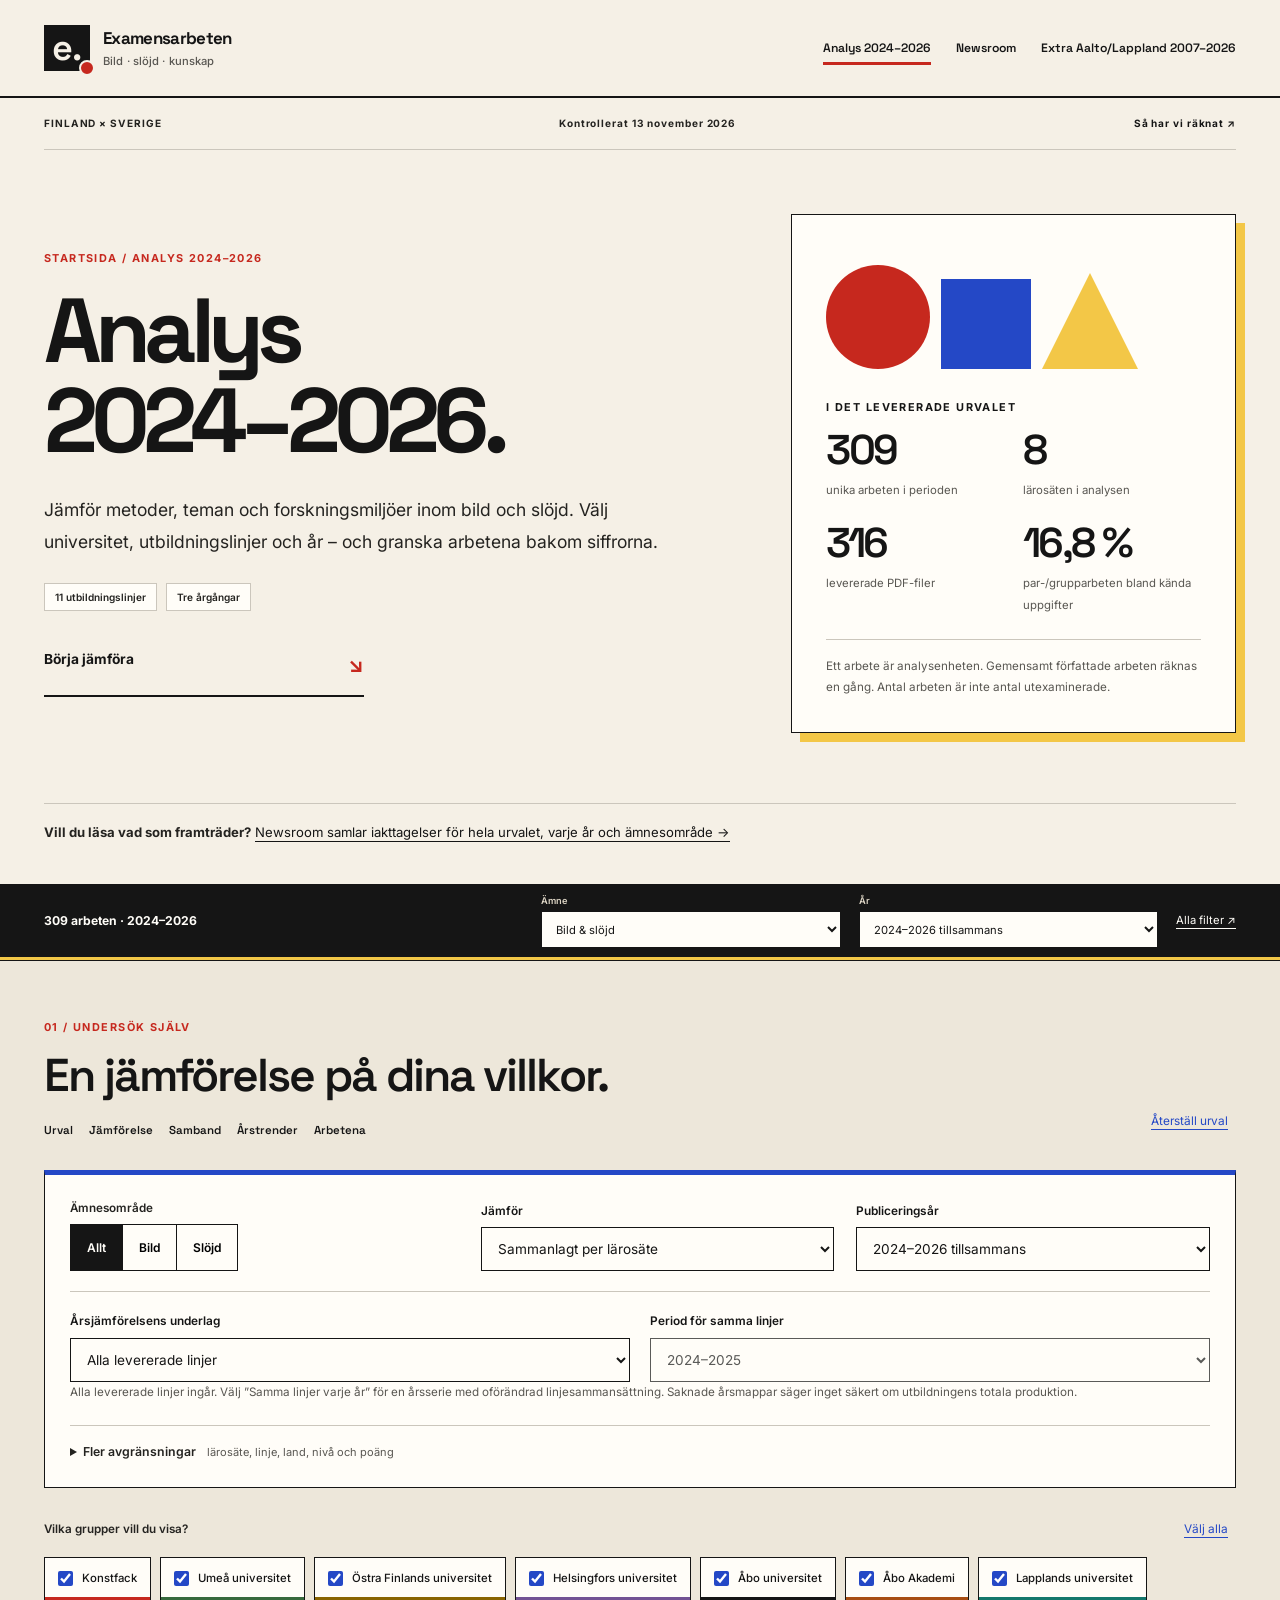
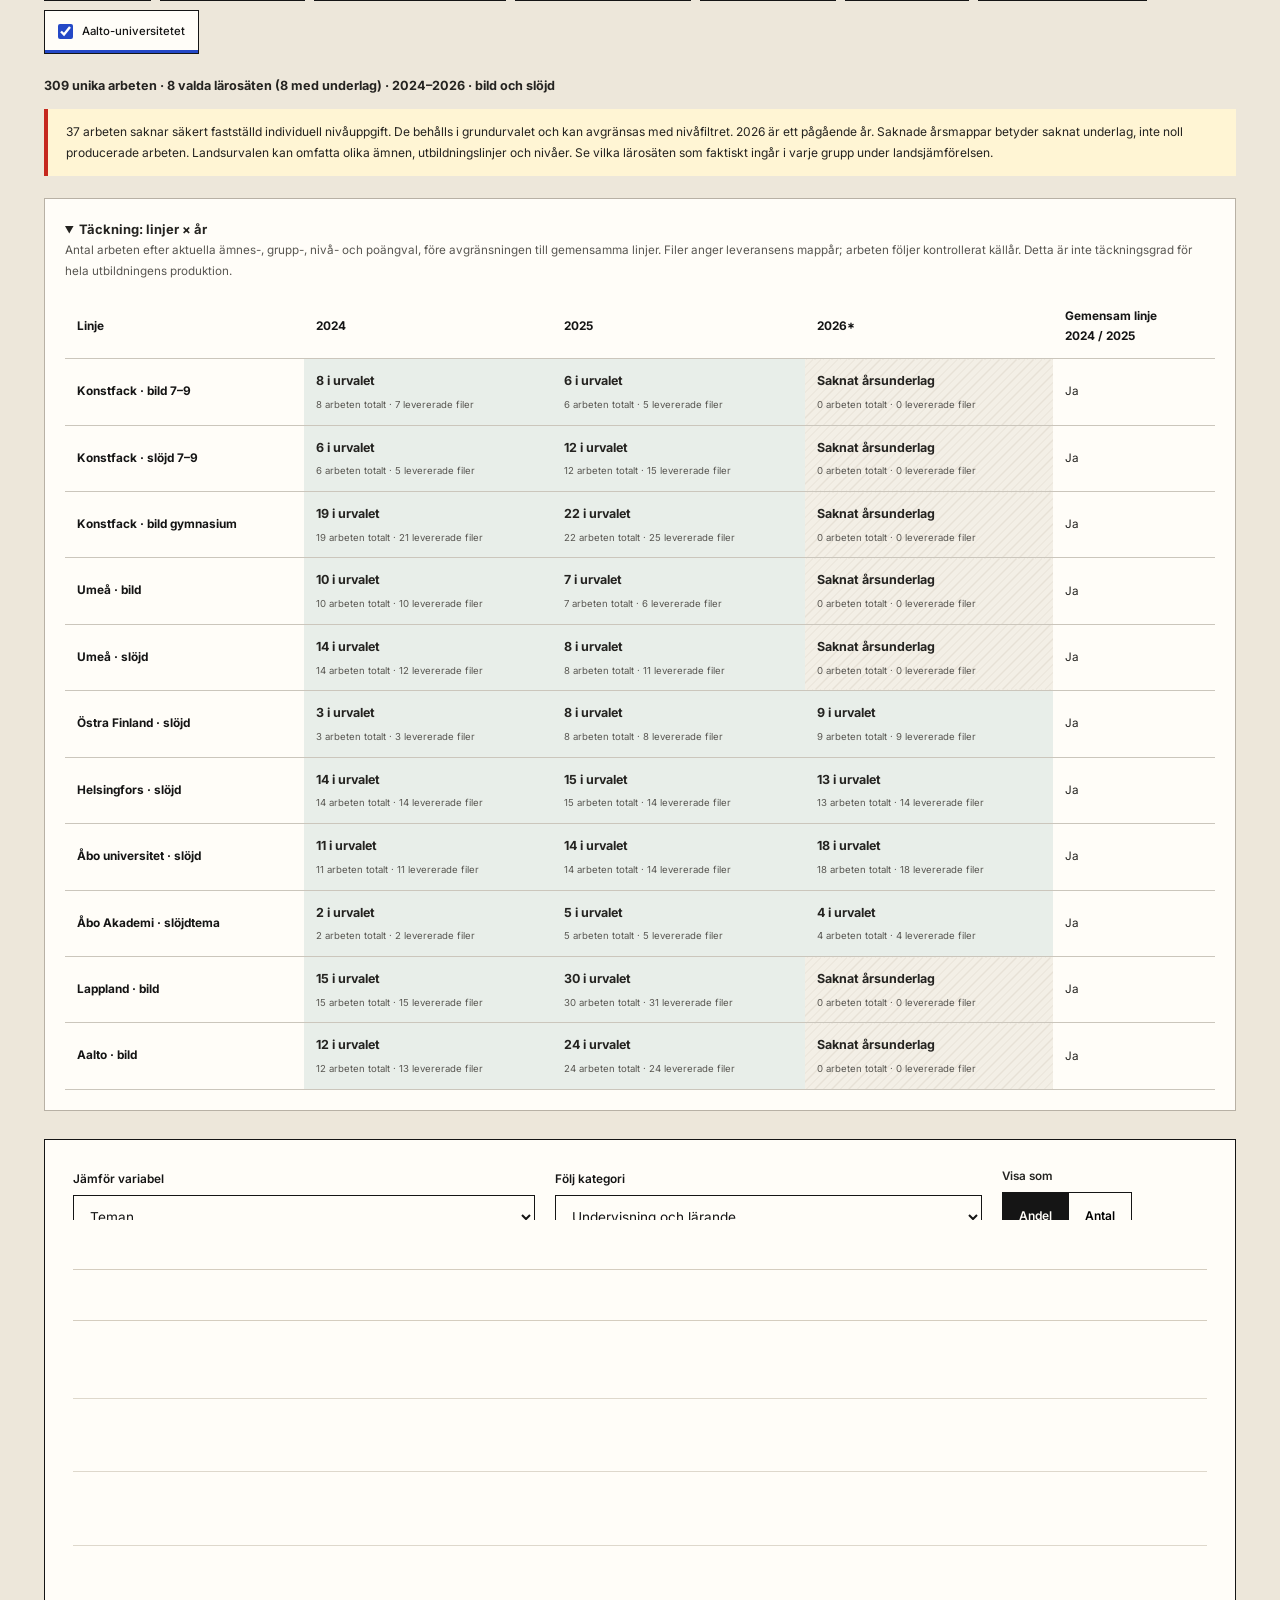
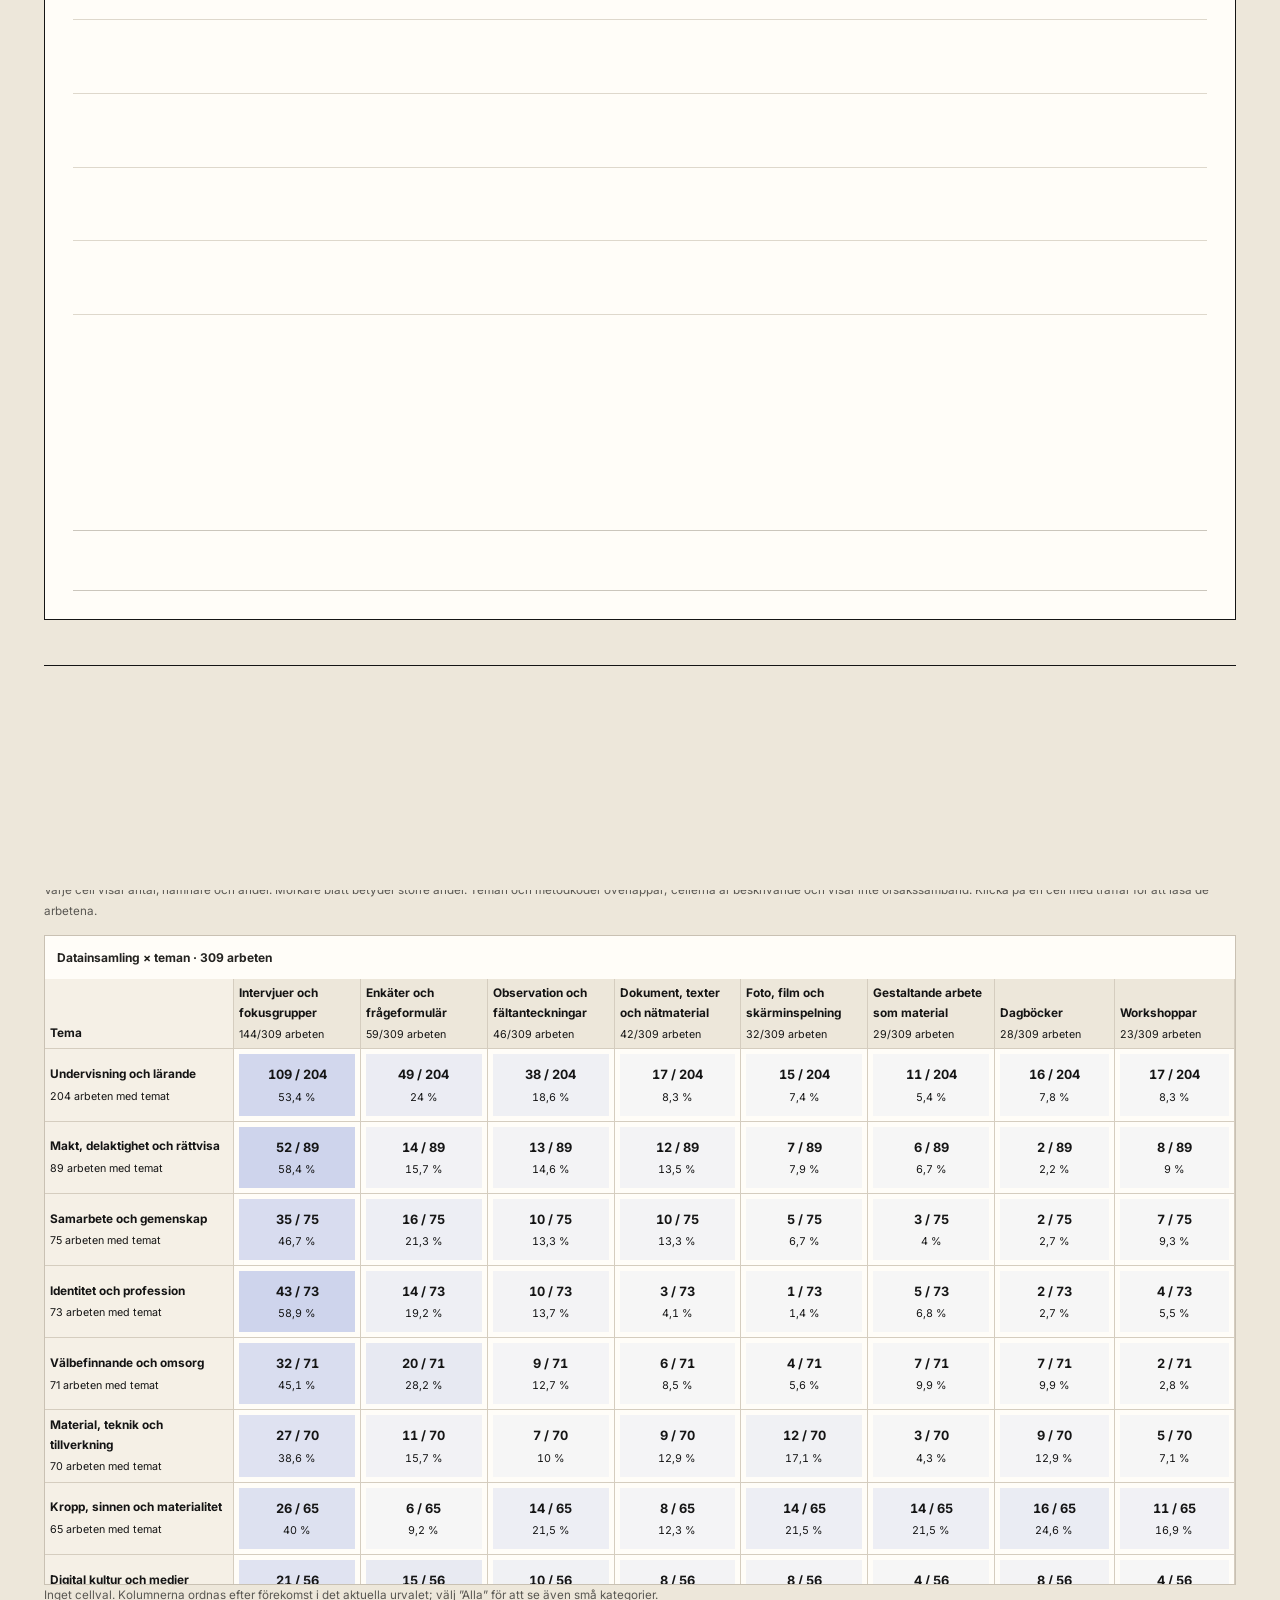
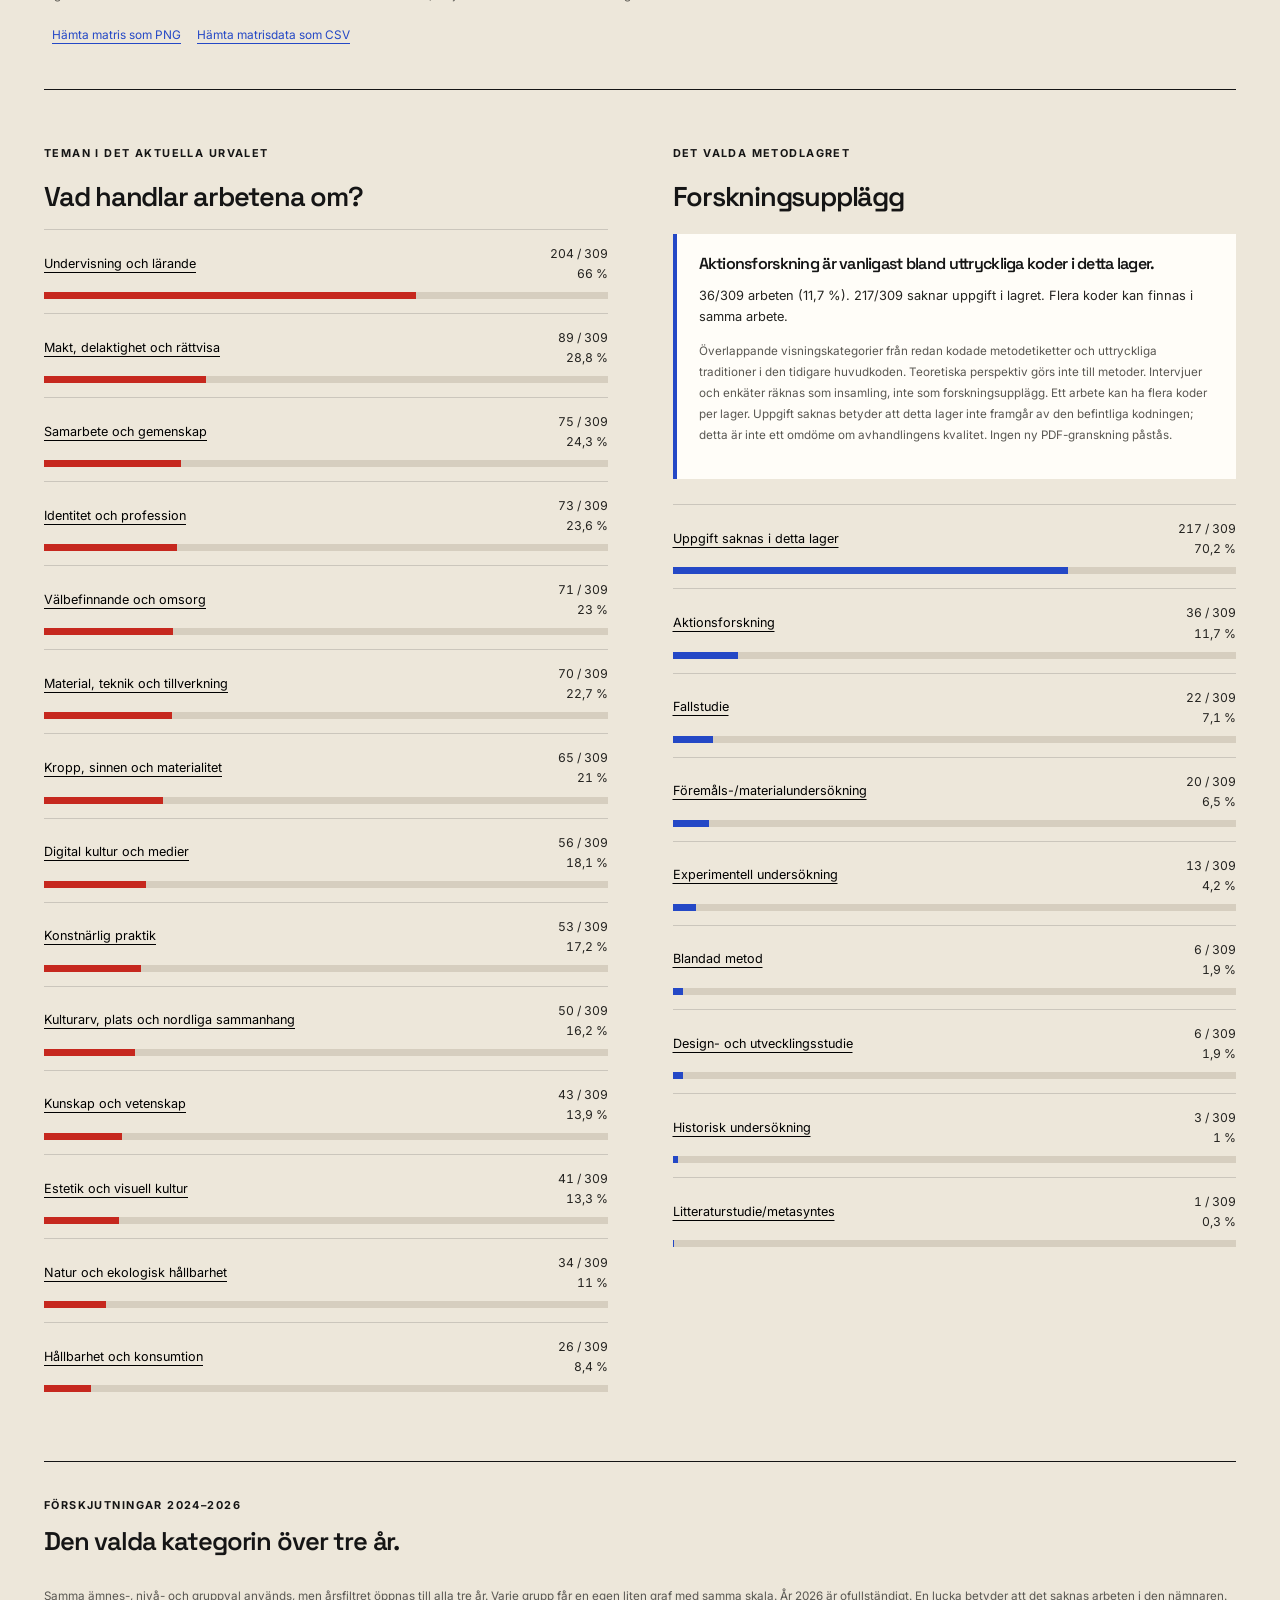
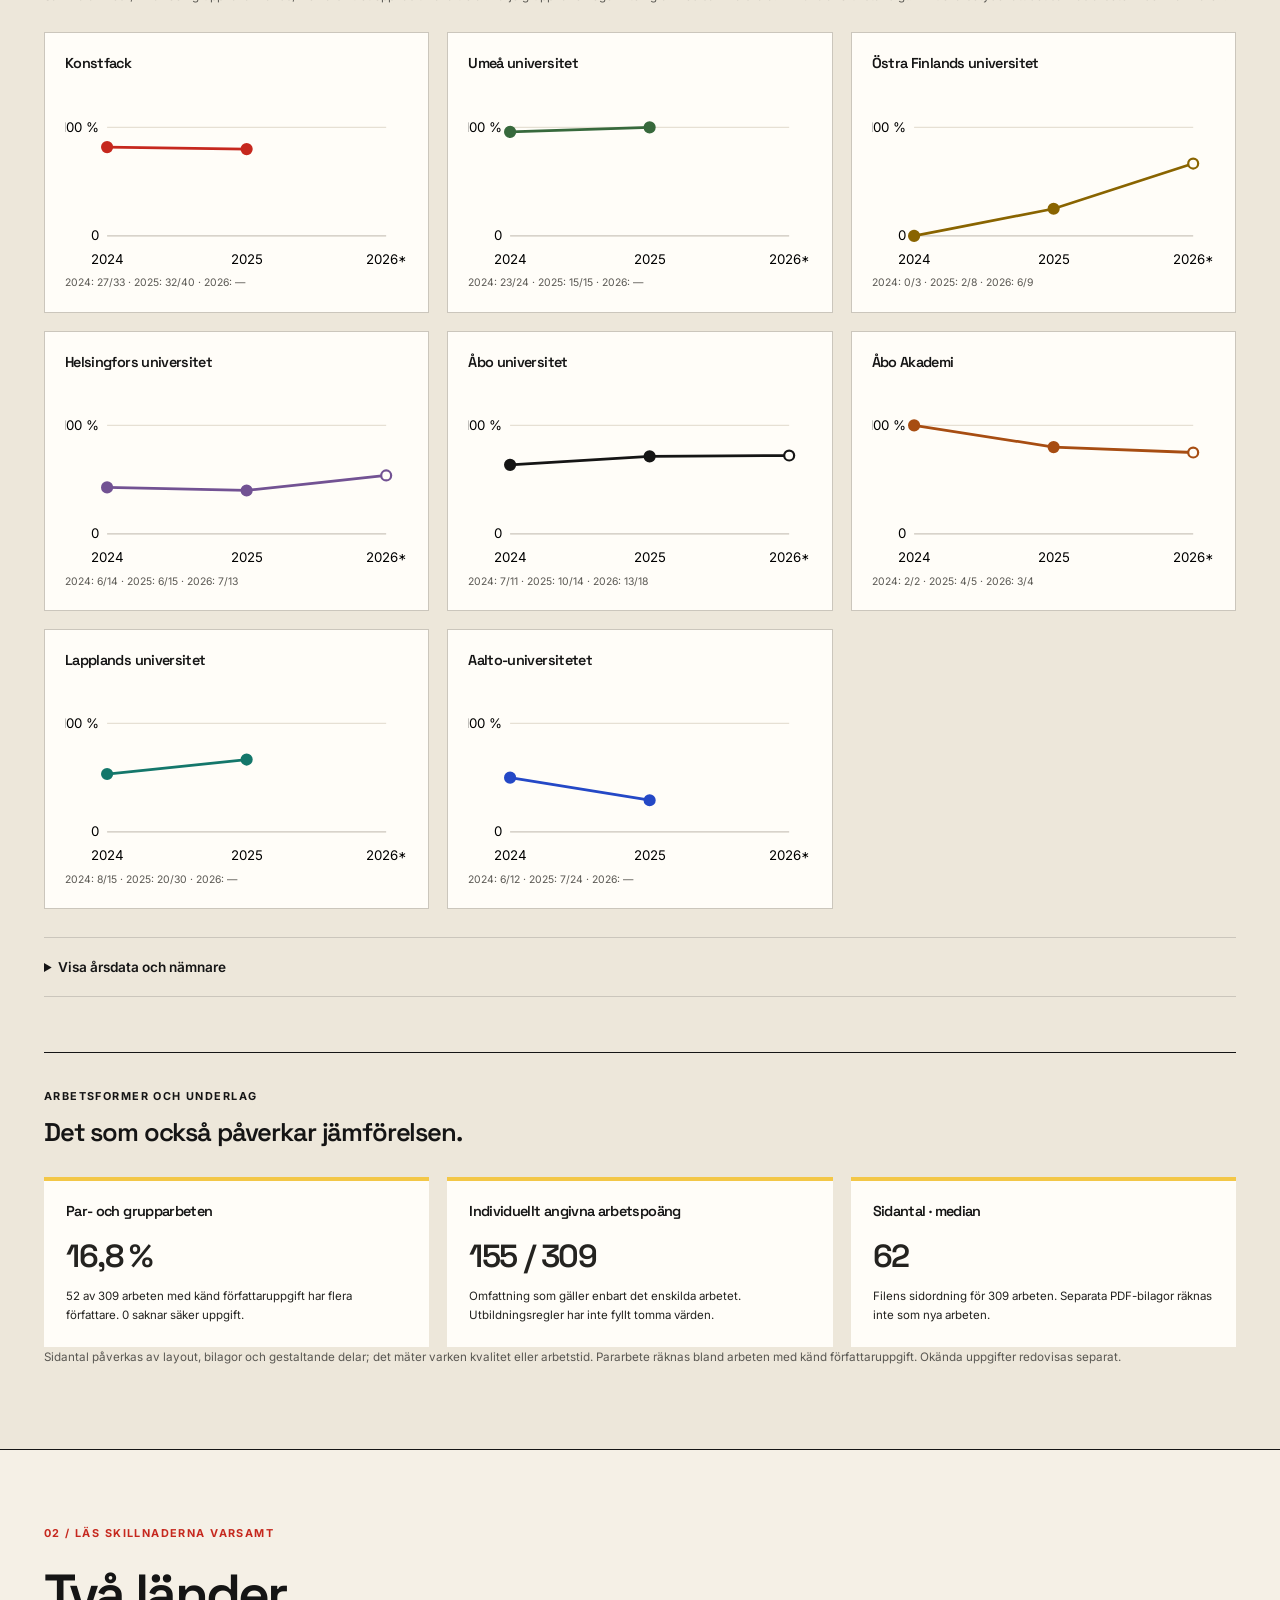
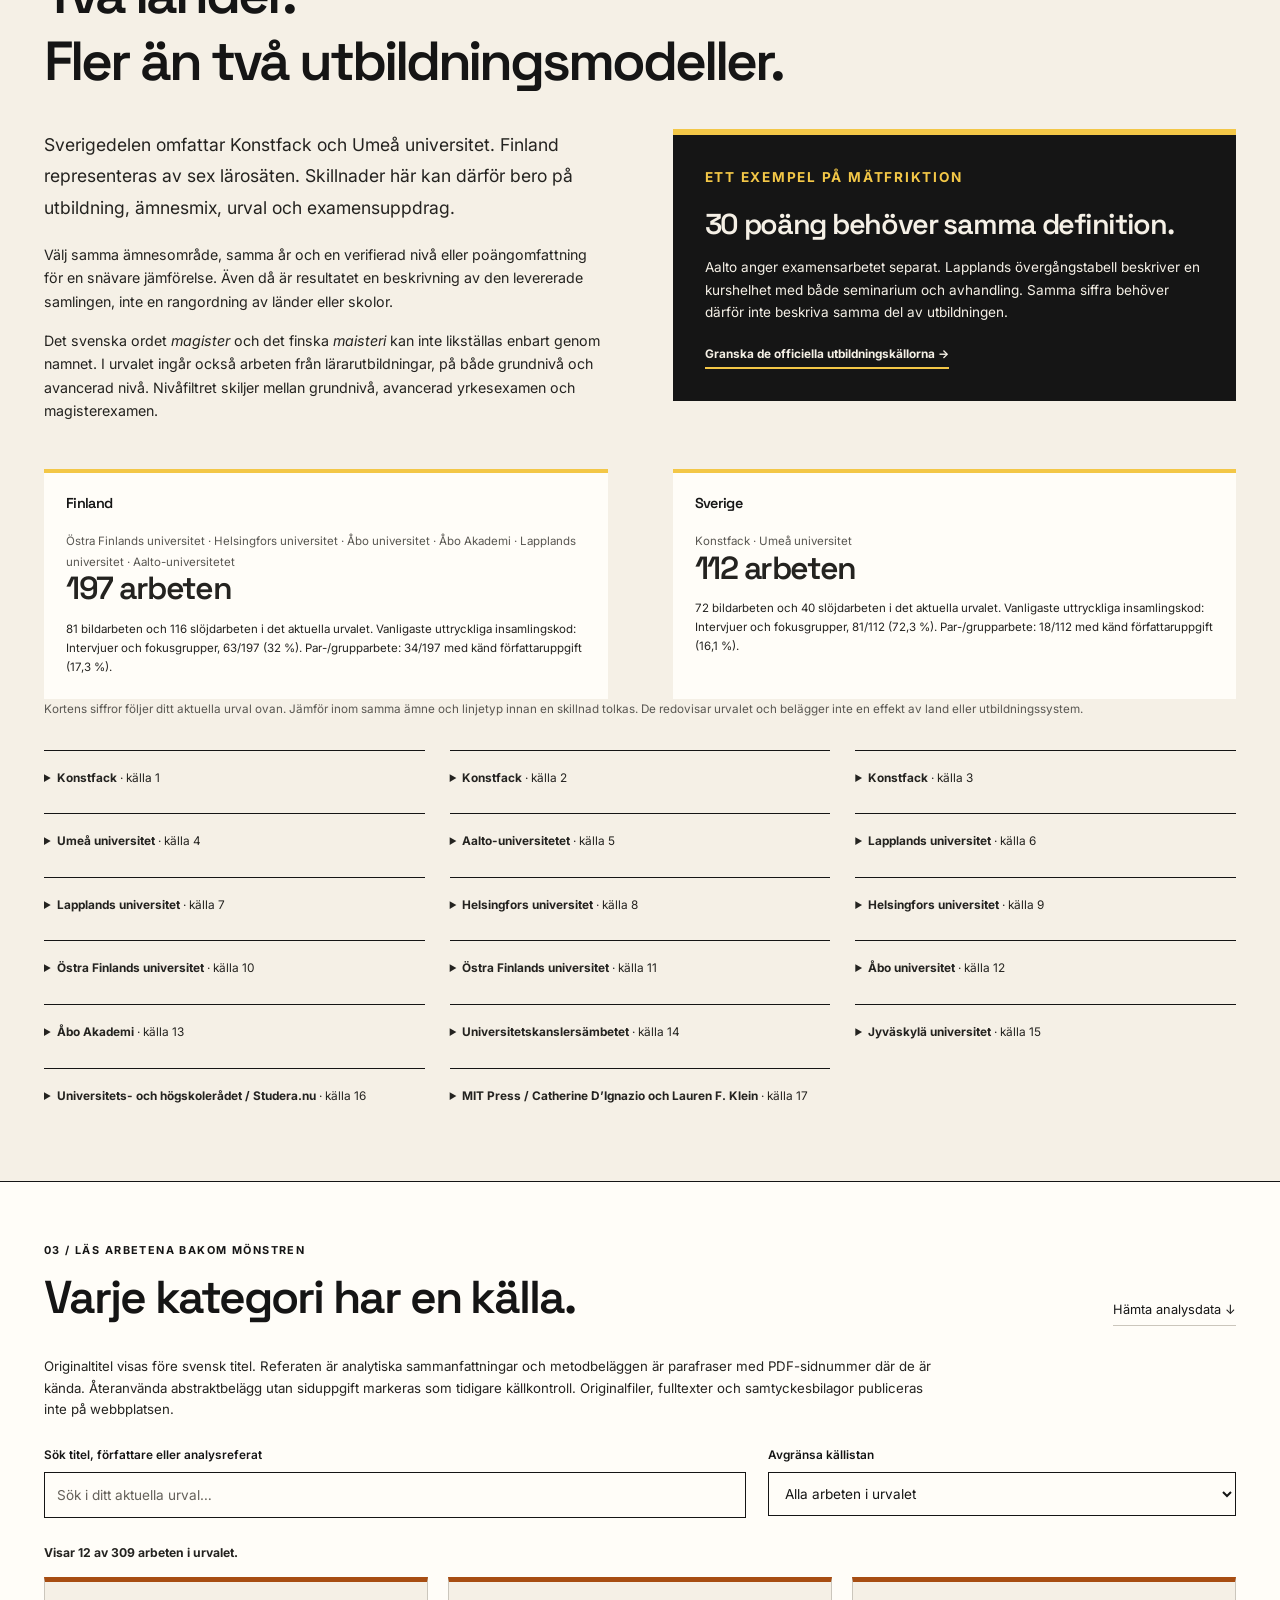
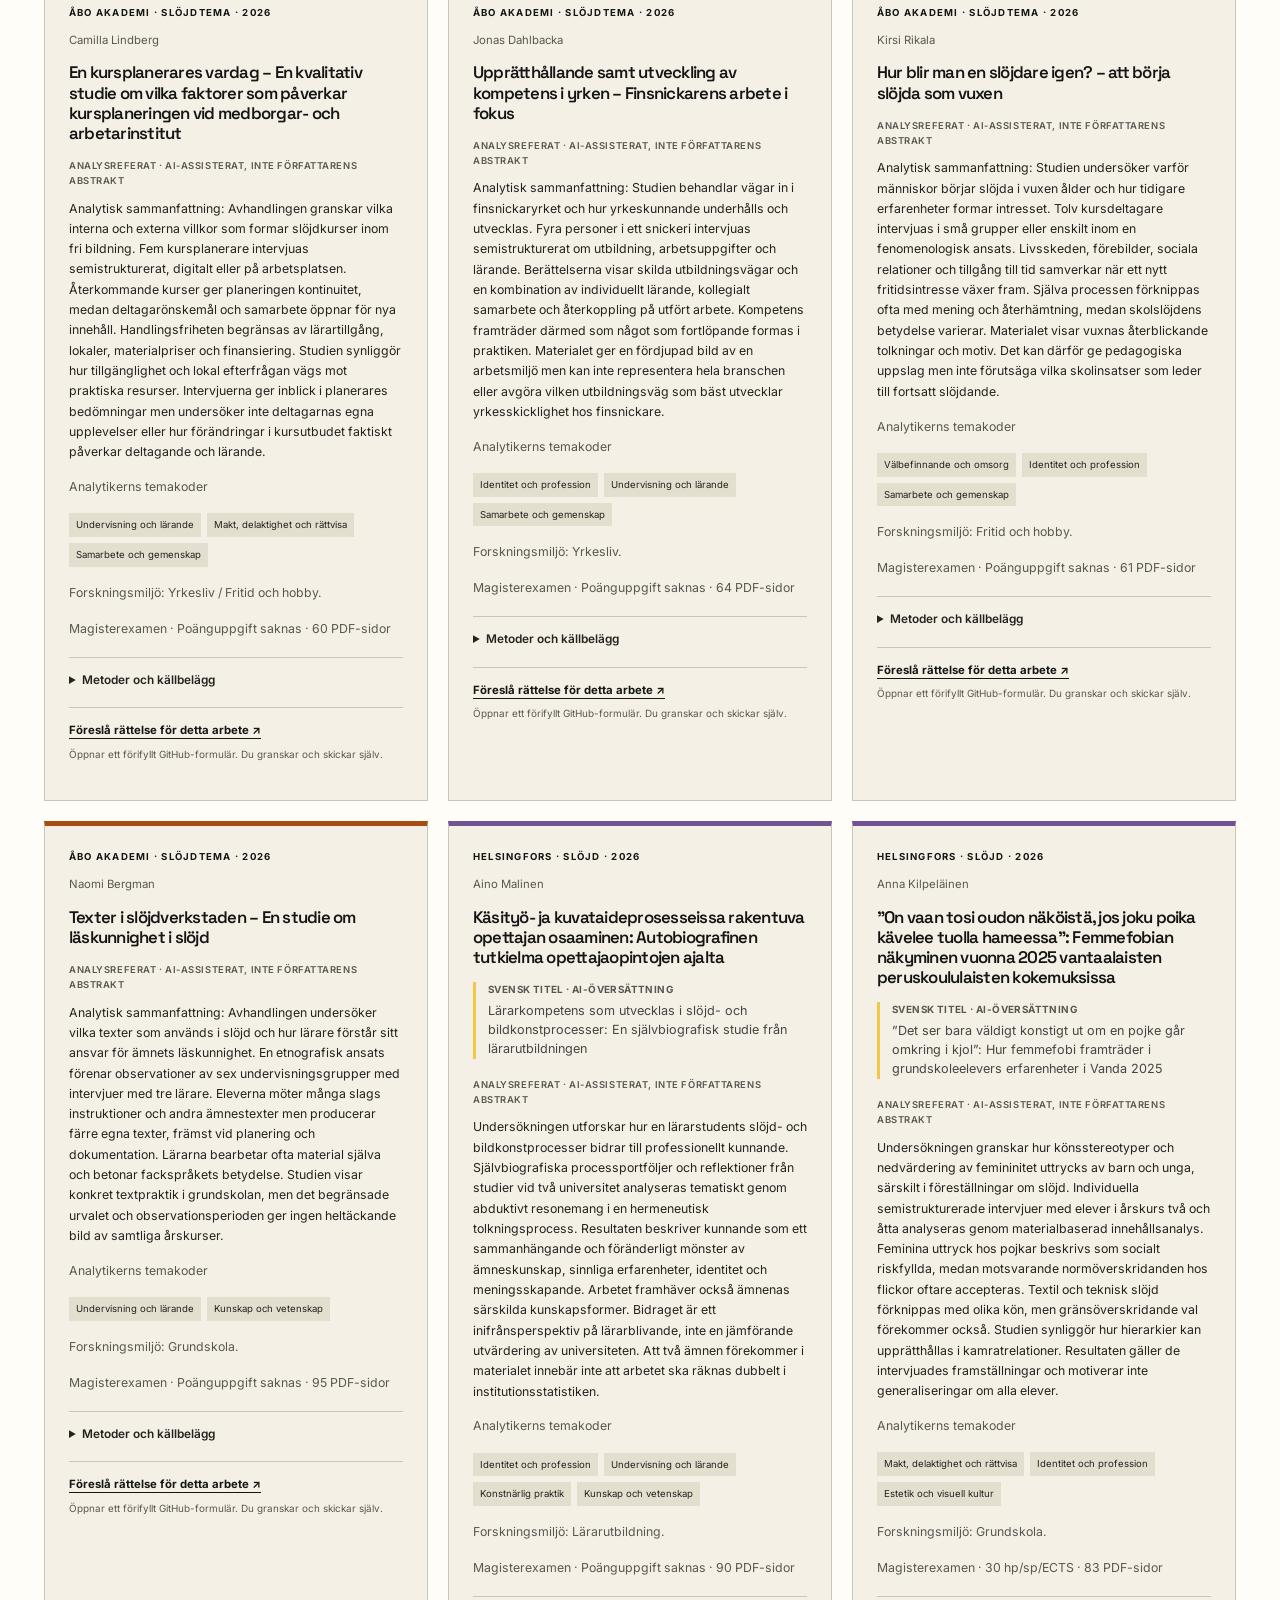
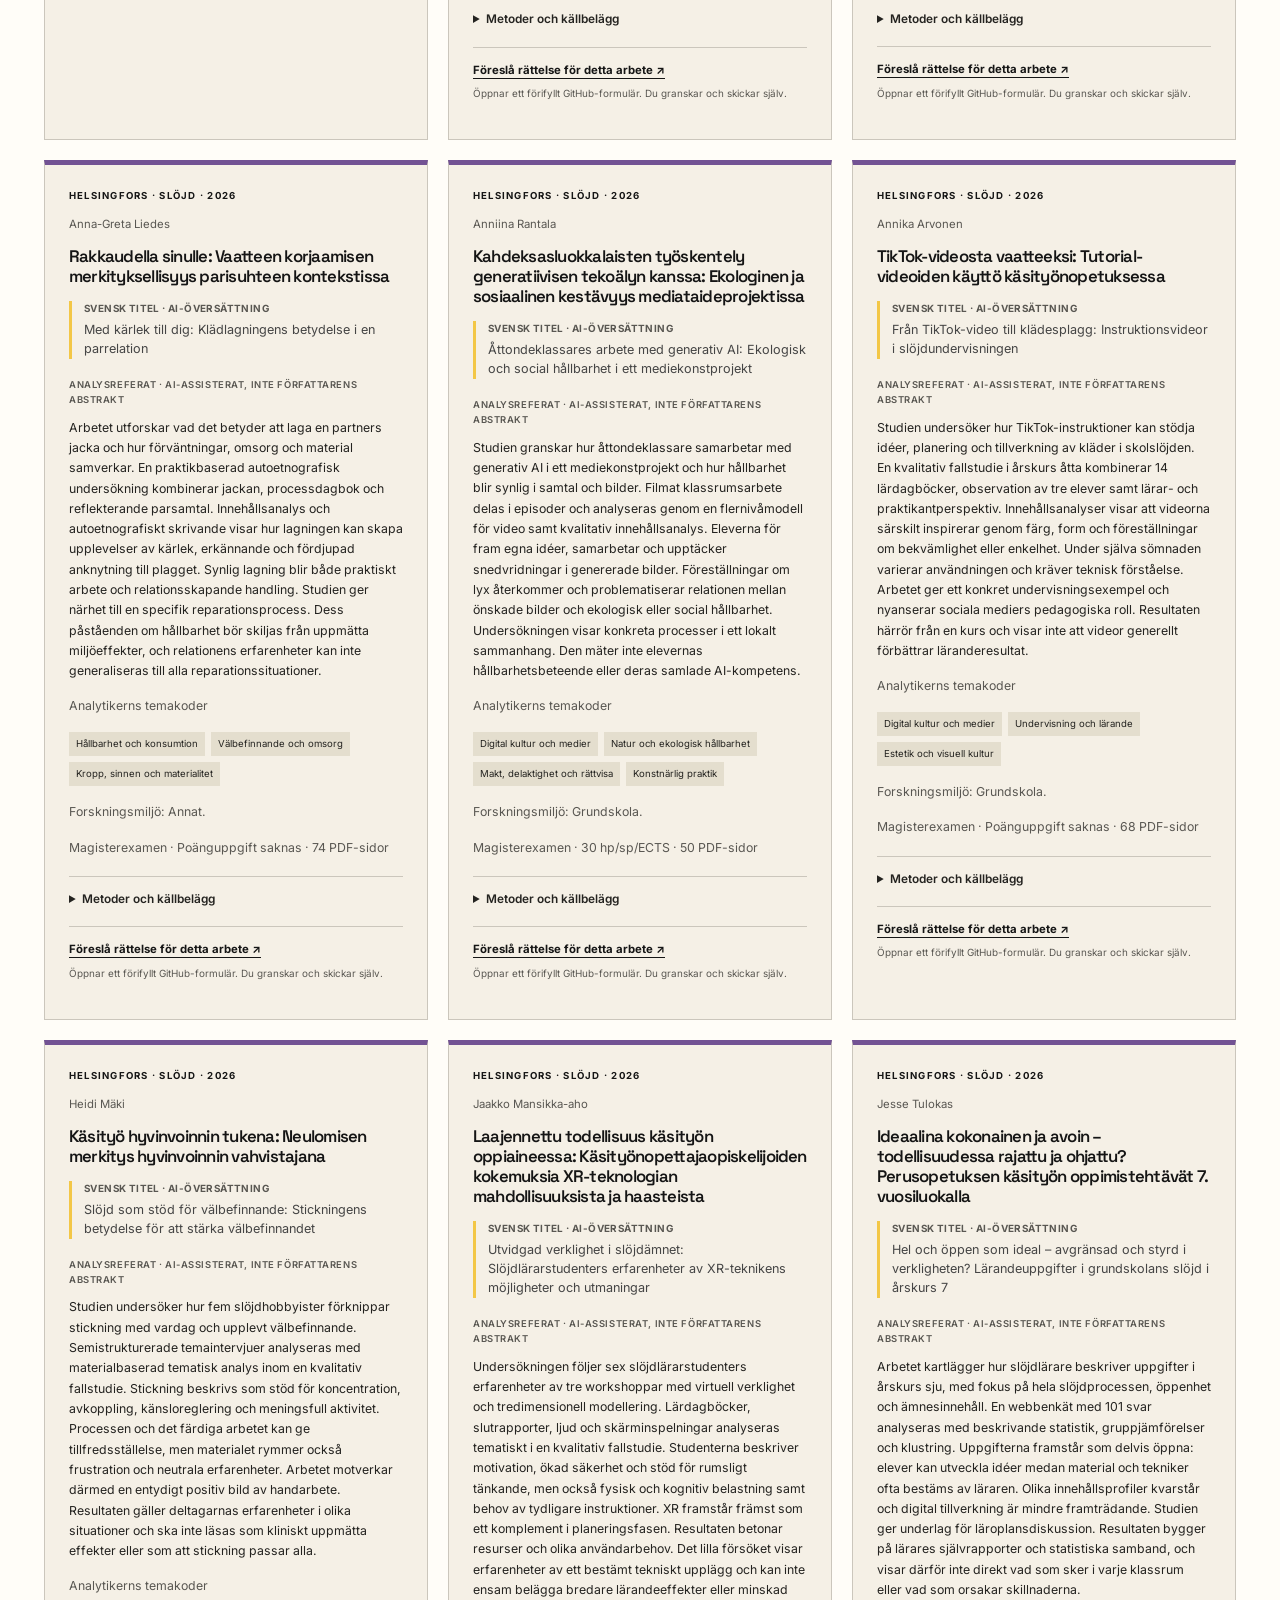
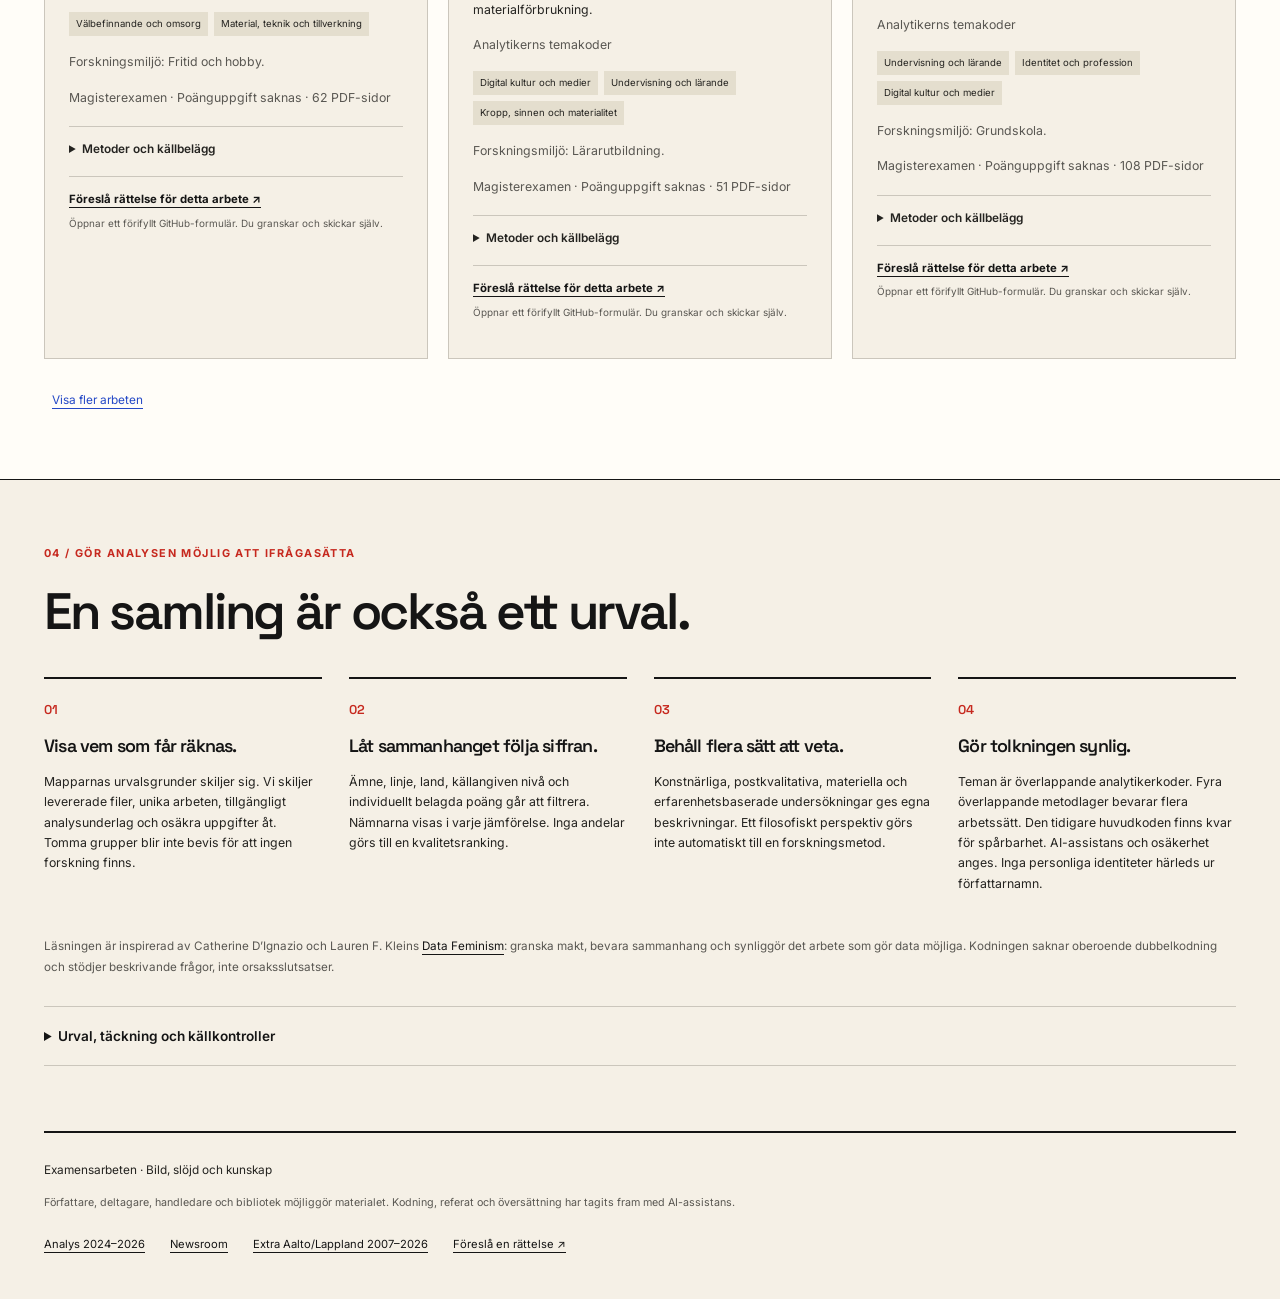
<file: docs/index.html>
<!doctype html>
<html lang="sv">
<head>
  <meta charset="utf-8"><meta name="viewport" content="width=device-width,initial-scale=1">
  <title>Analys 2024–2026 · Examensarbeten</title>
  <meta name="description" content="Jämför metoder, teman och forskningsmiljöer i examensarbeten i bild och slöjd 2024–2026. Jämför universitet, utbildningslinjer och sammanhang i Finland och Sverige.">
  <meta name="theme-color" content="#f5f0e6">
  <link rel="stylesheet" href="assets/style.css?v=2026-3"><link rel="stylesheet" href="assets/newsroom.css?v=20261109-v2d">
  <link rel="stylesheet" href="assets/analysis-v2.css?v=20261109-v2d"><script type="module" src="assets/comparison.js?v=20261113-2"></script>
</head>
<body data-page="newsroom">
<a class="skip" href="#main">Hoppa till innehållet</a>
<header class="nr-header"><div class="nr-wrap nr-masthead"><a class="brand" href="./" aria-label="Examensarbeten, analysens startsida"><span class="brand-mark" aria-hidden="true">e.</span><span>Examensarbeten<small>Bild · slöjd · kunskap</small></span></a><nav aria-label="Huvudnavigation"><a href="./" aria-current="page">Analys 2024–2026</a><a href="newsroom.html">Newsroom</a><a href="historik.html">Extra Aalto/Lappland 2007–2026</a></nav></div></header>
<main id="main">
<div class="nr-wrap nr-dateline"><span>FINLAND × SVERIGE</span><span id="nr-updated">Analys 2024–2026</span><a href="#metod">Så har vi räknat ↗</a></div>
<section class="nr-wrap nr-lead" aria-labelledby="nr-title"><div><p class="eyebrow nr-red">Startsida / Analys 2024–2026</p><h1 id="nr-title">Analys<br>2024–2026.</h1><p class="nr-deck">Jämför metoder, teman och forskningsmiljöer inom bild och slöjd. Välj universitet, utbildningslinjer och år – och granska arbetena bakom siffrorna.</p><div class="nr-scope-tags"><span id="nr-track-count" hidden></span><span>Tre årgångar</span></div><a class="nr-cta" href="#jamfor">Börja jämföra <span aria-hidden="true">↘</span></a></div><aside class="nr-front-panel" aria-label="Materialet i korthet"><div class="nr-front-shapes" aria-hidden="true"><i></i><i></i><i></i></div><p class="eyebrow">I det levererade urvalet</p><div id="nr-hero-stats"><p>Materialet laddas…</p></div><p class="nr-fine">Ett arbete är analysenheten. Gemensamt författade arbeten räknas en gång. Antal arbeten är inte antal utexaminerade.</p></aside></section>
<aside class="nr-wrap nr-route-note"><p><strong>Vill du läsa vad som framträder?</strong> <a href="newsroom.html">Newsroom samlar iakttagelser för hela urvalet, varje år och ämnesområde →</a></p></aside>
<div class="nr-sticky-bar"><div class="nr-wrap"><p id="nr-sticky-summary"></p><div><label for="nr-quick-subject">Ämne</label><select id="nr-quick-subject"><option value="all">Bild & slöjd</option><option value="bild">Bild</option><option value="slojd">Slöjd</option></select></div><div><label for="nr-quick-year">År</label><select id="nr-quick-year"></select></div><a href="#nr-filters">Alla filter ↗</a></div></div><section class="nr-explorer" id="jamfor" aria-labelledby="nr-explorer-title"><div class="nr-wrap"><div class="nr-section-heading"><div><p class="eyebrow nr-red">01 / Undersök själv</p><h2 id="nr-explorer-title">En jämförelse på dina villkor.</h2><nav class="nr-analysis-links" aria-label="Analysens delar"><a href="#nr-filters">Urval</a><a href="#nr-chart-title">Jämförelse</a><a href="#samband">Samband</a><a href="#nr-trend-charts">Årstrender</a><a href="#arbetena">Arbetena</a></nav></div><button type="button" class="quiet-button" id="nr-reset">Återställ urval</button></div>
<form id="nr-filters"><div class="nr-filter-primary"><fieldset class="nr-button-group"><legend>Ämnesområde</legend><div><button type="button" data-subject="all" aria-pressed="true">Allt</button><button type="button" data-subject="bild" aria-pressed="false">Bild</button><button type="button" data-subject="slojd" aria-pressed="false">Slöjd</button></div></fieldset><div><label for="nr-grouping">Jämför</label><select id="nr-grouping"><option value="university">Sammanlagt per lärosäte</option><option value="track">Utbildningslinjer</option><option value="country">Landets del av urvalet</option></select></div><div><label for="nr-year">Publiceringsår</label><select id="nr-year"><option value="all">2024–2026 tillsammans</option><option value="2024">2024</option><option value="2025">2025</option><option value="2026">2026 · pågående år</option></select></div></div>
<div class="nr-panel-controls"><div><label for="nr-balance">Årsjämförelsens underlag</label><select id="nr-balance"><option value="all">Alla levererade linjer</option><option value="common">Samma linjer varje år</option></select></div><div><label for="nr-period">Period för samma linjer</label><select id="nr-period"><option value="2024-2025">2024–2025</option><option value="2025-2026">2025–2026 · preliminärt</option><option value="2024-2026">2024–2026 · preliminärt</option></select></div></div><p id="nr-panel-note" class="nr-fine"></p><details class="nr-more-filters"><summary>Fler avgränsningar <span>lärosäte, linje, land, nivå och poäng</span></summary><div class="nr-filter-extra"><div><label for="nr-university">Lärosäte</label><select id="nr-university"><option value="all">Alla lärosäten</option></select></div><div><label for="nr-track">Utbildningslinje</label><select id="nr-track"><option value="all">Alla linjer i urvalet</option></select></div><div><label for="nr-country">Land</label><select id="nr-country"><option value="all">Finland och Sverige</option><option value="Finland">Finland</option><option value="Sverige">Sverige</option></select></div><div><label for="nr-degree">Källangiven nivå</label><select id="nr-degree"><option value="all">Alla nivåuppgifter</option><option value="advanced">Magister / avancerad yrkesexamen</option><option value="master">Magisterexamen</option><option value="advanced_professional">Avancerad yrkesexamen</option><option value="bachelor">Grundnivå</option><option value="unknown">Nivåuppgift saknas</option></select></div><div><label for="nr-credits">Individuellt verifierad omfattning</label><select id="nr-credits"><option value="all">Alla · även okänd omfattning</option><option value="15">15 hp/sp/ECTS · enbart arbetet</option><option value="30">30 hp/sp/ECTS · enbart arbetet</option><option value="40">40 hp/sp/ECTS · enbart arbetet</option><option value="combined">Belagd kombination: seminarium + avhandling</option><option value="unknown">Uppgift saknas</option></select></div></div><p class="nr-fine">Poäng tilldelas bara när det enskilda arbetet anger dem. Poäng för en kombination av seminarium och avhandling hålls isär från enbart avhandlingen. Saknade uppgifter betyder inte noll poäng.</p></details></form>
<div class="nr-group-picker"><div><p>Vilka grupper vill du visa?</p><button type="button" id="nr-all-groups" class="quiet-button">Välj alla</button></div><div id="nr-groups"></div></div><p id="nr-selection" class="nr-selection" role="status" aria-live="polite"></p><div id="nr-scope-note" class="nr-notice"></div><div id="nr-data-status" class="nr-notice" hidden></div>
<details class="nr-live-coverage" open><summary>Täckning: linjer × år</summary><p class="nr-fine">Antal arbeten efter aktuella ämnes-, grupp-, nivå- och poängval, före avgränsningen till gemensamma linjer. Filer anger leveransens mappår; arbeten följer kontrollerat källår. Detta är inte täckningsgrad för hela utbildningens produktion.</p><div id="nr-live-coverage" class="nr-table-scroll"></div></details><div class="nr-comparison"><div class="nr-chart-controls"><div><label for="nr-field">Jämför variabel</label><select id="nr-field"><option value="themes">Teman</option><option value="research_settings">Forskningsmiljö</option><optgroup label="Metodens fyra lager"><option value="approaches">Forskningsansats</option><option value="designs">Forskningsupplägg</option><option value="collection">Datainsamling</option><option value="analysis">Analysmetod</option></optgroup><optgroup label="Tidigare kodning, för spårbarhet"><option value="primary_method">Äldre huvudkod · en per arbete</option><option value="techniques">Äldre sammanlagda insamlings-/analyskoder</option></optgroup></select></div><div><label for="nr-category">Följ kategori</label><select id="nr-category"></select></div><fieldset class="nr-button-group nr-metric"><legend>Visa som</legend><div><button type="button" data-metric="percent" aria-pressed="true">Andel</button><button type="button" data-metric="count" aria-pressed="false">Antal</button></div></fieldset></div><details class="nr-layer-guide"><summary>Vad skiljer metodens fyra lager åt?</summary><p><strong>Ansats:</strong> hur kunskap förstås, exempelvis postkvalitativ eller fenomenologisk. <strong>Upplägg:</strong> hur undersökningen organiseras, exempelvis fallstudie eller aktionsforskning. <strong>Insamling:</strong> hur material blir till, exempelvis intervjuer och dagböcker. <strong>Analys:</strong> hur material bearbetas, exempelvis innehållsanalys eller diffraktiv läsning.</p><p>Konstbaserad aktionsforskning kan ge konstbaserad ansats och aktionsforskningsupplägg. Intervjuer kan samtidigt ingå som insamling. Flera koder per lager är möjliga; saknad uppgift är en egen kategori. Grupperingen använder redan kodade etiketter. Ingen ny oberoende granskning har gjorts.</p><p><a href="https://github.com/tdufva/examnesarbete/blob/main/docs/assets/method-layers.mjs">Se visningsregler och version ↗</a></p></details><h3 id="nr-chart-title"></h3><div id="nr-comparison-chart"></div><p class="nr-fine" id="nr-chart-note"></p><div class="nr-export-actions"><button type="button" id="nr-png" class="quiet-button">Hämta diagram som PNG</button><button type="button" id="nr-csv" class="quiet-button">Hämta diagramdata som CSV</button><span id="nr-export-status" role="status"></span></div><details id="nr-export-preview-panel" class="nr-export-preview" hidden><summary>Förhandsgranska skapad PNG</summary><img id="nr-export-preview" alt="Skapad jämförelsebild med källnot och nämnare"><a id="nr-export-save" download="examensarbeten-jamforelse.png">Spara den förhandsgranskade bilden ↓</a></details><details class="data-details"><summary>Visa jämförelsens exakta data</summary><div id="nr-comparison-table" class="nr-table-scroll"></div></details></div>
<section class="nr-matrix-section" id="samband"><p class="eyebrow">Samband i urvalet</p><h3>Vilka metoder möter vilka teman?</h3><div class="nr-matrix-controls"><div><label for="nr-matrix-field">Metodlager i kolumnerna</label><select id="nr-matrix-field"><option value="collection">Datainsamling</option><option value="analysis">Analysmetod</option><option value="approaches">Forskningsansats</option><option value="designs">Forskningsupplägg</option></select></div><div><label for="nr-matrix-normalization">Cellens nämnare</label><select id="nr-matrix-normalization"><option value="theme">Arbeten med radens tema</option><option value="all">Alla arbeten i urvalet</option></select></div><div><label for="nr-matrix-limit">Visa metodkategorier</label><select id="nr-matrix-limit"><option value="8">De åtta vanligaste</option><option value="0">Alla · även små kategorier</option></select></div></div><p class="nr-fine">Varje cell visar antal, nämnare och andel. Mörkare blått betyder större andel. Teman och metodkoder överlappar; cellerna är beskrivande och visar inte orsakssamband. Klicka på en cell med träffar för att läsa de arbetena.</p><div id="nr-matrix" class="nr-matrix-scroll" tabindex="0" aria-label="Teman och metodlager, vågrätt rullbar tabell"></div><p id="nr-matrix-selection" class="nr-fine" role="status"></p><button type="button" id="nr-matrix-clear" class="quiet-button" hidden>Rensa cellval</button><button type="button" id="nr-matrix-png" class="quiet-button">Hämta matris som PNG</button><span id="nr-matrix-export-status" role="status"></span><details id="nr-matrix-preview-panel" class="nr-export-preview" hidden><summary>Förhandsgranska skapad matris-PNG</summary><img id="nr-matrix-preview" alt="Skapad matris med cellernas antal och nämnare"><a id="nr-matrix-save" download="examensarbeten-matris.png">Spara den förhandsgranskade bilden ↓</a></details><button type="button" id="nr-matrix-csv" class="quiet-button">Hämta matrisdata som CSV</button></section><div class="nr-two-columns nr-distributions"><section><p class="eyebrow">Teman i det aktuella urvalet</p><h3>Vad handlar arbetena om?</h3><div id="nr-theme-ranking"></div></section><section><p class="eyebrow">Det valda metodlagret</p><h3 id="nr-method-heading">Hur undersöks frågorna?</h3><div id="nr-method-reading" class="nr-reading"></div><div id="nr-method-ranking"></div></section></div>
<section class="nr-trends"><div class="nr-section-heading"><div><p class="eyebrow">Förskjutningar 2024–2026</p><h3>Den valda kategorin över tre år.</h3></div></div><p class="nr-fine">Samma ämnes-, nivå- och gruppval används, men årsfiltret öppnas till alla tre år. Varje grupp får en egen liten graf med samma skala. År 2026 är ofullständigt. En lucka betyder att det saknas arbeten i den nämnaren.</p><div id="nr-trend-charts" class="nr-small-multiples"></div><details class="data-details"><summary>Visa årsdata och nämnare</summary><div id="nr-trend-table" class="nr-table-scroll"></div></details></section>
<section class="nr-working-forms"><div class="nr-section-heading"><div><p class="eyebrow">Arbetsformer och underlag</p><h3>Det som också påverkar jämförelsen.</h3></div></div><div id="nr-working-forms"></div><p class="nr-fine">Sidantal påverkas av layout, bilagor och gestaltande delar; det mäter varken kvalitet eller arbetstid. Pararbete räknas bland arbeten med känd författaruppgift. Okända uppgifter redovisas separat.</p></section>
</div></section>
<section class="nr-wrap nr-countries" id="lander"><p class="eyebrow nr-red">02 / Läs skillnaderna varsamt</p><h2>Två länder.<br>Fler än två utbildningsmodeller.</h2><div class="nr-two-columns"><div><p class="nr-deck">Sverigedelen omfattar Konstfack och Umeå universitet. Finland representeras av sex lärosäten. Skillnader här kan därför bero på utbildning, ämnesmix, urval och examensuppdrag.</p><p>Välj samma ämnesområde, samma år och en verifierad nivå eller poängomfattning för en snävare jämförelse. Även då är resultatet en beskrivning av den levererade samlingen, inte en rangordning av länder eller skolor.</p><p>Det svenska ordet <em>magister</em> och det finska <em>maisteri</em> kan inte likställas enbart genom namnet. I urvalet ingår också arbeten från lärarutbildningar, på både grundnivå och avancerad nivå. Nivåfiltret skiljer mellan grundnivå, avancerad yrkesexamen och magisterexamen.</p></div><aside class="nr-context-card"><p class="eyebrow">Ett exempel på mätfriktion</p><h3>30 poäng behöver samma definition.</h3><p>Aalto anger examensarbetet separat. Lapplands övergångstabell beskriver en kurshelhet med både seminarium och avhandling. Samma siffra behöver därför inte beskriva samma del av utbildningen.</p><a class="text-link" href="#nr-context-sources">Granska de officiella utbildningskällorna →</a></aside></div><div id="nr-country-reading" class="nr-two-columns"></div><p class="nr-fine">Kortens siffror följer ditt aktuella urval ovan. Jämför inom samma ämne och linjetyp innan en skillnad tolkas. De redovisar urvalet och belägger inte en effekt av land eller utbildningssystem.</p><div id="nr-context-sources" class="nr-source-context"></div></section>
<section class="nr-evidence-section" id="arbetena"><div class="nr-wrap"><div class="nr-section-heading"><div><p class="eyebrow">03 / Läs arbetena bakom mönstren</p><h2>Varje kategori har en källa.</h2></div><a class="download-link" href="data/newsroom.json" download>Hämta analysdata ↓</a></div><p>Originaltitel visas före svensk titel. Referaten är analytiska sammanfattningar och metodbeläggen är parafraser med PDF-sidnummer där de är kända. Återanvända abstraktbelägg utan siduppgift markeras som tidigare källkontroll. Originalfiler, fulltexter och samtyckesbilagor publiceras inte på webbplatsen.</p><div class="nr-source-filters"><div><label for="nr-search">Sök titel, författare eller analysreferat</label><input id="nr-search" type="search" placeholder="Sök i ditt aktuella urval…"></div><div><label for="nr-evidence-filter">Avgränsa källistan</label><select id="nr-evidence-filter"><option value="all">Alla arbeten i urvalet</option><option value="category">Endast den valda kategorin</option><option value="matrix">Arbeten i vald matriscell</option><option value="limited">Arbeten med osäkrare metodunderlag</option></select></div></div><p id="nr-work-focus" class="nr-fine"></p><button type="button" id="nr-work-clear" class="quiet-button" hidden>Visa hela källurvalet</button><p id="nr-results-count" role="status" aria-live="polite"></p><div id="nr-work-list" class="nr-work-list"></div><button type="button" class="quiet-button" id="nr-more">Visa fler arbeten</button></div></section>
<section class="nr-wrap nr-method" id="metod"><p class="eyebrow nr-red">04 / Gör analysen möjlig att ifrågasätta</p><h2>En samling är också ett urval.</h2><div class="nr-principles"><article><span>01</span><h3>Visa vem som får räknas.</h3><p>Mapparnas urvalsgrunder skiljer sig. Vi skiljer levererade filer, unika arbeten, tillgängligt analysunderlag och osäkra uppgifter åt. Tomma grupper blir inte bevis för att ingen forskning finns.</p></article><article><span>02</span><h3>Låt sammanhanget följa siffran.</h3><p>Ämne, linje, land, källangiven nivå och individuellt belagda poäng går att filtrera. Nämnarna visas i varje jämförelse. Inga andelar görs till en kvalitetsranking.</p></article><article><span>03</span><h3>Behåll flera sätt att veta.</h3><p>Konstnärliga, postkvalitativa, materiella och erfarenhetsbaserade undersökningar ges egna beskrivningar. Ett filosofiskt perspektiv görs inte automatiskt till en forskningsmetod.</p></article><article><span>04</span><h3>Gör tolkningen synlig.</h3><p>Teman är överlappande analytikerkoder. Fyra överlappande metodlager bevarar flera arbetssätt. Den tidigare huvudkoden finns kvar för spårbarhet. AI-assistans och osäkerhet anges. Inga personliga identiteter härleds ur författarnamn.</p></article></div><p class="nr-fine">Läsningen är inspirerad av Catherine D’Ignazio och Lauren F. Kleins <a href="https://data-feminism.mitpress.mit.edu/pub/frfa9szd/release/6" target="_blank" rel="noopener">Data Feminism</a>: granska makt, bevara sammanhang och synliggör det arbete som gör data möjliga. Kodningen saknar oberoende dubbelkodning och stödjer beskrivande frågor, inte orsaksslutsatser.</p><details class="data-details"><summary>Urval, täckning och källkontroller</summary><div id="nr-coverage-notes"></div><div id="nr-coverage-table" class="nr-table-scroll"></div><div id="nr-audit"></div></details></section>
</main><footer class="nr-wrap nr-footer"><p>Examensarbeten · Bild, slöjd och kunskap</p><p>Författare, deltagare, handledare och bibliotek möjliggör materialet. Kodning, referat och översättning har tagits fram med AI-assistans.</p><div><a href="./">Analys 2024–2026</a><a href="newsroom.html">Newsroom</a><a href="historik.html">Extra Aalto/Lappland 2007–2026</a><a href="https://github.com/tdufva/examnesarbete/issues/new?template=korrigering.yml">Föreslå en rättelse ↗</a></div></footer>
</body></html>
</file>
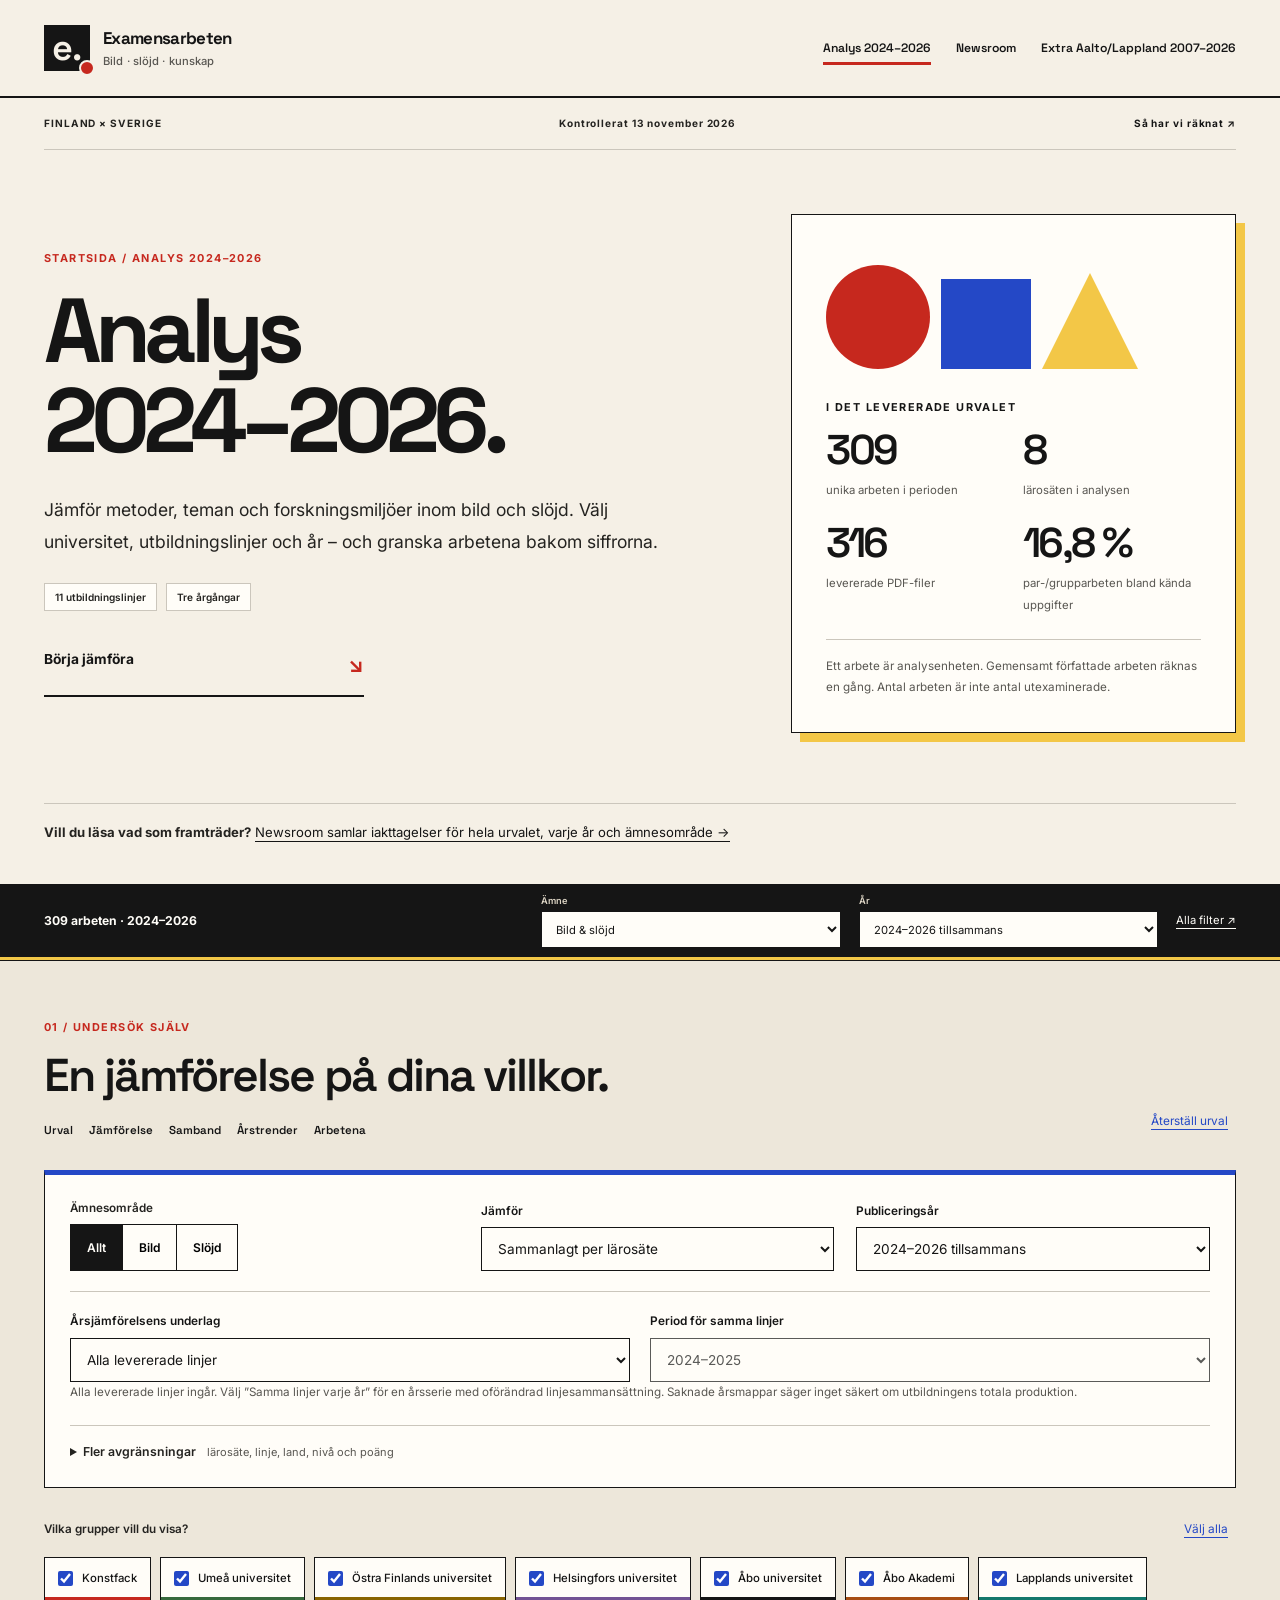
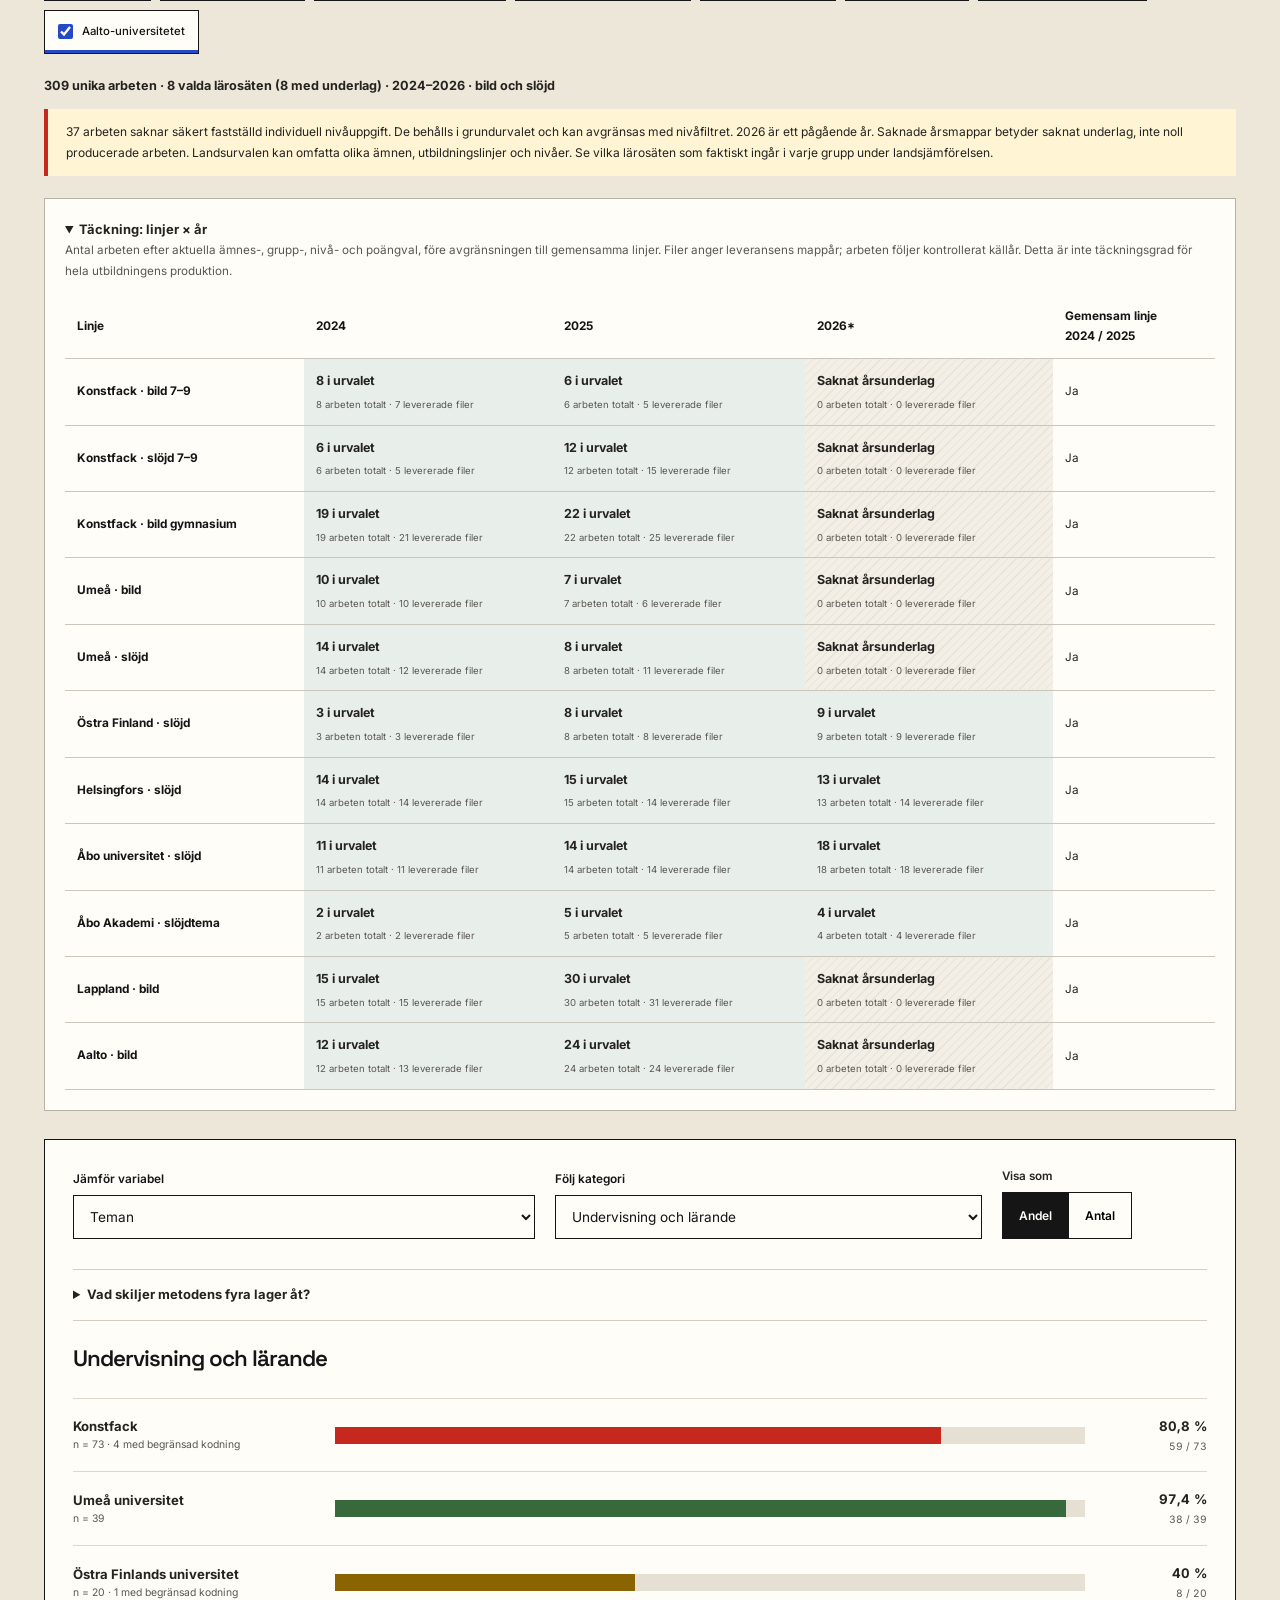
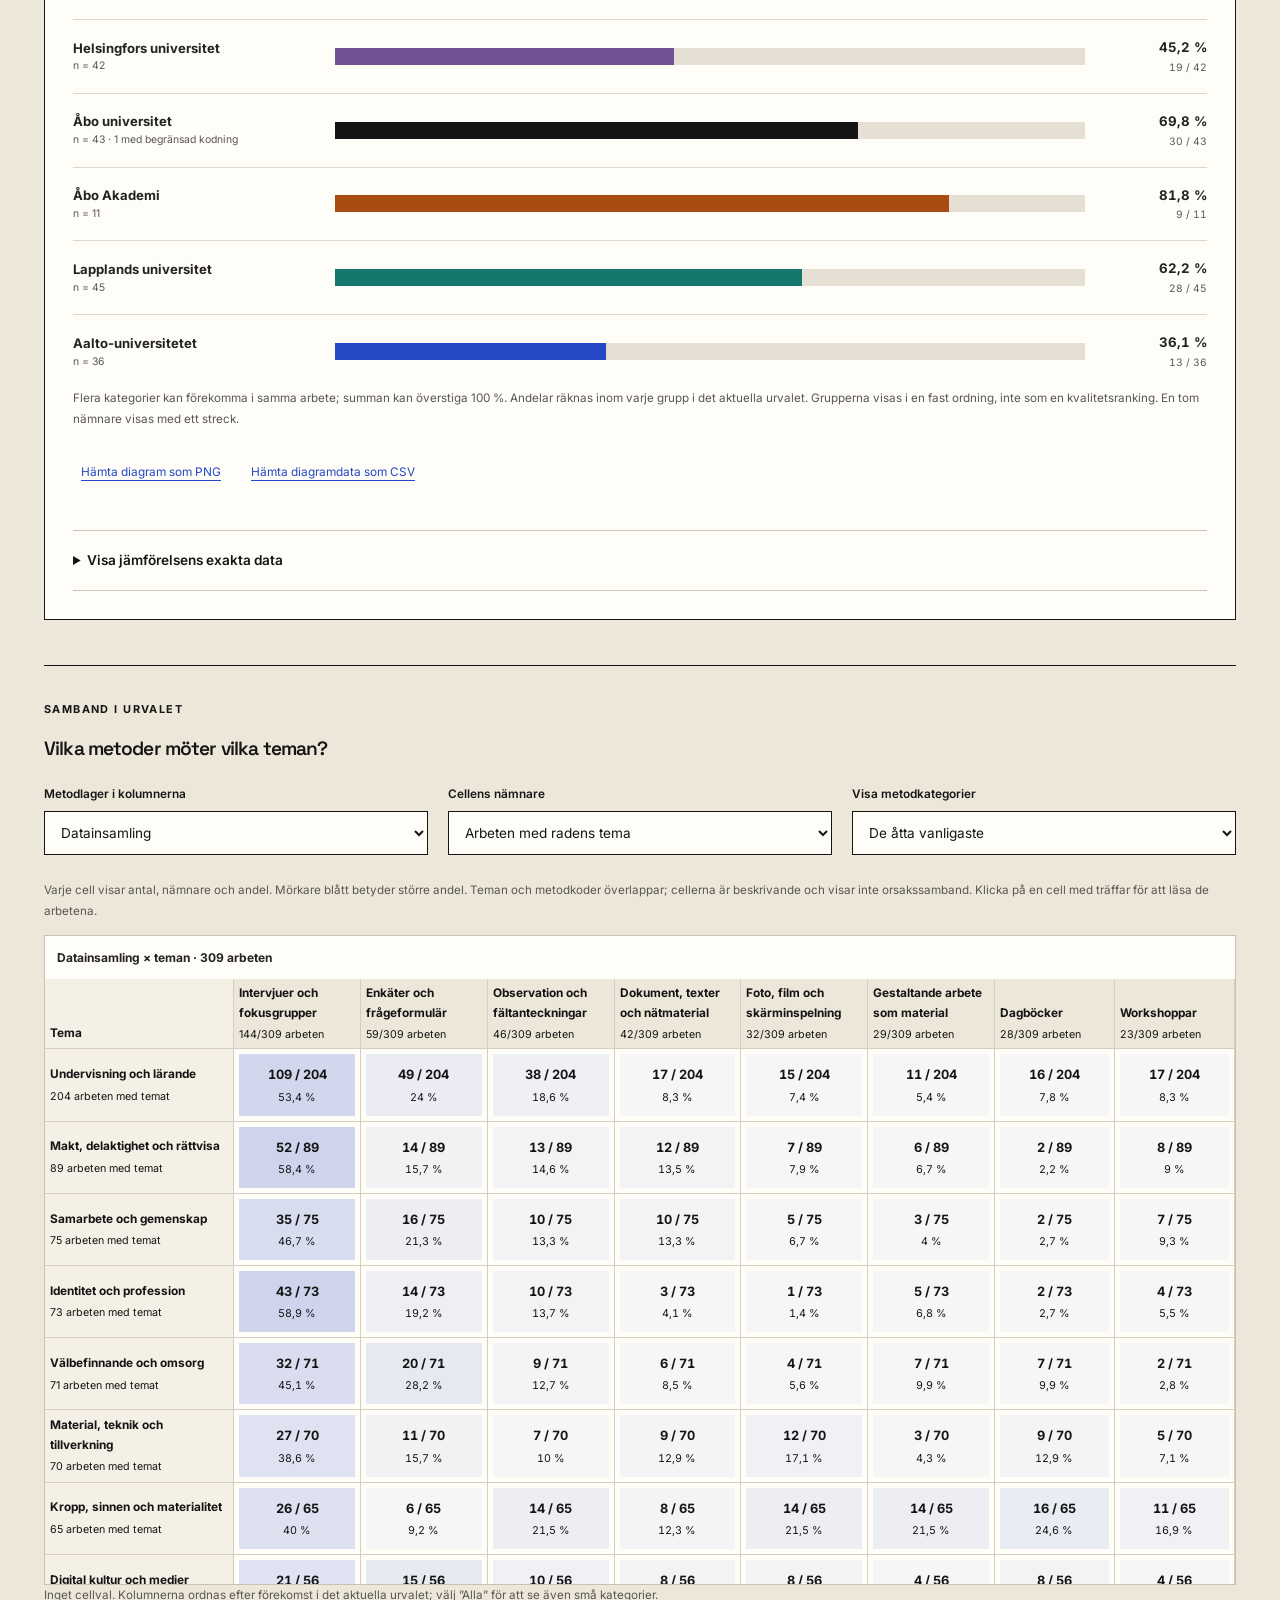
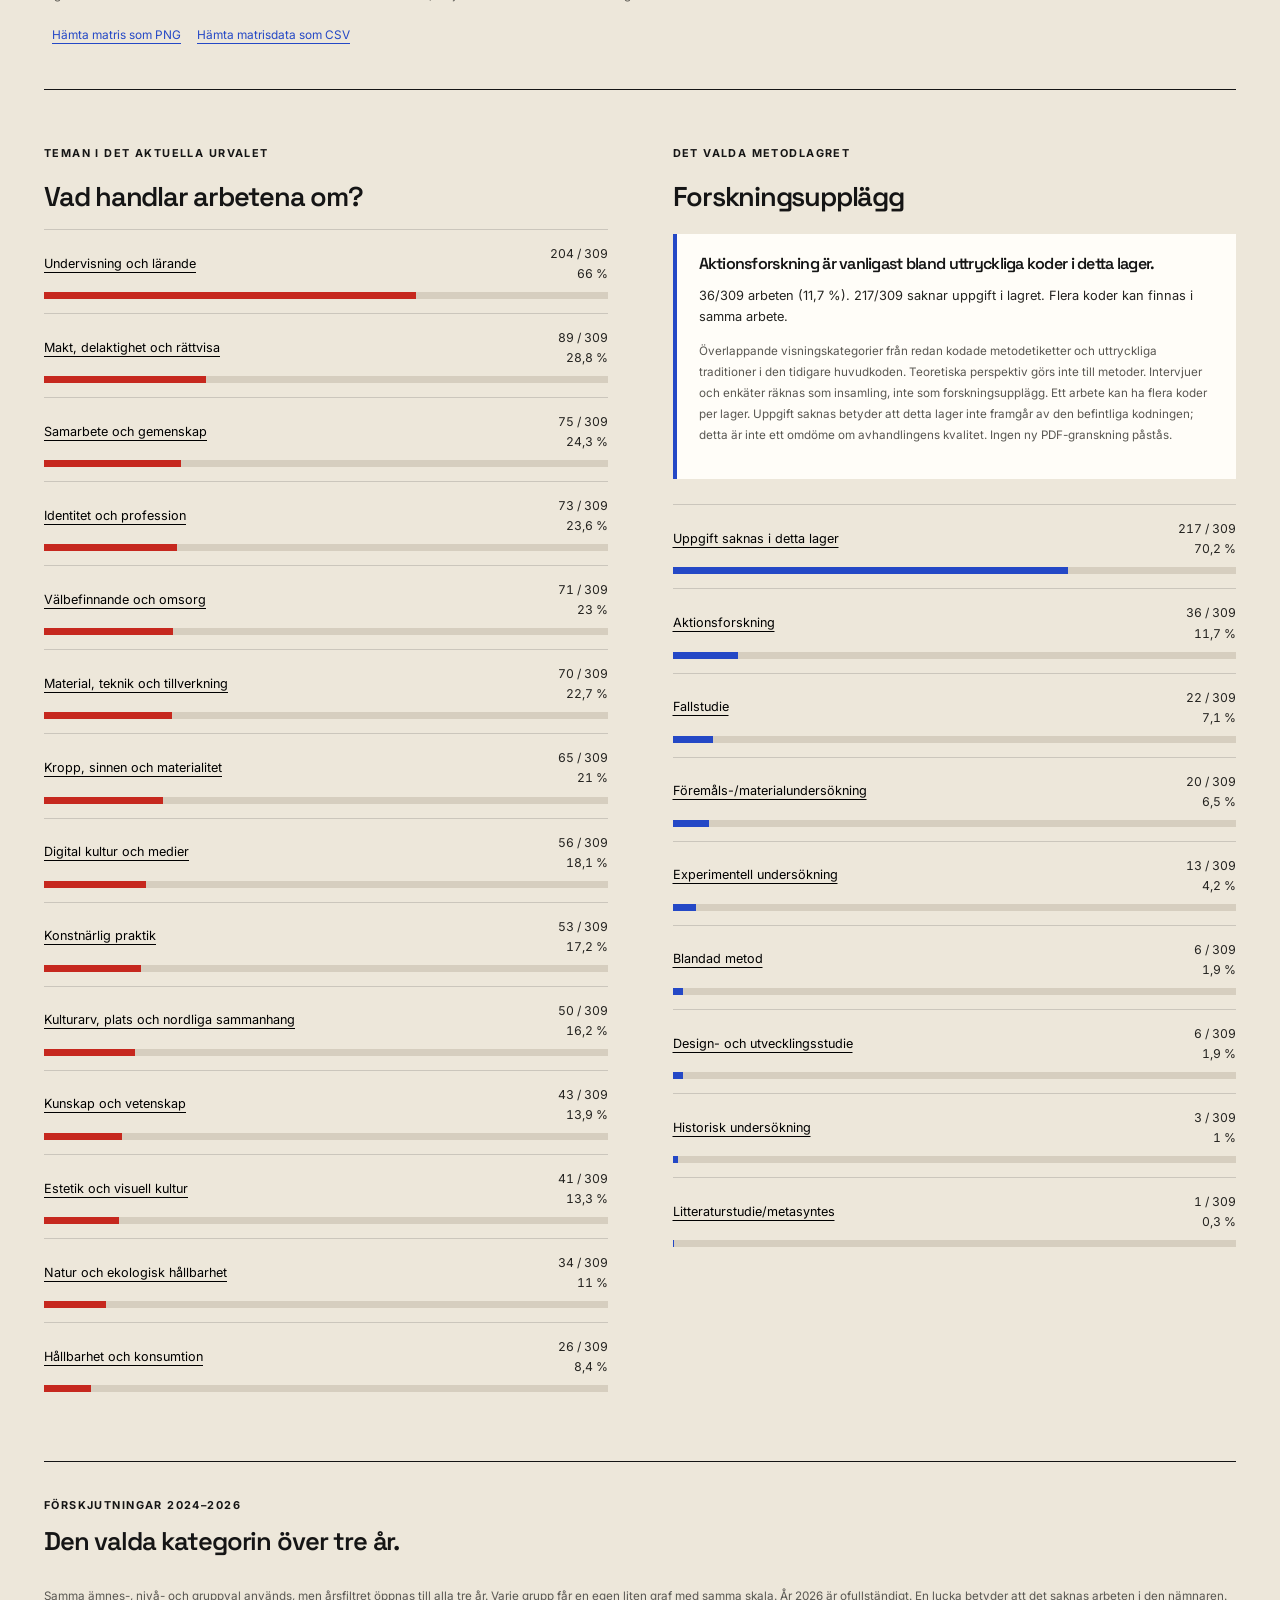
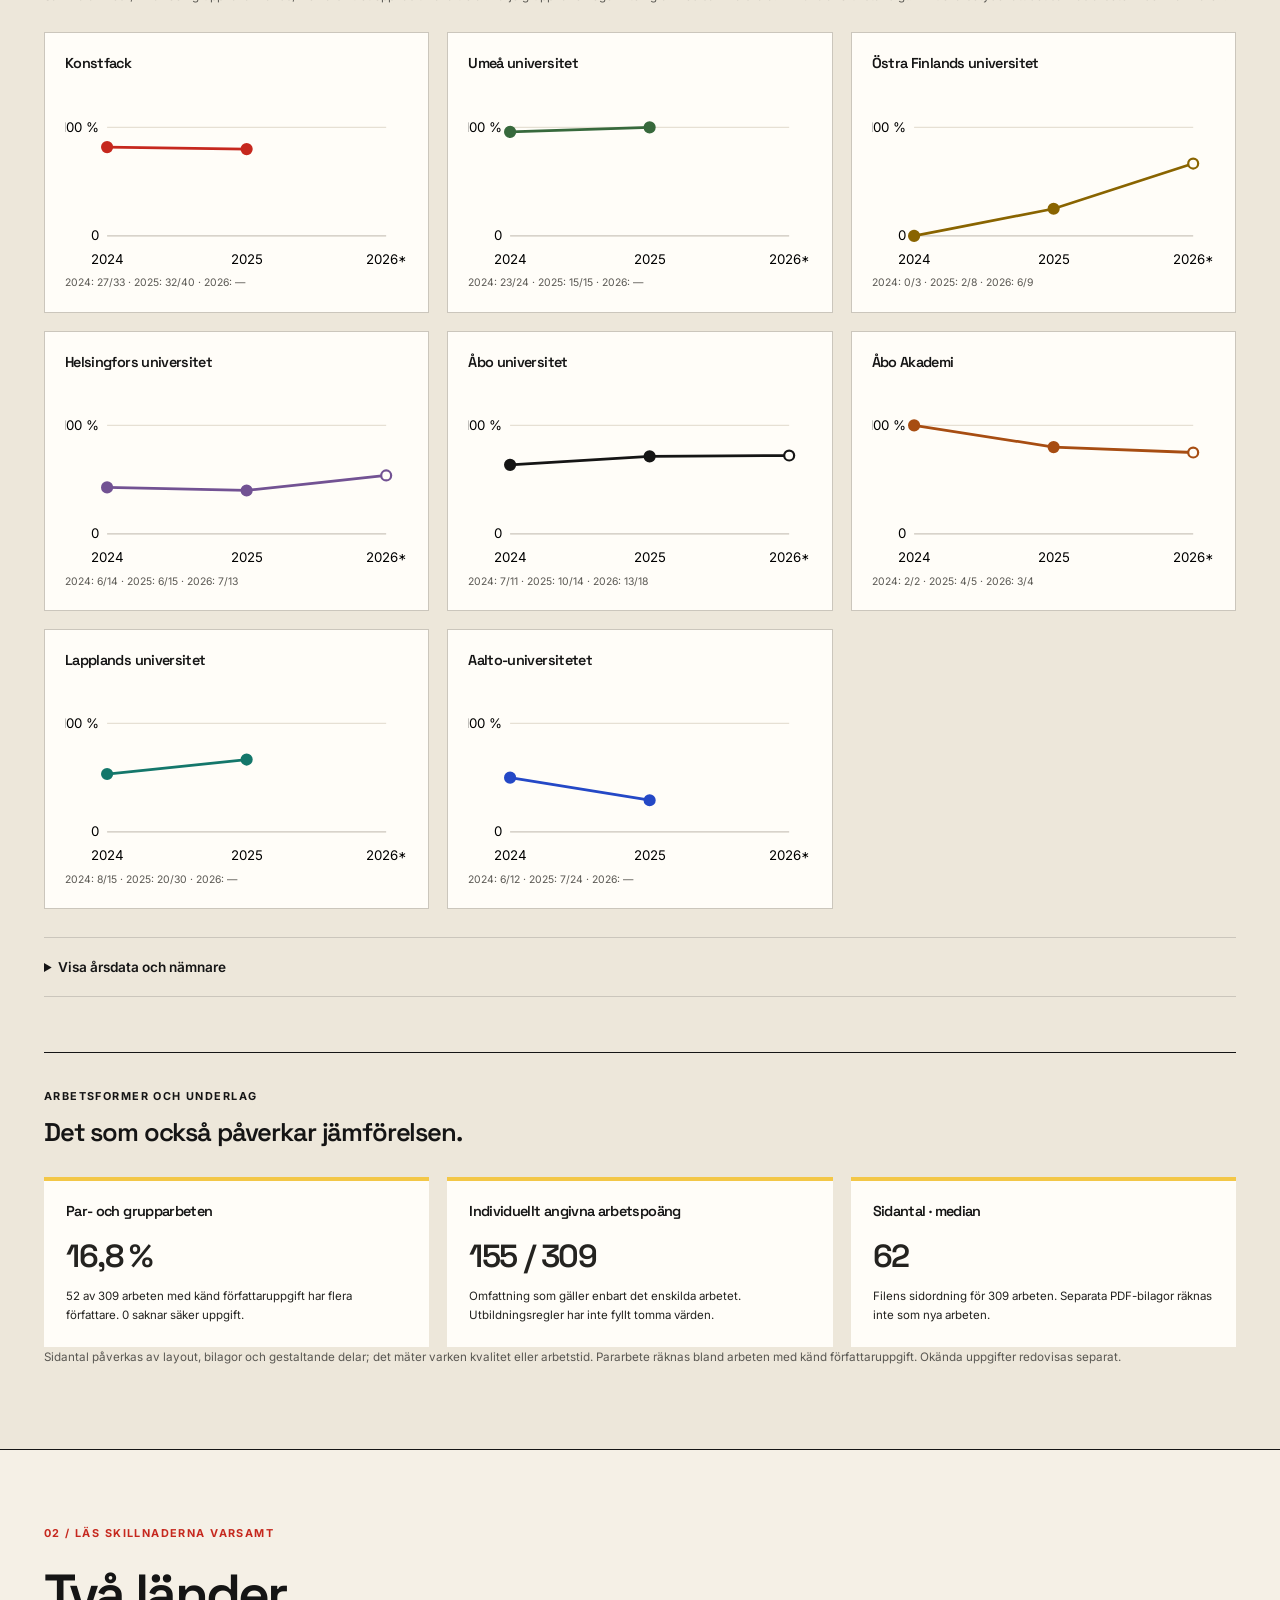
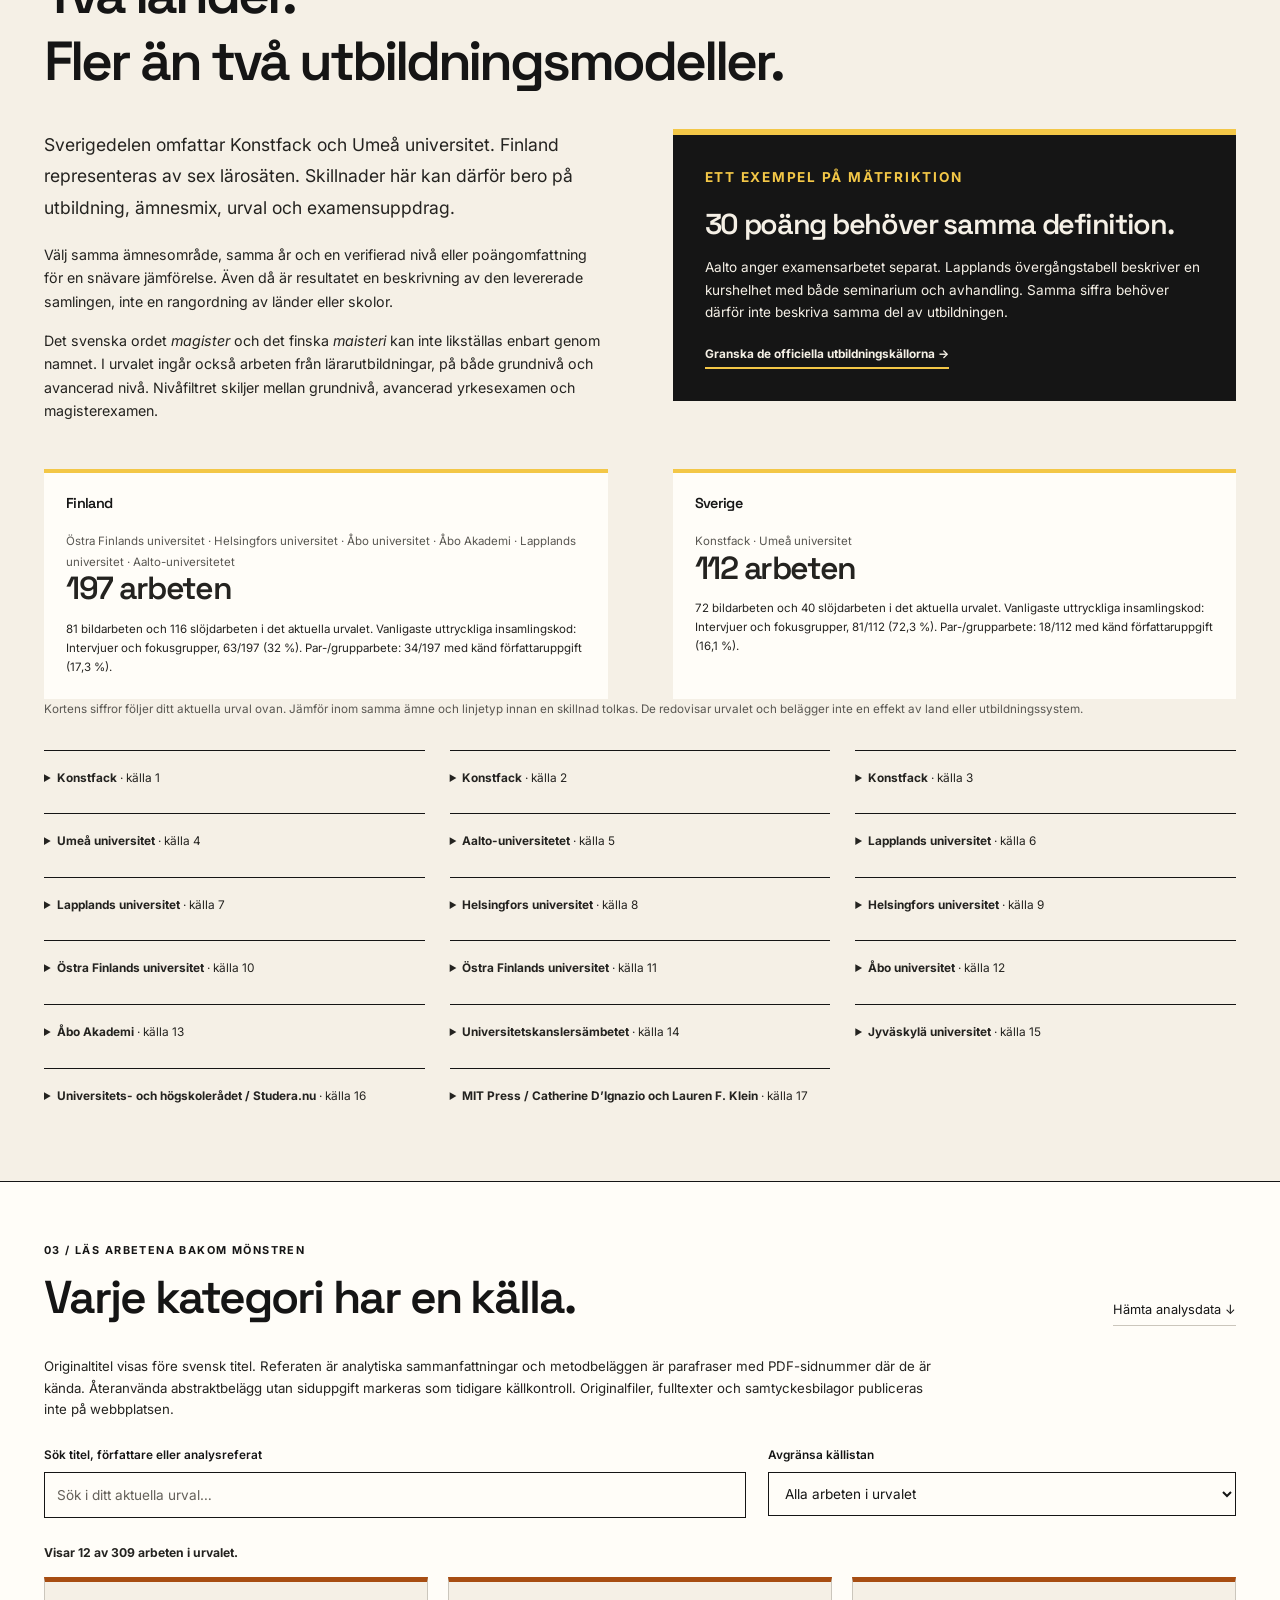
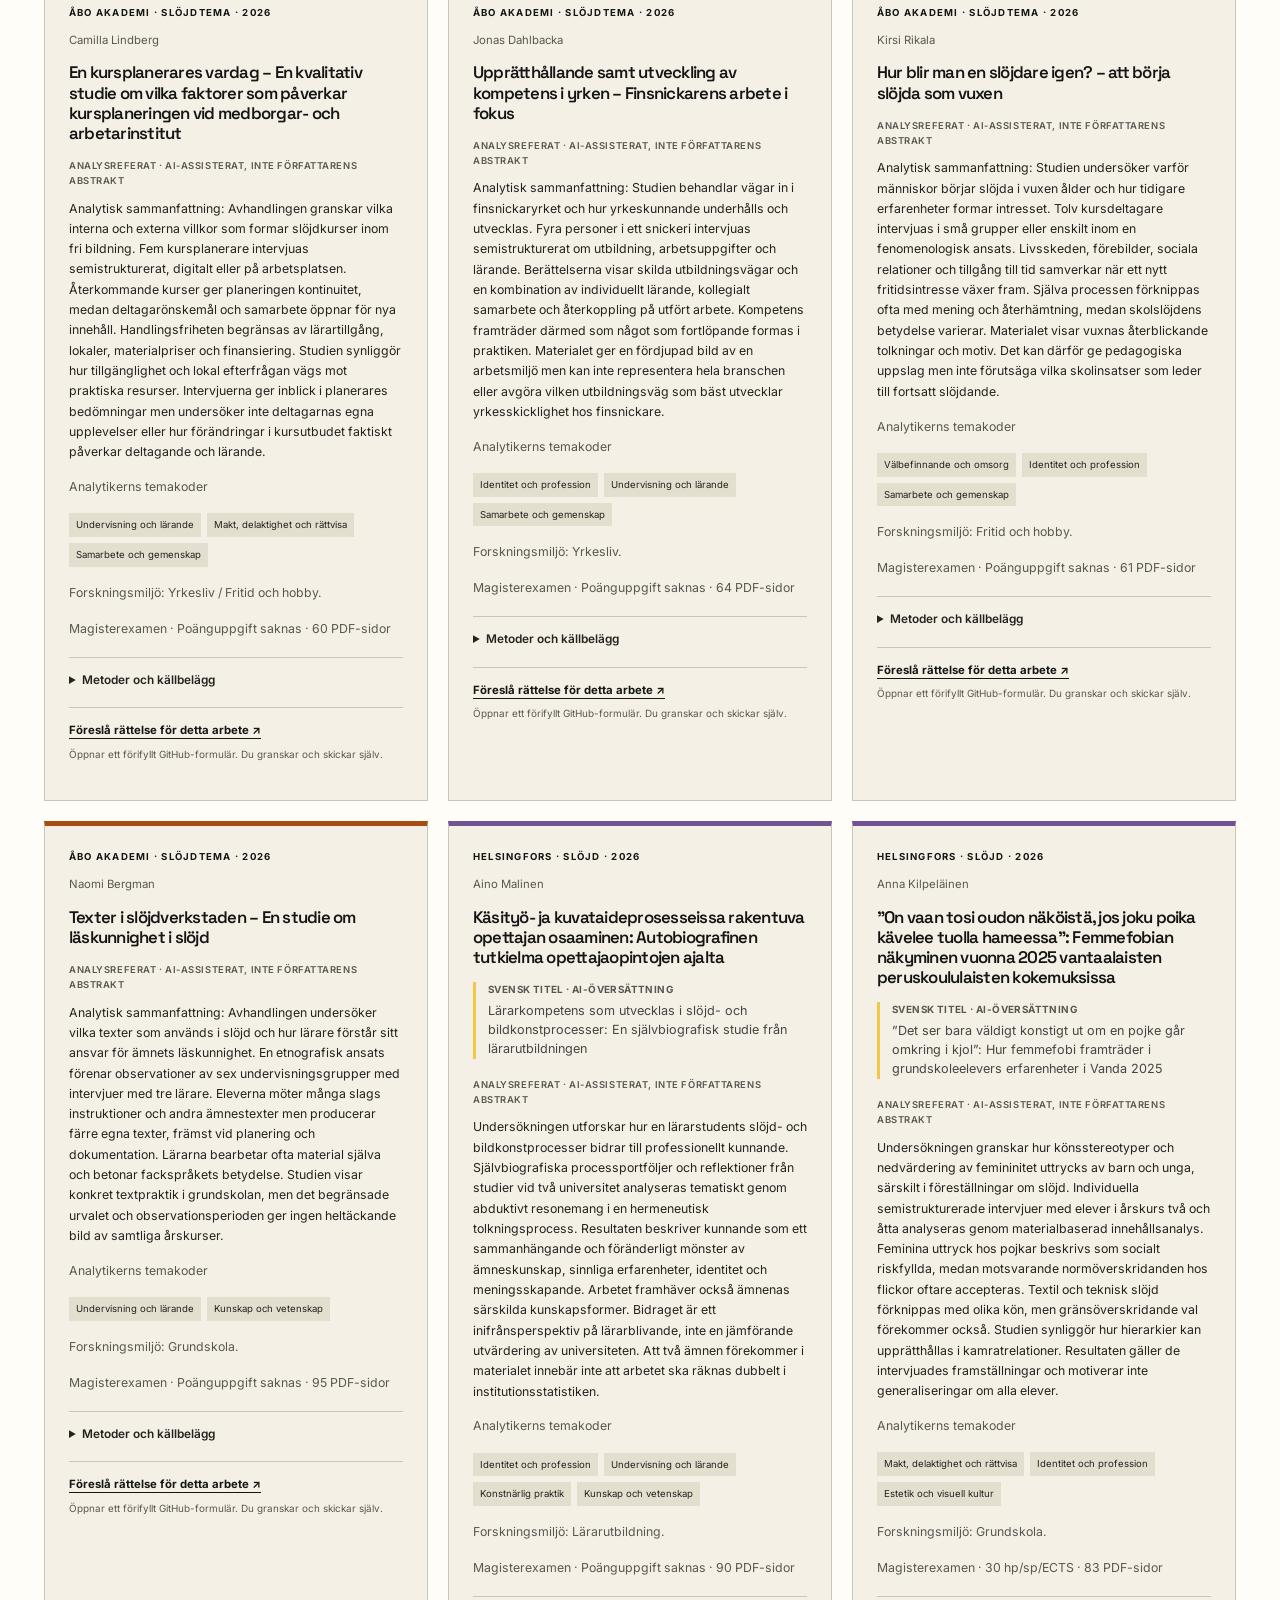
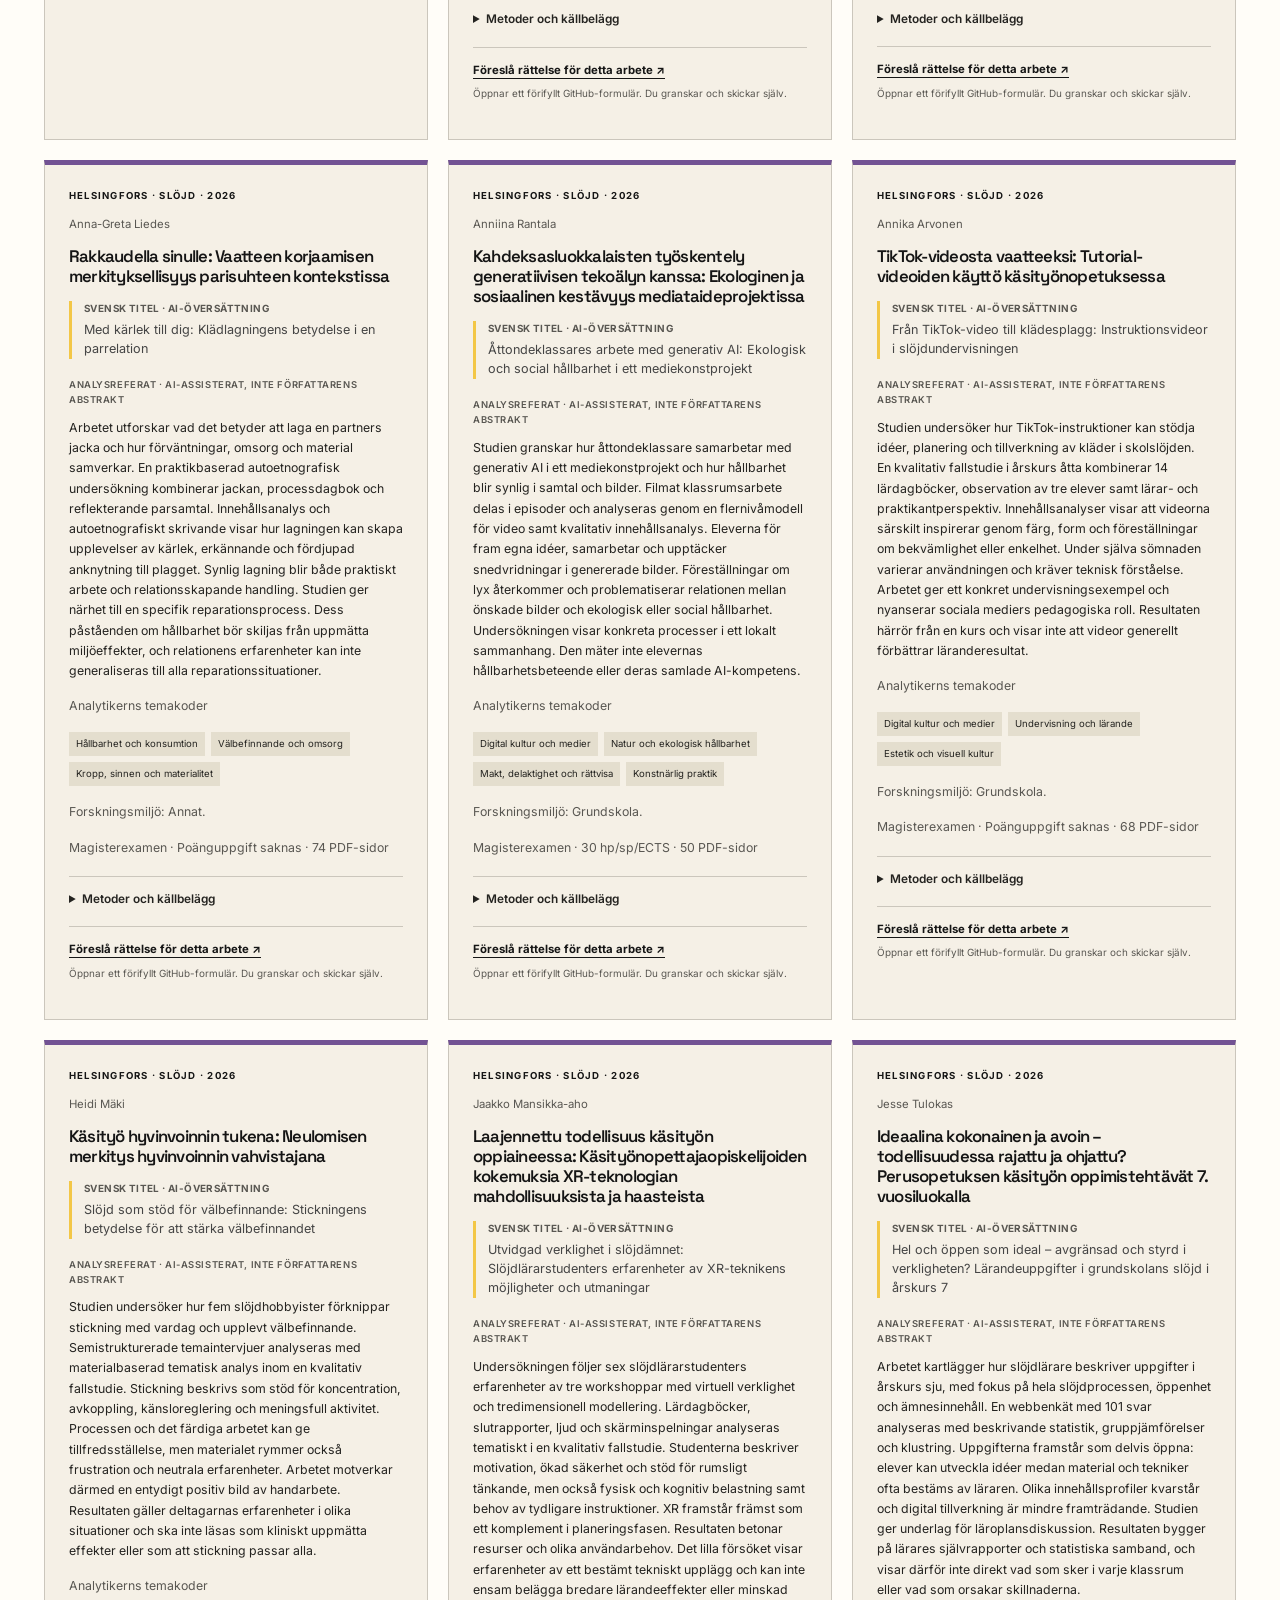
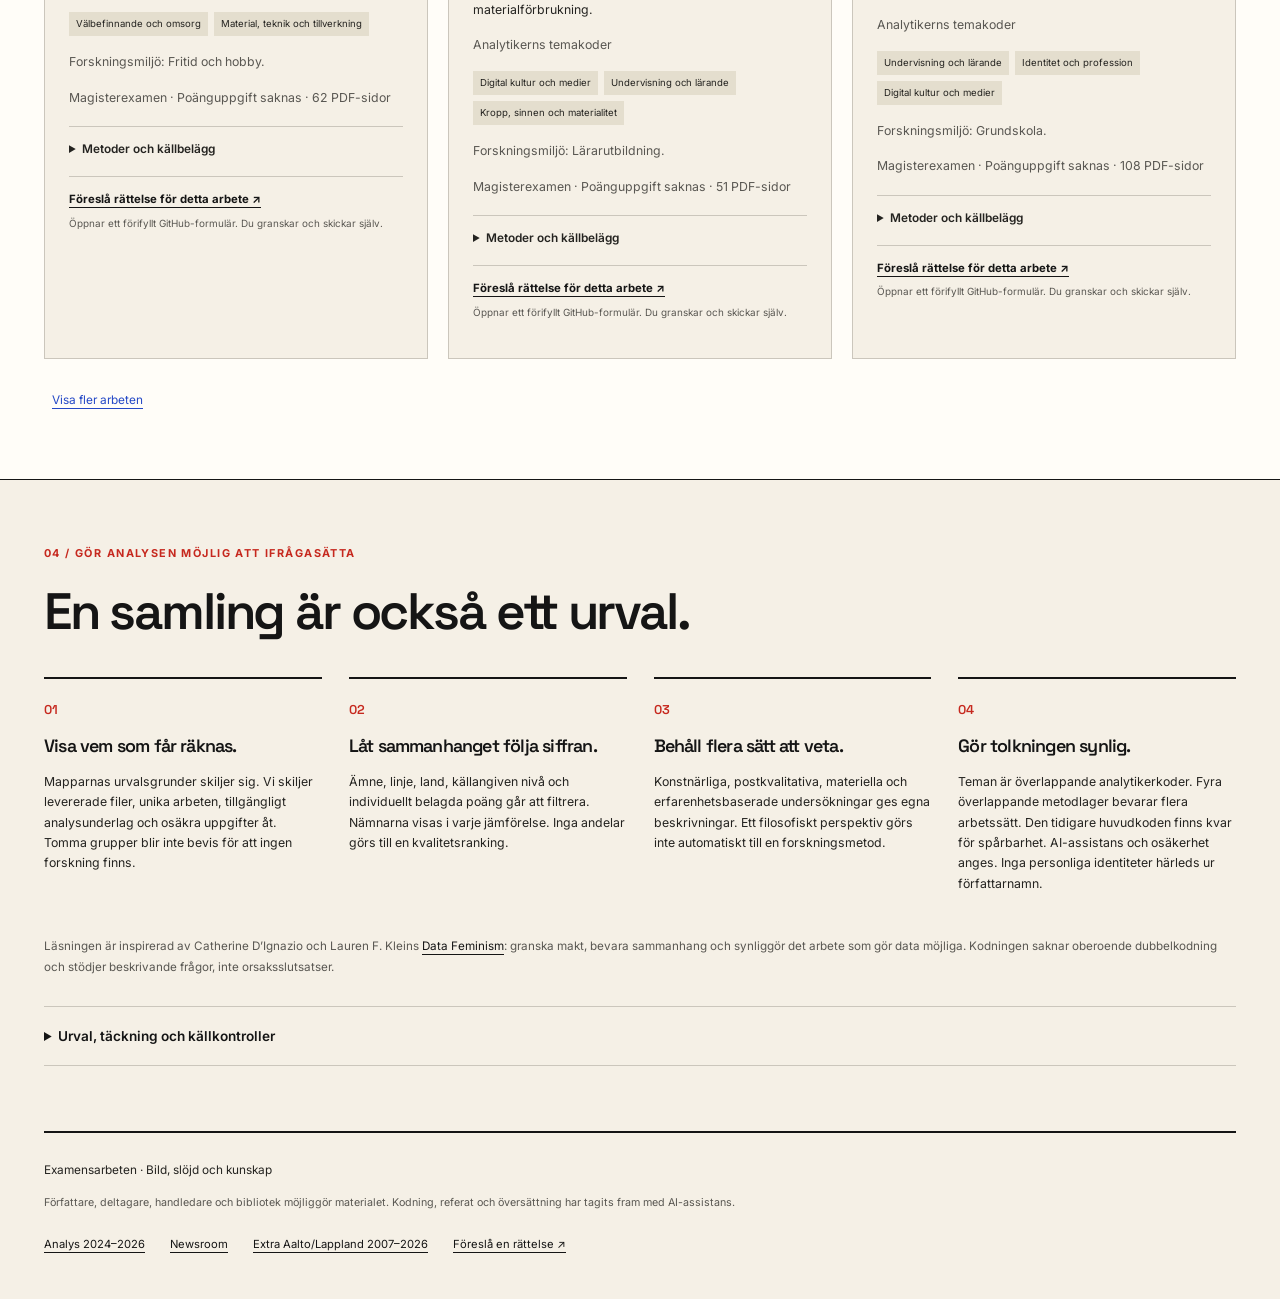
<file: docs/analys.html>
<!doctype html>
<html lang="sv"><head><meta charset="utf-8"><meta name="viewport" content="width=device-width,initial-scale=1"><title>Analysen har flyttat · Examensarbeten</title><link rel="canonical" href="https://tdufva.github.io/examnesarbete/"><meta http-equiv="refresh" content="0;url=./"><script>const target=new URL('./',location.href);const old=new URLSearchParams(location.search);for(const key of ['year','discipline','field','category','metric','groupBy','groups'])if(old.has(key))target.searchParams.set(key,old.get(key));if(old.has('university'))target.searchParams.set('university',old.get('university').toLowerCase());const anchors={"#metoder":"#jamfor","#teman":"#jamfor","#universitet":"#jamfor","#monster":"#jamfor","#makt":"#metod","#metodik":"#metod"};target.hash=anchors[location.hash]||location.hash;location.replace(target.href);</script></head><body><p>Analysen är nu webbplatsens startsida. <a href="./">Öppna Analys 2024–2026 →</a></p></body></html>
</file>
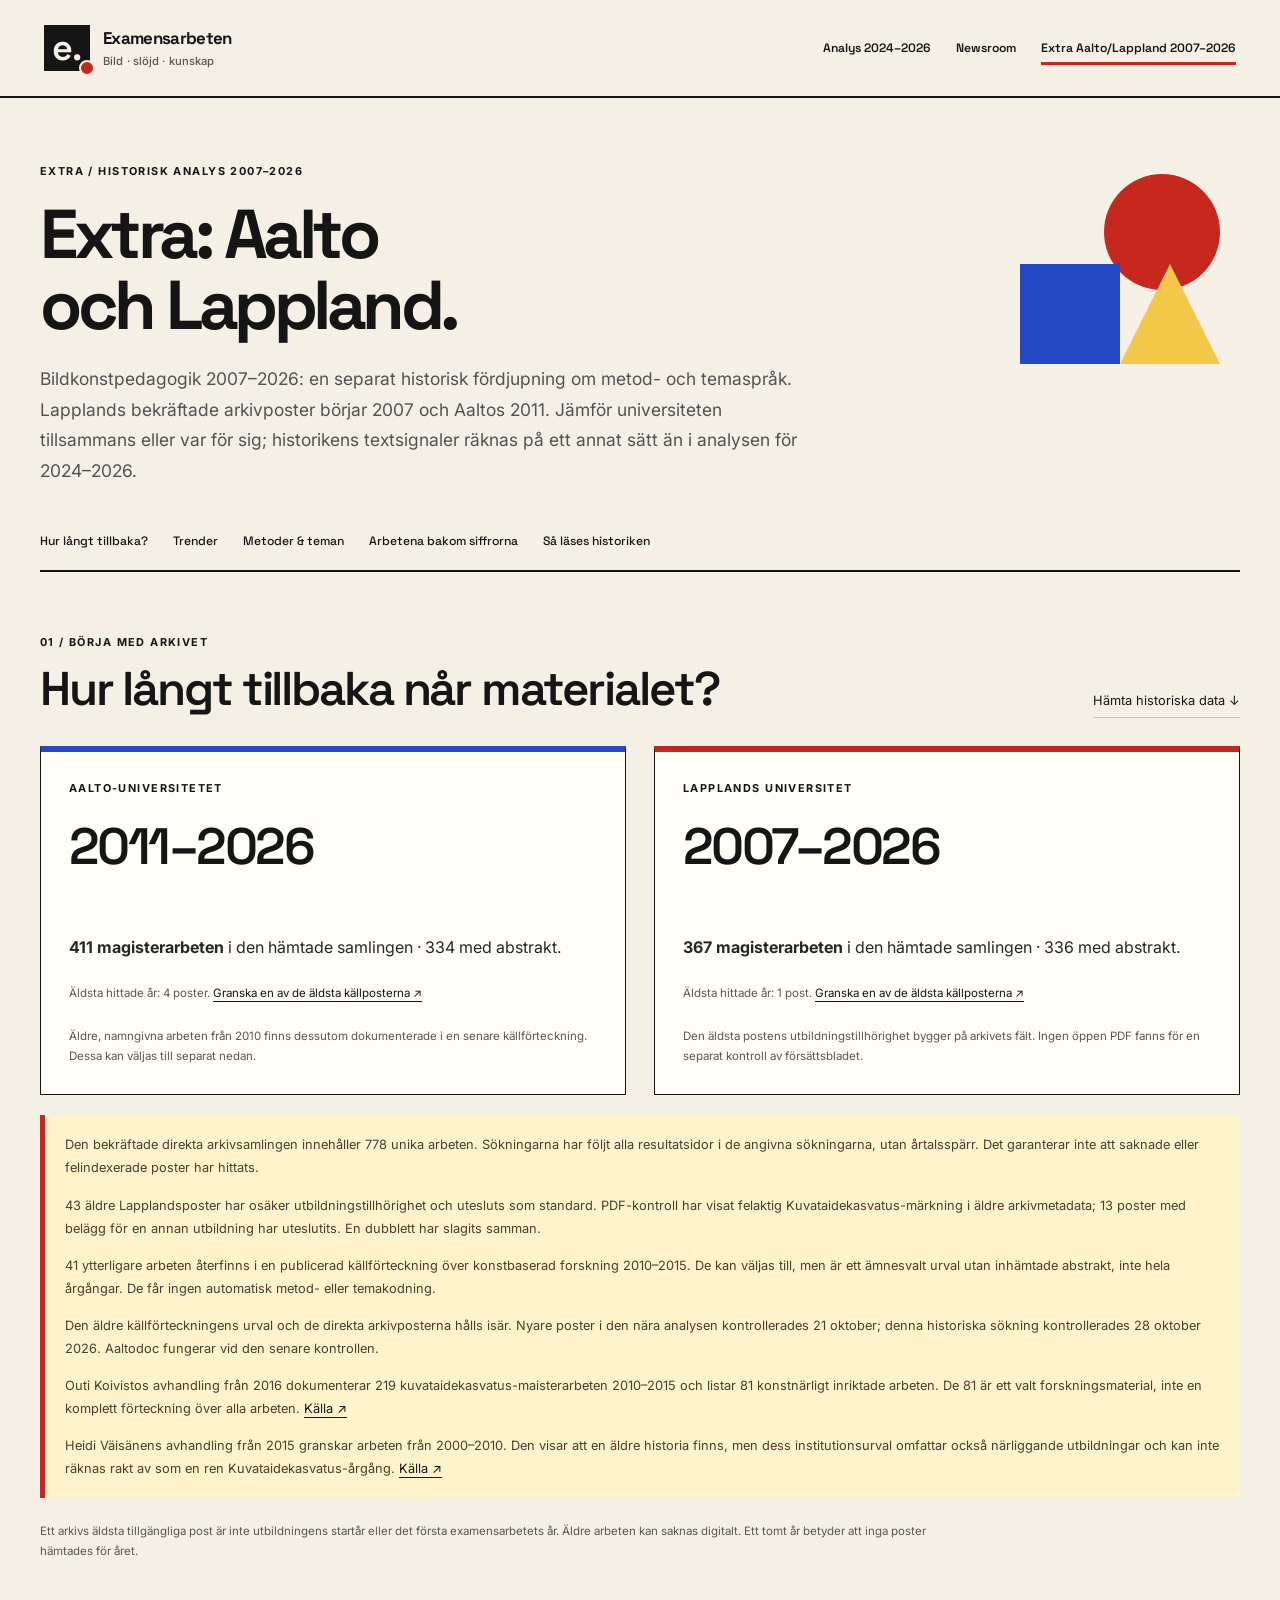
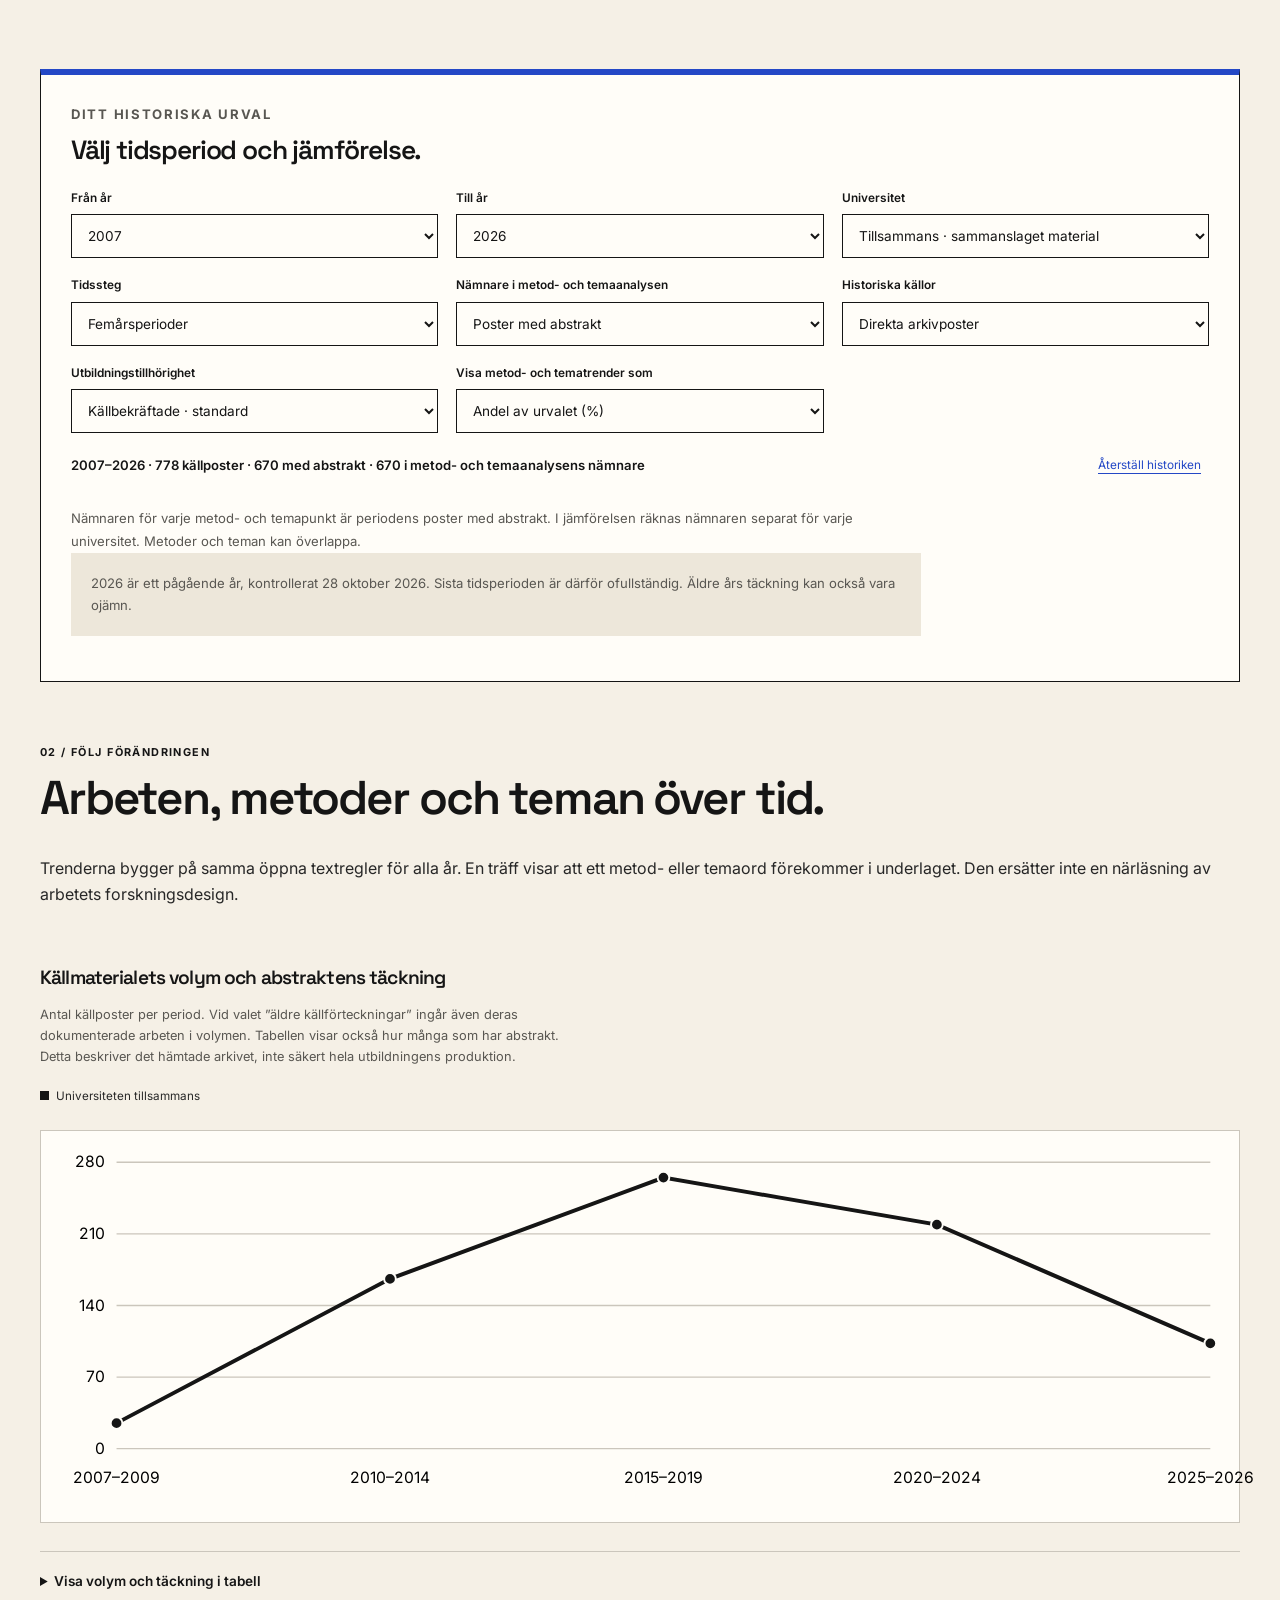
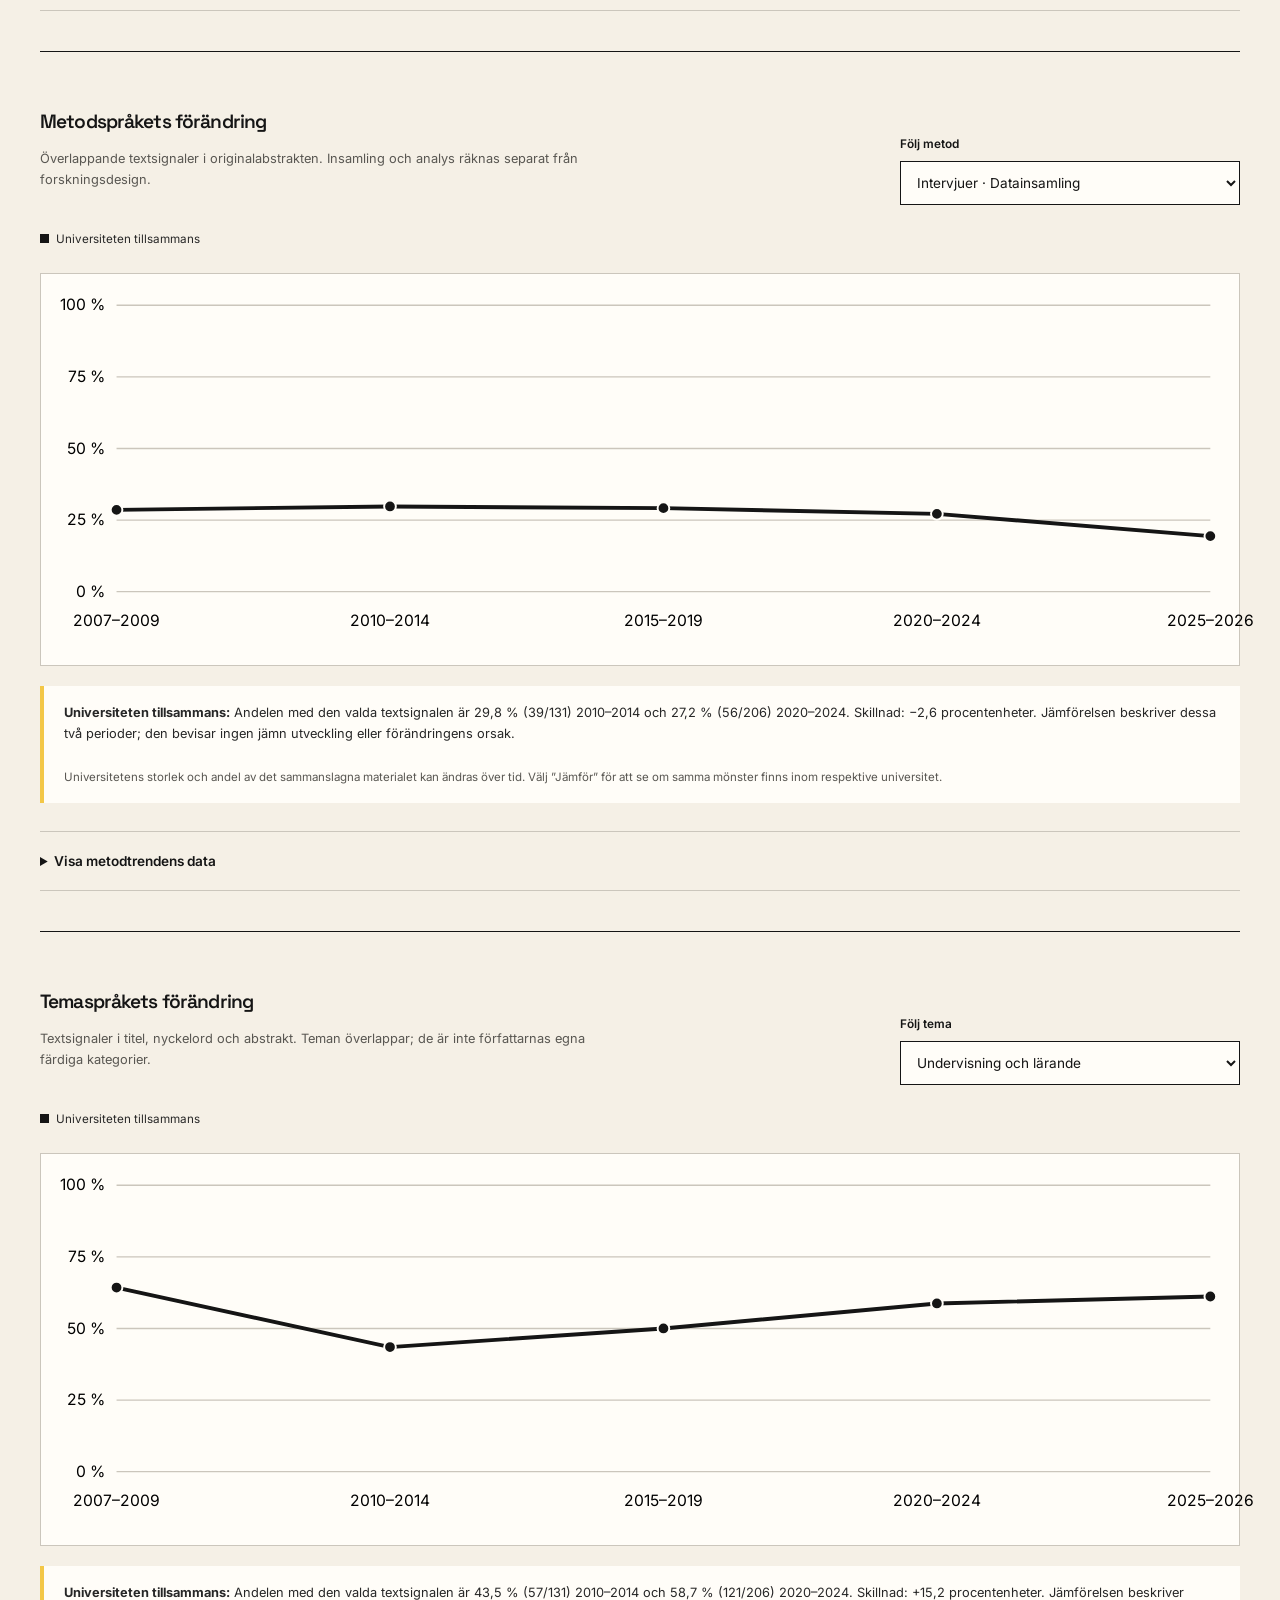
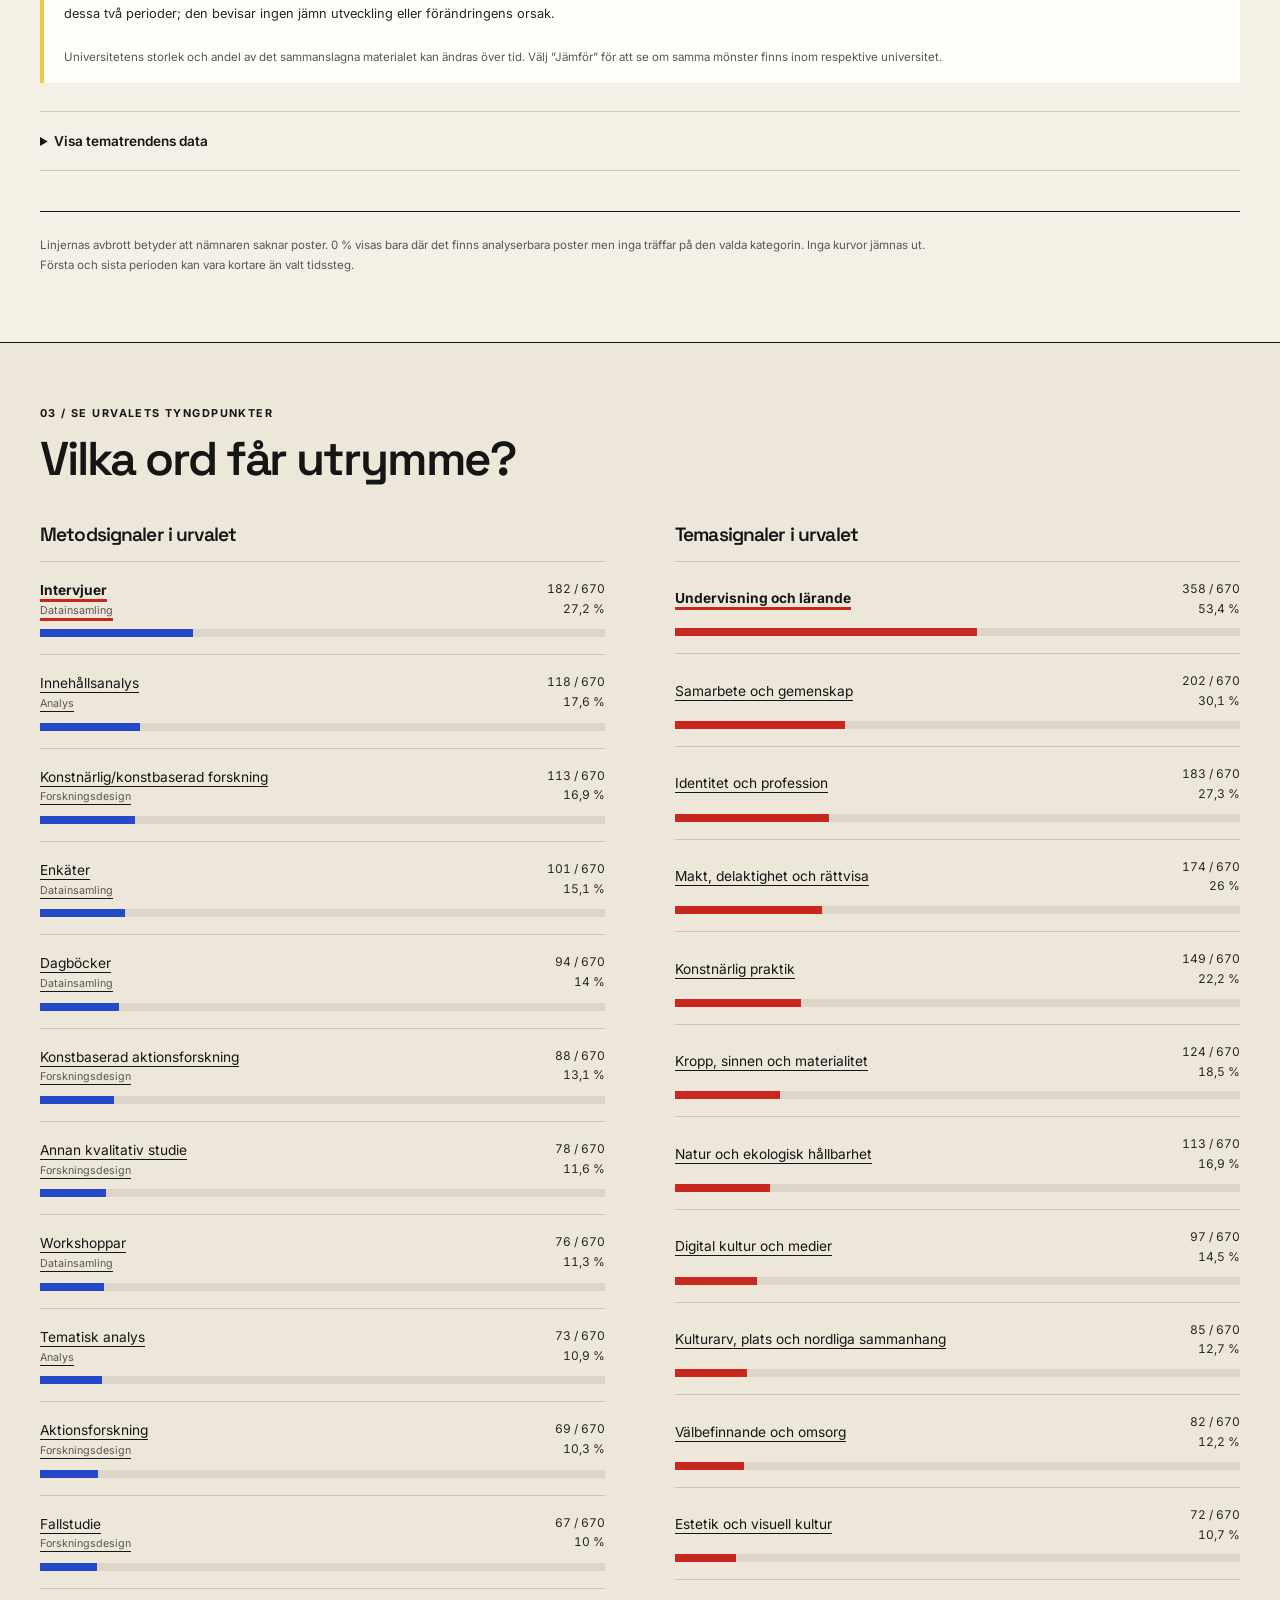
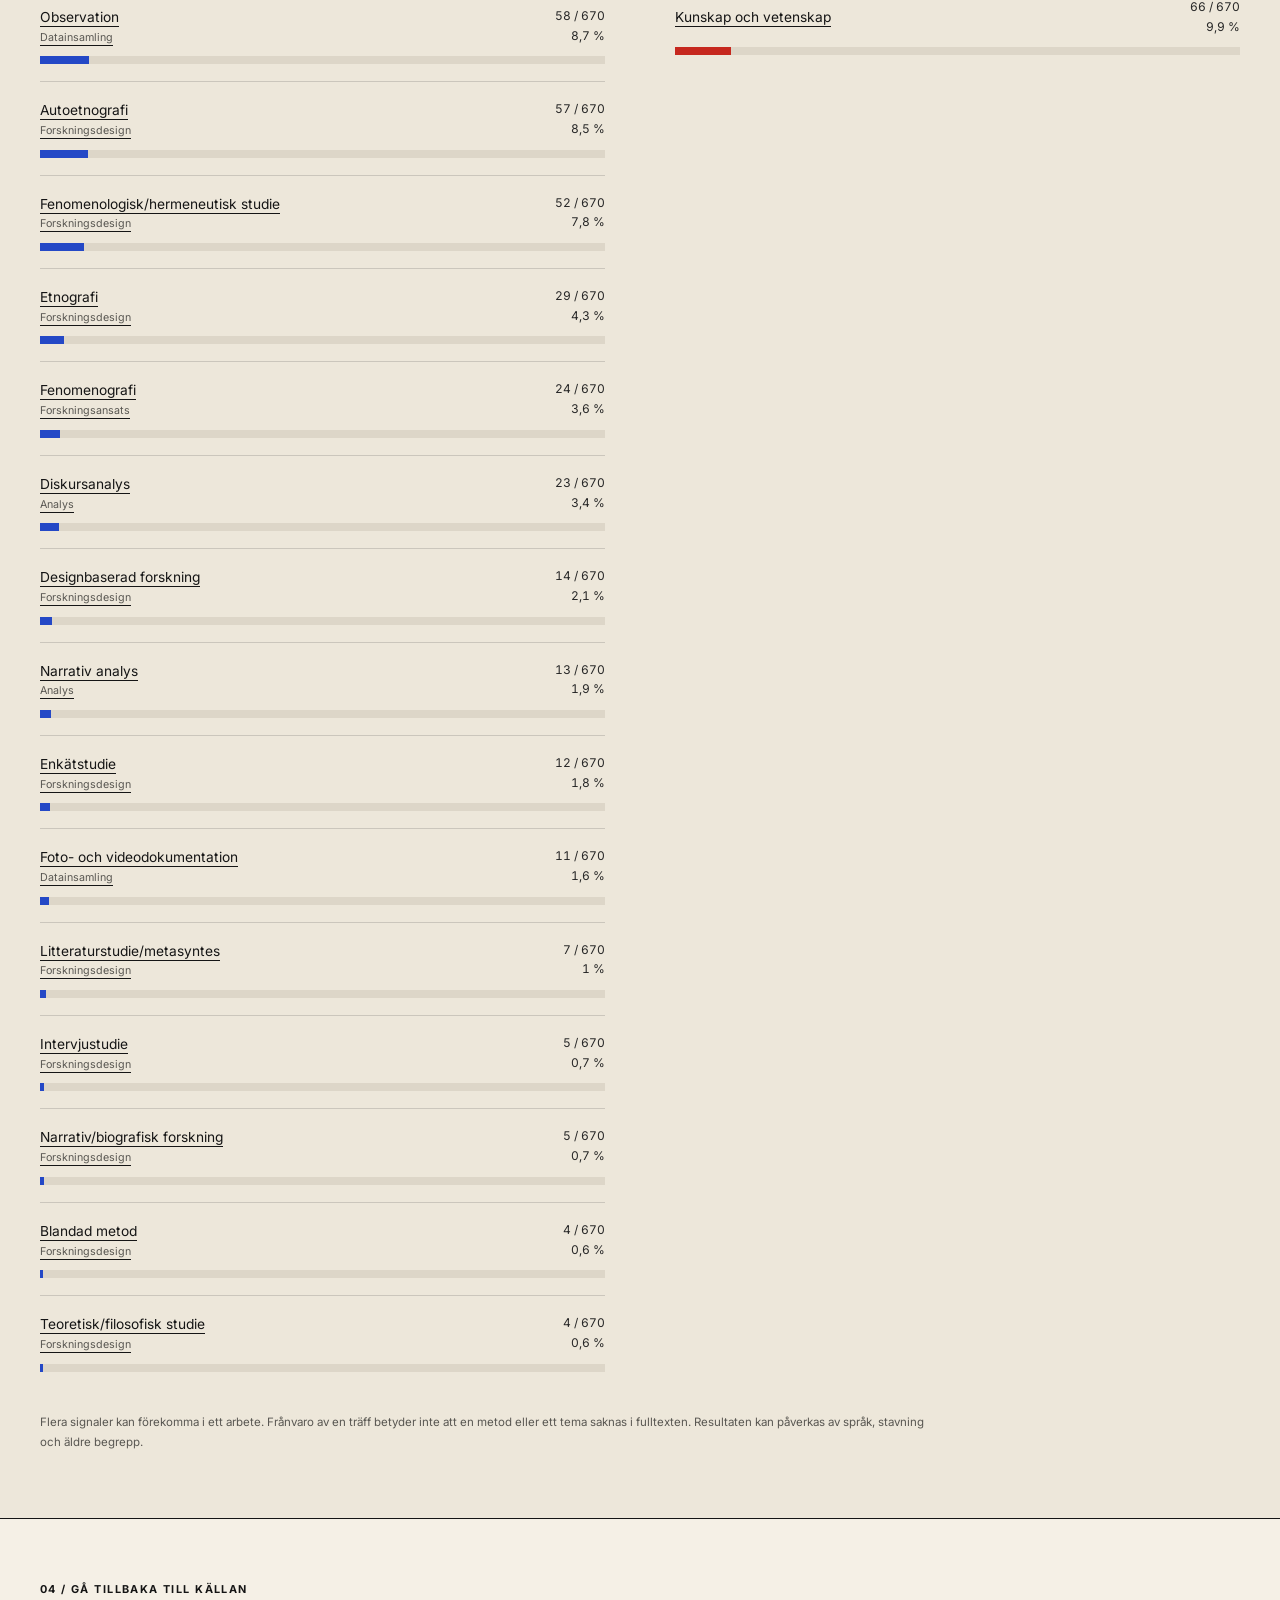
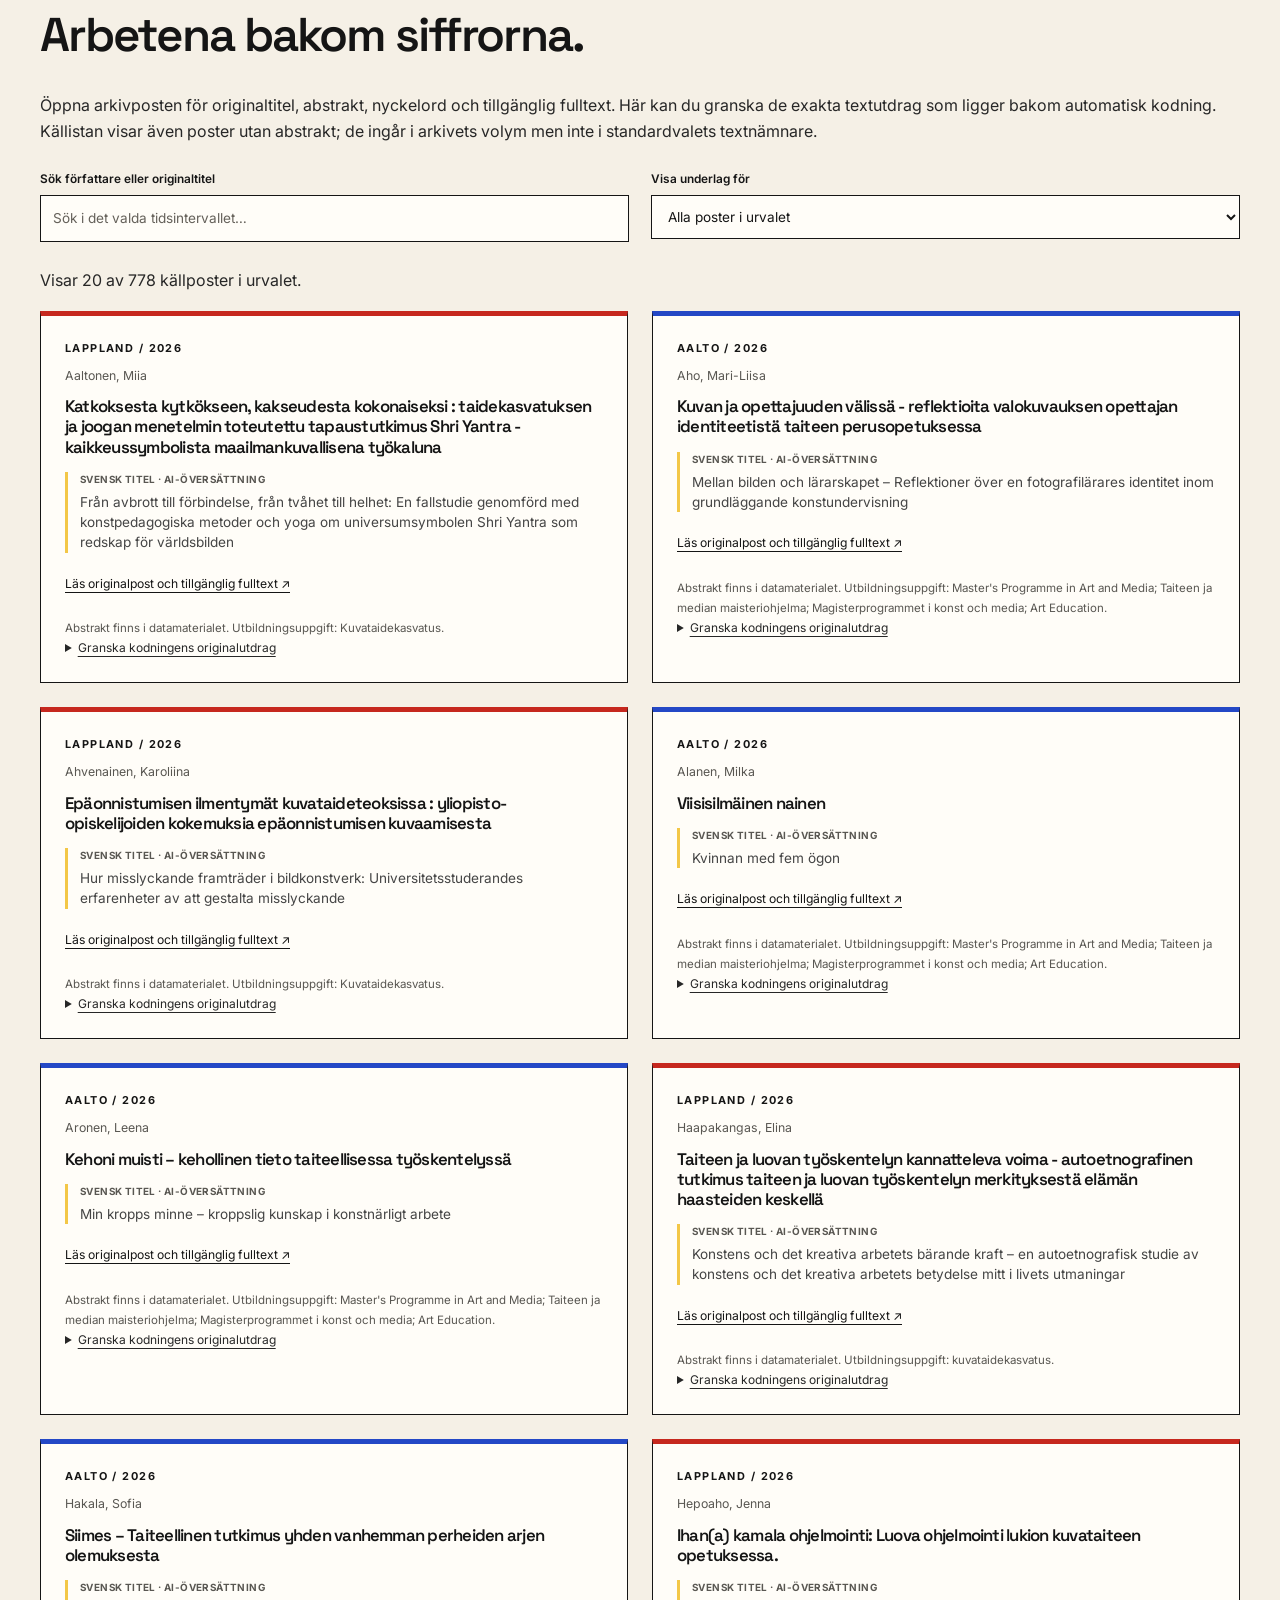
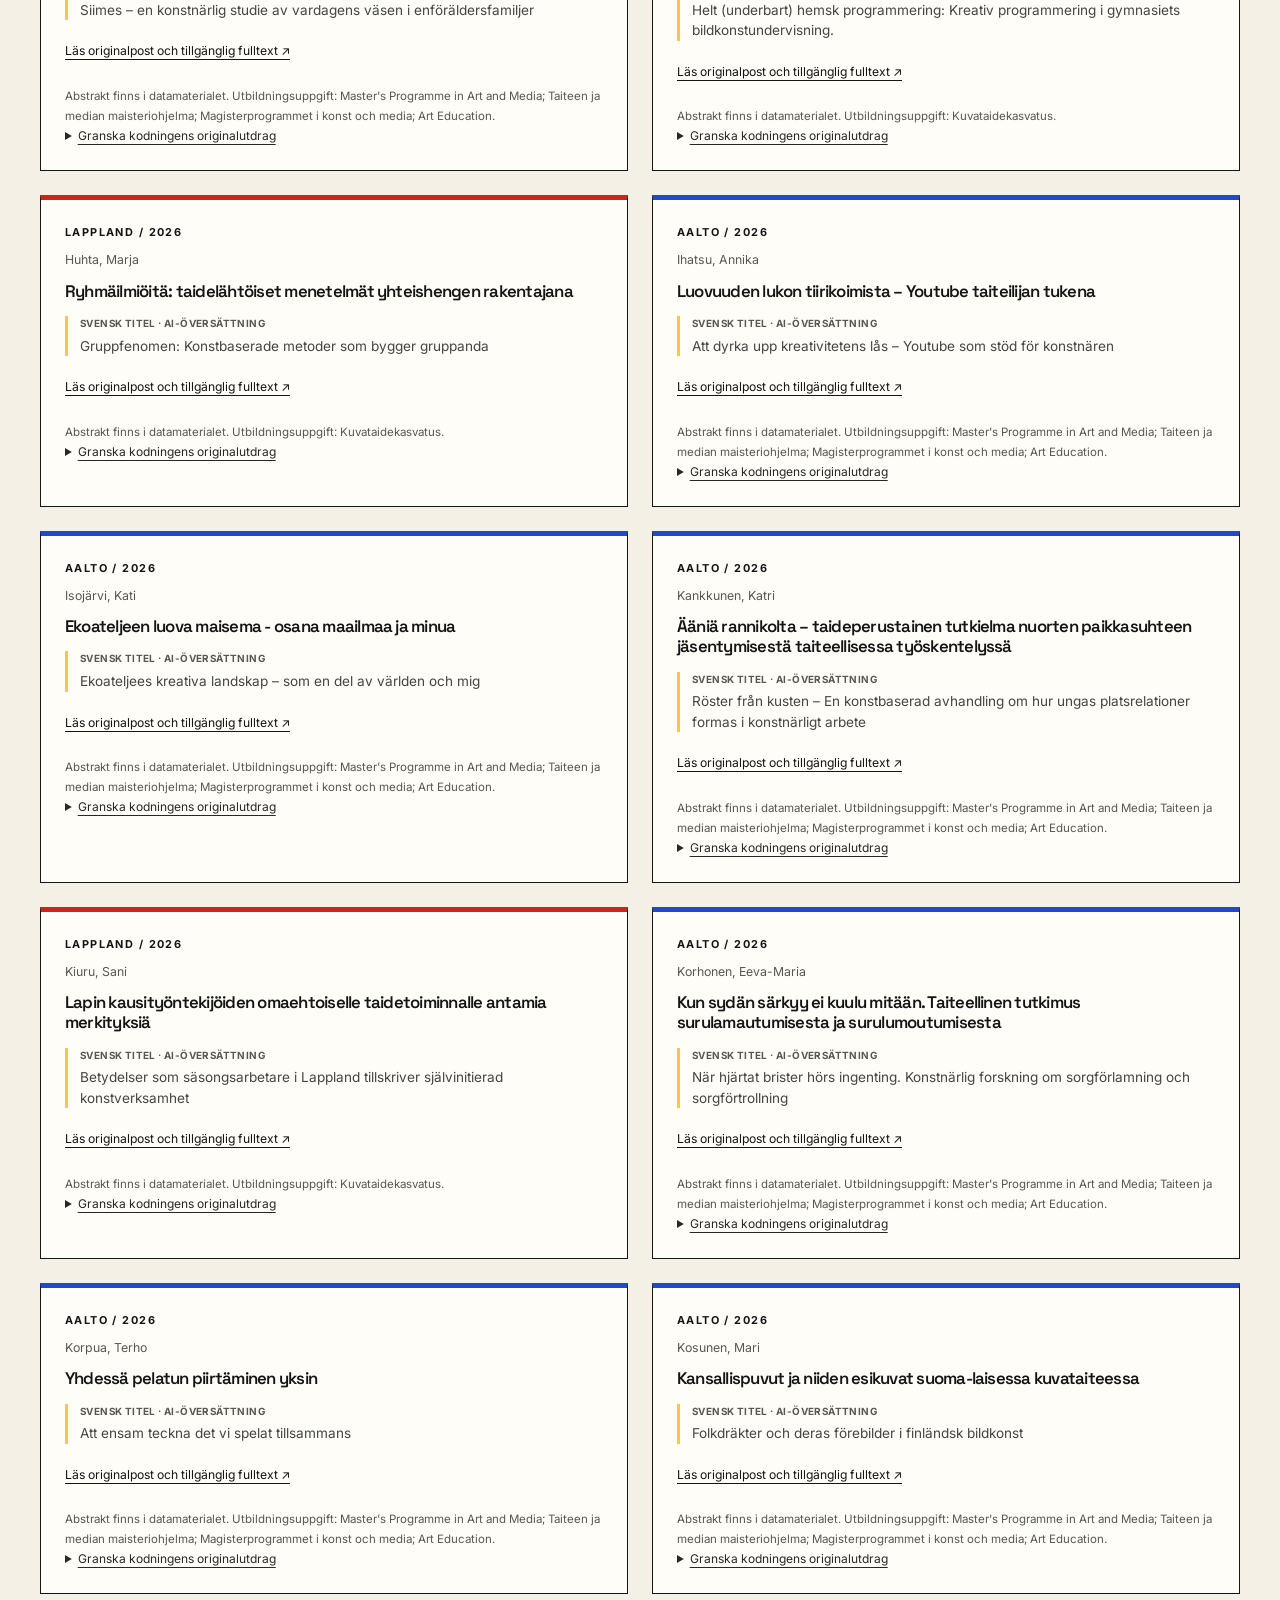
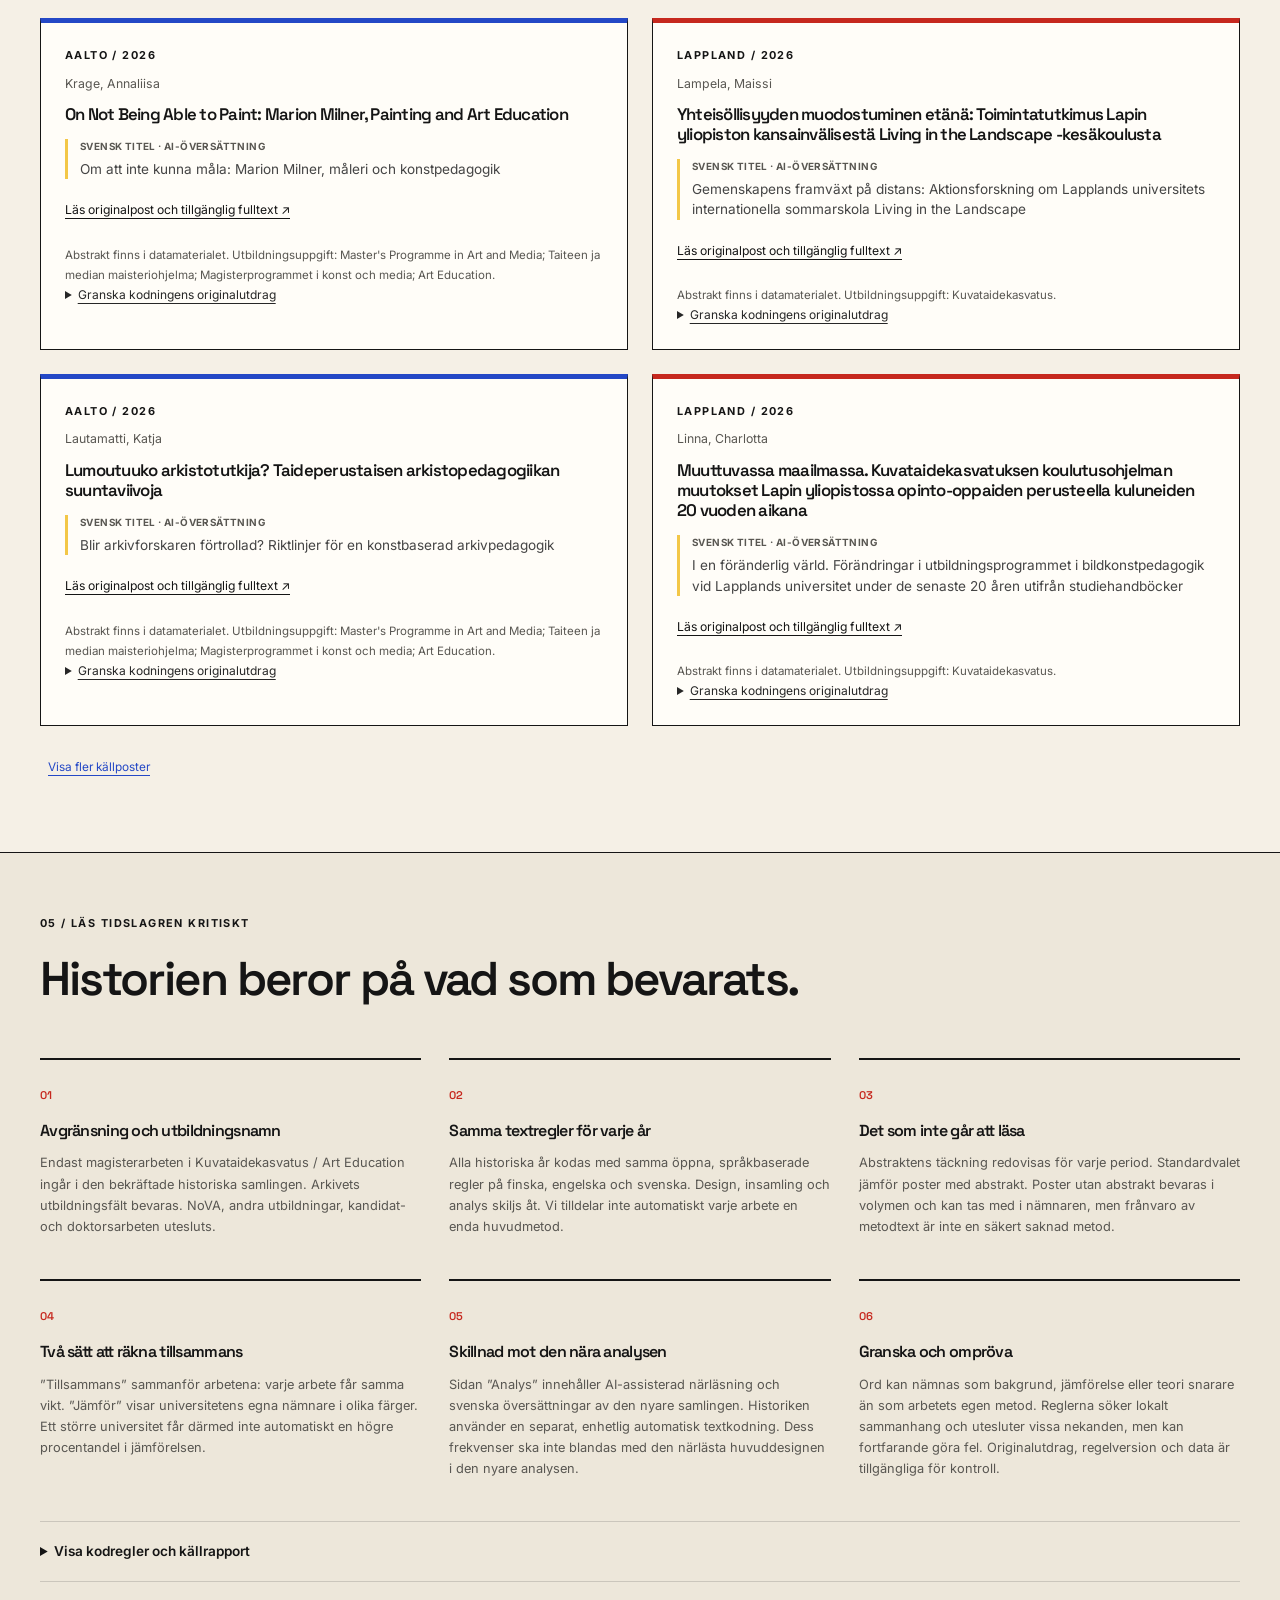
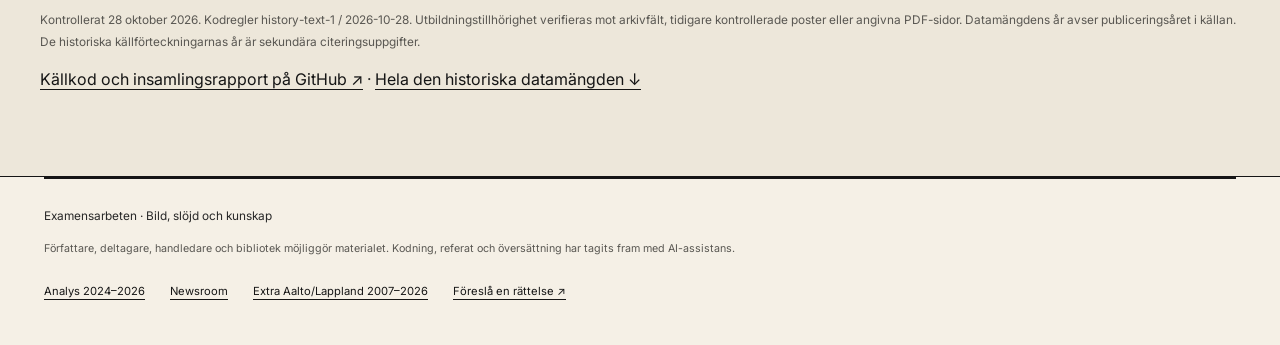
<file: docs/historik.html>
<!doctype html>
<html lang="sv">
<head>
  <meta charset="utf-8"><meta name="viewport" content="width=device-width, initial-scale=1">
  <meta name="description" content="Historisk analys av bildkonstpedagogiska magisterarbeten: arkivens räckvidd och förändringar i metod- och temaspråk över tid.">
  <meta name="theme-color" content="#151515"><title>Extra Aalto/Lappland 2007–2026 · Examensarbeten</title>
  <link rel="stylesheet" href="assets/style.css?v=2026-3"><link rel="stylesheet" href="assets/newsroom.css?v=20261109-5"><script type="module" src="assets/history.js?v=1"></script>
</head>
<body data-page="history">
  <a class="skip" href="#main">Hoppa till innehållet</a>
  <header class="nr-header"><div class="nr-wrap nr-masthead"><a class="brand" href="./" aria-label="Examensarbeten, analysens startsida"><span class="brand-mark" aria-hidden="true">e.</span><span>Examensarbeten<small>Bild · slöjd · kunskap</small></span></a><nav aria-label="Huvudnavigation"><a href="./">Analys 2024–2026</a><a href="newsroom.html">Newsroom</a><a href="historik.html" aria-current="page">Extra Aalto/Lappland 2007–2026</a></nav></div></header>
  <main id="main">
<section class="wrap analysis-hero history-hero"><div class="bauhaus-composition" aria-hidden="true"><i></i><i></i><i></i></div><p class="eyebrow">Extra / Historisk analys 2007–2026</p><h1>Extra: Aalto<br>och Lappland.</h1><p class="lead">Bildkonstpedagogik 2007–2026: en separat historisk fördjupning om metod- och temaspråk. Lapplands bekräftade arkivposter börjar 2007 och Aaltos 2011. Jämför universiteten tillsammans eller var för sig; historikens textsignaler räknas på ett annat sätt än i analysen för 2024–2026.</p><nav class="anchor-nav" aria-label="Historikens delar"><a href="#rackvidd">Hur långt tillbaka?</a><a href="#historiska-trender">Trender</a><a href="#historiska-monster">Metoder & teman</a><a href="#historiska-kallor">Arbetena bakom siffrorna</a><a href="#historisk-metod">Så läses historiken</a></nav></section>
<section class="wrap analysis-block" id="rackvidd"><div class="section-heading"><div><p class="eyebrow">01 / Börja med arkivet</p><h2>Hur långt tillbaka når materialet?</h2></div><a class="download-link" href="data/history.json" download>Hämta historiska data ↓</a></div><div id="history-coverage" class="history-coverage"><p role="status">Hämtar den historiska samlingen…</p></div><div id="history-source-note" class="coverage-warning"></div><p class="chart-note">Ett arkivs äldsta tillgängliga post är inte utbildningens startår eller det första examensarbetets år. Äldre arbeten kan saknas digitalt. Ett tomt år betyder att inga poster hämtades för året.</p></section>
<section class="wrap analysis-controls" aria-labelledby="history-selection-title"><p class="eyebrow">Ditt historiska urval</p><h2 id="history-selection-title">Välj tidsperiod och jämförelse.</h2><form id="history-filters" class="analysis-filter-grid"><div><label for="history-from">Från år</label><select id="history-from"></select></div><div><label for="history-to">Till år</label><select id="history-to"></select></div><div><label for="history-university">Universitet</label><select id="history-university"><option value="combined">Tillsammans · sammanslaget material</option><option value="compare">Jämför · två färger</option><option value="Aalto">Aalto-universitetet</option><option value="Lappland">Lapplands universitet</option></select></div><div><label for="history-interval">Tidssteg</label><select id="history-interval"><option value="1">År för år</option><option value="5" selected>Femårsperioder</option><option value="10">Årtionden</option></select></div><div><label for="history-text">Nämnare i metod- och temaanalysen</label><select id="history-text"><option value="abstract">Poster med abstrakt</option><option value="all">Alla källposter · även utan abstrakt</option></select></div><div><label for="history-source">Historiska källor</label><select id="history-source"><option value="archive">Direkta arkivposter</option><option value="all">Även belagda äldre källförteckningar</option></select></div><div><label for="history-verification">Utbildningstillhörighet</label><select id="history-verification"><option value="confirmed">Källbekräftade · standard</option><option value="all">Även osäkra äldre arkivfält</option></select></div><div><label for="history-metric">Visa metod- och tematrender som</label><select id="history-metric"><option value="percent">Andel av urvalet (%)</option><option value="count">Antal arbeten</option></select></div></form><div class="analysis-selection-footer"><p id="history-selection" role="status" aria-live="polite"></p><button type="button" id="history-reset" class="quiet-button">Återställ historiken</button></div><p class="chart-note" id="history-denominator-note"></p><p class="notice" id="history-incomplete-note"></p></section>
<section class="wrap analysis-block" id="historiska-trender"><div class="section-heading"><div><p class="eyebrow">02 / Följ förändringen</p><h2>Arbeten, metoder och teman över tid.</h2></div></div><p>Trenderna bygger på samma öppna textregler för alla år. En träff visar att ett metod- eller temaord förekommer i underlaget. Den ersätter inte en närläsning av arbetets forskningsdesign.</p><article class="history-trend"><h3>Källmaterialets volym och abstraktens täckning</h3><p class="muted">Antal källposter per period. Vid valet ”äldre källförteckningar” ingår även deras dokumenterade arbeten i volymen. Tabellen visar också hur många som har abstrakt. Detta beskriver det hämtade arkivet, inte säkert hela utbildningens produktion.</p><div id="history-volume"></div><details class="data-details"><summary>Visa volym och täckning i tabell</summary><div id="history-volume-table"></div></details></article><article class="history-trend"><div class="history-trend-heading"><div><h3>Metodspråkets förändring</h3><p class="muted">Överlappande textsignaler i originalabstrakten. Insamling och analys räknas separat från forskningsdesign.</p></div><div><label for="history-method">Följ metod</label><select id="history-method"></select></div></div><div id="history-method-chart"></div><details class="data-details"><summary>Visa metodtrendens data</summary><div id="history-method-table"></div></details></article><article class="history-trend"><div class="history-trend-heading"><div><h3>Temaspråkets förändring</h3><p class="muted">Textsignaler i titel, nyckelord och abstrakt. Teman överlappar; de är inte författarnas egna färdiga kategorier.</p></div><div><label for="history-theme">Följ tema</label><select id="history-theme"></select></div></div><div id="history-theme-chart"></div><details class="data-details"><summary>Visa tematrendens data</summary><div id="history-theme-table"></div></details></article><p class="chart-note">Linjernas avbrott betyder att nämnaren saknar poster. 0 % visas bara där det finns analyserbara poster men inga träffar på den valda kategorin. Inga kurvor jämnas ut. Första och sista perioden kan vara kortare än valt tidssteg.</p></section>
<section class="tinted-section" id="historiska-monster"><div class="wrap analysis-block"><div class="section-heading"><div><p class="eyebrow">03 / Se urvalets tyngdpunkter</p><h2>Vilka ord får utrymme?</h2></div></div><div class="two-columns"><div><h3>Metodsignaler i urvalet</h3><div id="history-method-ranking"></div></div><div><h3>Temasignaler i urvalet</h3><div id="history-theme-ranking"></div></div></div><p class="chart-note">Flera signaler kan förekomma i ett arbete. Frånvaro av en träff betyder inte att en metod eller ett tema saknas i fulltexten. Resultaten kan påverkas av språk, stavning och äldre begrepp.</p></div></section>
<section class="wrap analysis-block" id="historiska-kallor"><div class="section-heading"><div><p class="eyebrow">04 / Gå tillbaka till källan</p><h2>Arbetena bakom siffrorna.</h2></div></div><p>Öppna arkivposten för originaltitel, abstrakt, nyckelord och tillgänglig fulltext. Här kan du granska de exakta textutdrag som ligger bakom automatisk kodning. Källistan visar även poster utan abstrakt; de ingår i arkivets volym men inte i standardvalets textnämnare.</p><div class="history-source-filters"><div><label for="history-search">Sök författare eller originaltitel</label><input id="history-search" type="search" placeholder="Sök i det valda tidsintervallet…"></div><div><label for="history-source-category">Visa underlag för</label><select id="history-source-category"><option value="all">Alla poster i urvalet</option><option value="method">Den valda metodsignalen</option><option value="theme">Den valda temasignalen</option></select></div></div><p id="history-results-count" role="status" aria-live="polite"></p><div id="history-source-list"></div><button type="button" id="history-more" class="quiet-button">Visa fler källposter</button></section>
<section class="tinted-section" id="historisk-metod"><div class="wrap analysis-block"><p class="eyebrow">05 / Läs tidslagren kritiskt</p><h2>Historien beror på vad som bevarats.</h2><div class="principles-grid"><article><span>01</span><h3>Avgränsning och utbildningsnamn</h3><p>Endast magisterarbeten i Kuvataidekasvatus / Art Education ingår i den bekräftade historiska samlingen. Arkivets utbildningsfält bevaras. NoVA, andra utbildningar, kandidat- och doktorsarbeten utesluts.</p></article><article><span>02</span><h3>Samma textregler för varje år</h3><p>Alla historiska år kodas med samma öppna, språkbaserade regler på finska, engelska och svenska. Design, insamling och analys skiljs åt. Vi tilldelar inte automatiskt varje arbete en enda huvudmetod.</p></article><article><span>03</span><h3>Det som inte går att läsa</h3><p>Abstraktens täckning redovisas för varje period. Standardvalet jämför poster med abstrakt. Poster utan abstrakt bevaras i volymen och kan tas med i nämnaren, men frånvaro av metodtext är inte en säkert saknad metod.</p></article><article><span>04</span><h3>Två sätt att räkna tillsammans</h3><p>”Tillsammans” sammanför arbetena: varje arbete får samma vikt. ”Jämför” visar universitetens egna nämnare i olika färger. Ett större universitet får därmed inte automatiskt en högre procentandel i jämförelsen.</p></article><article><span>05</span><h3>Skillnad mot den nära analysen</h3><p>Sidan ”Analys” innehåller AI-assisterad närläsning och svenska översättningar av den nyare samlingen. Historiken använder en separat, enhetlig automatisk textkodning. Dess frekvenser ska inte blandas med den närlästa huvuddesignen i den nyare analysen.</p></article><article><span>06</span><h3>Granska och ompröva</h3><p>Ord kan nämnas som bakgrund, jämförelse eller teori snarare än som arbetets egen metod. Reglerna söker lokalt sammanhang och utesluter vissa nekanden, men kan fortfarande göra fel. Originalutdrag, regelversion och data är tillgängliga för kontroll.</p></article></div><details class="data-details"><summary>Visa kodregler och källrapport</summary><div id="history-rules"></div></details><p class="source-note" id="history-update"></p><p><a href="https://github.com/tdufva/examnesarbete">Källkod och insamlingsrapport på GitHub ↗</a> · <a href="data/history.json" download>Hela den historiska datamängden ↓</a></p></div></section>
</main><footer class="nr-wrap nr-footer"><p>Examensarbeten · Bild, slöjd och kunskap</p><p>Författare, deltagare, handledare och bibliotek möjliggör materialet. Kodning, referat och översättning har tagits fram med AI-assistans.</p><div><a href="./">Analys 2024–2026</a><a href="newsroom.html">Newsroom</a><a href="historik.html">Extra Aalto/Lappland 2007–2026</a><a href="https://github.com/tdufva/examnesarbete/issues/new?template=korrigering.yml">Föreslå en rättelse ↗</a></div></footer></body></html>
</file>
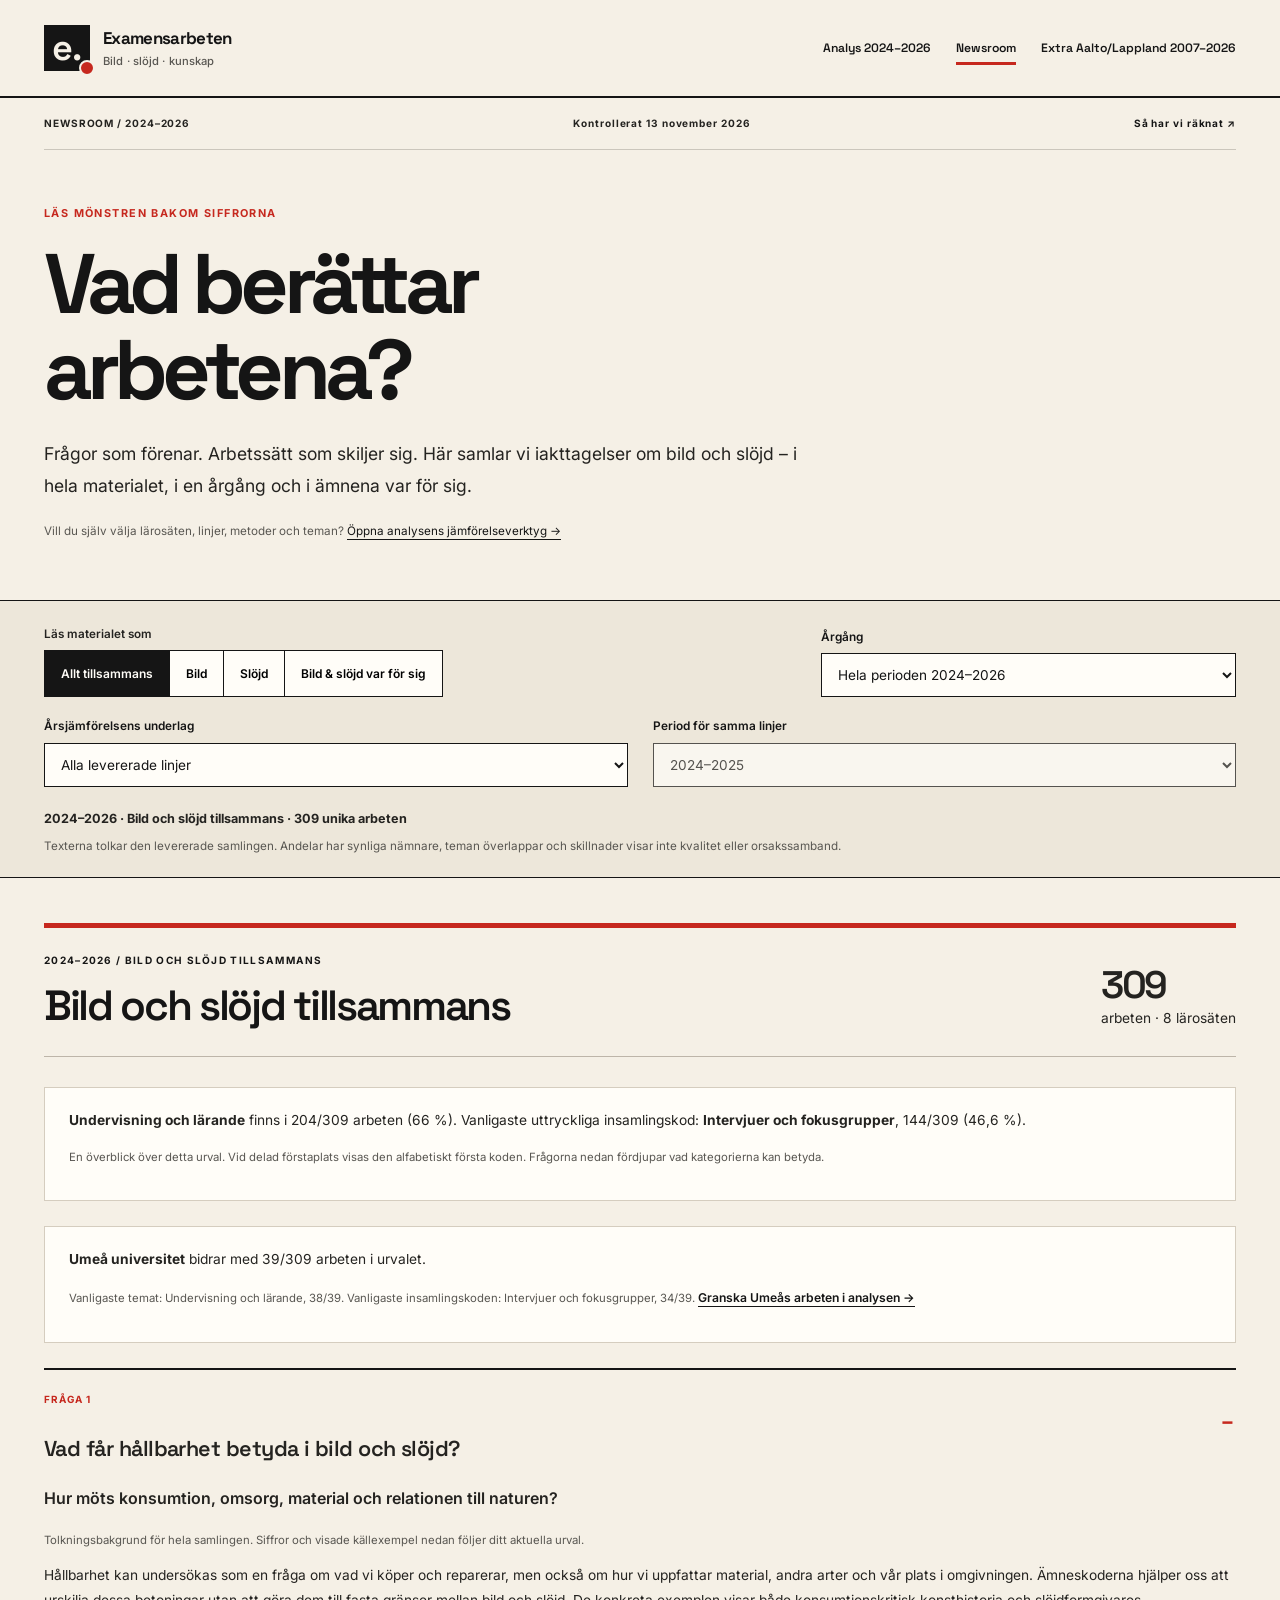
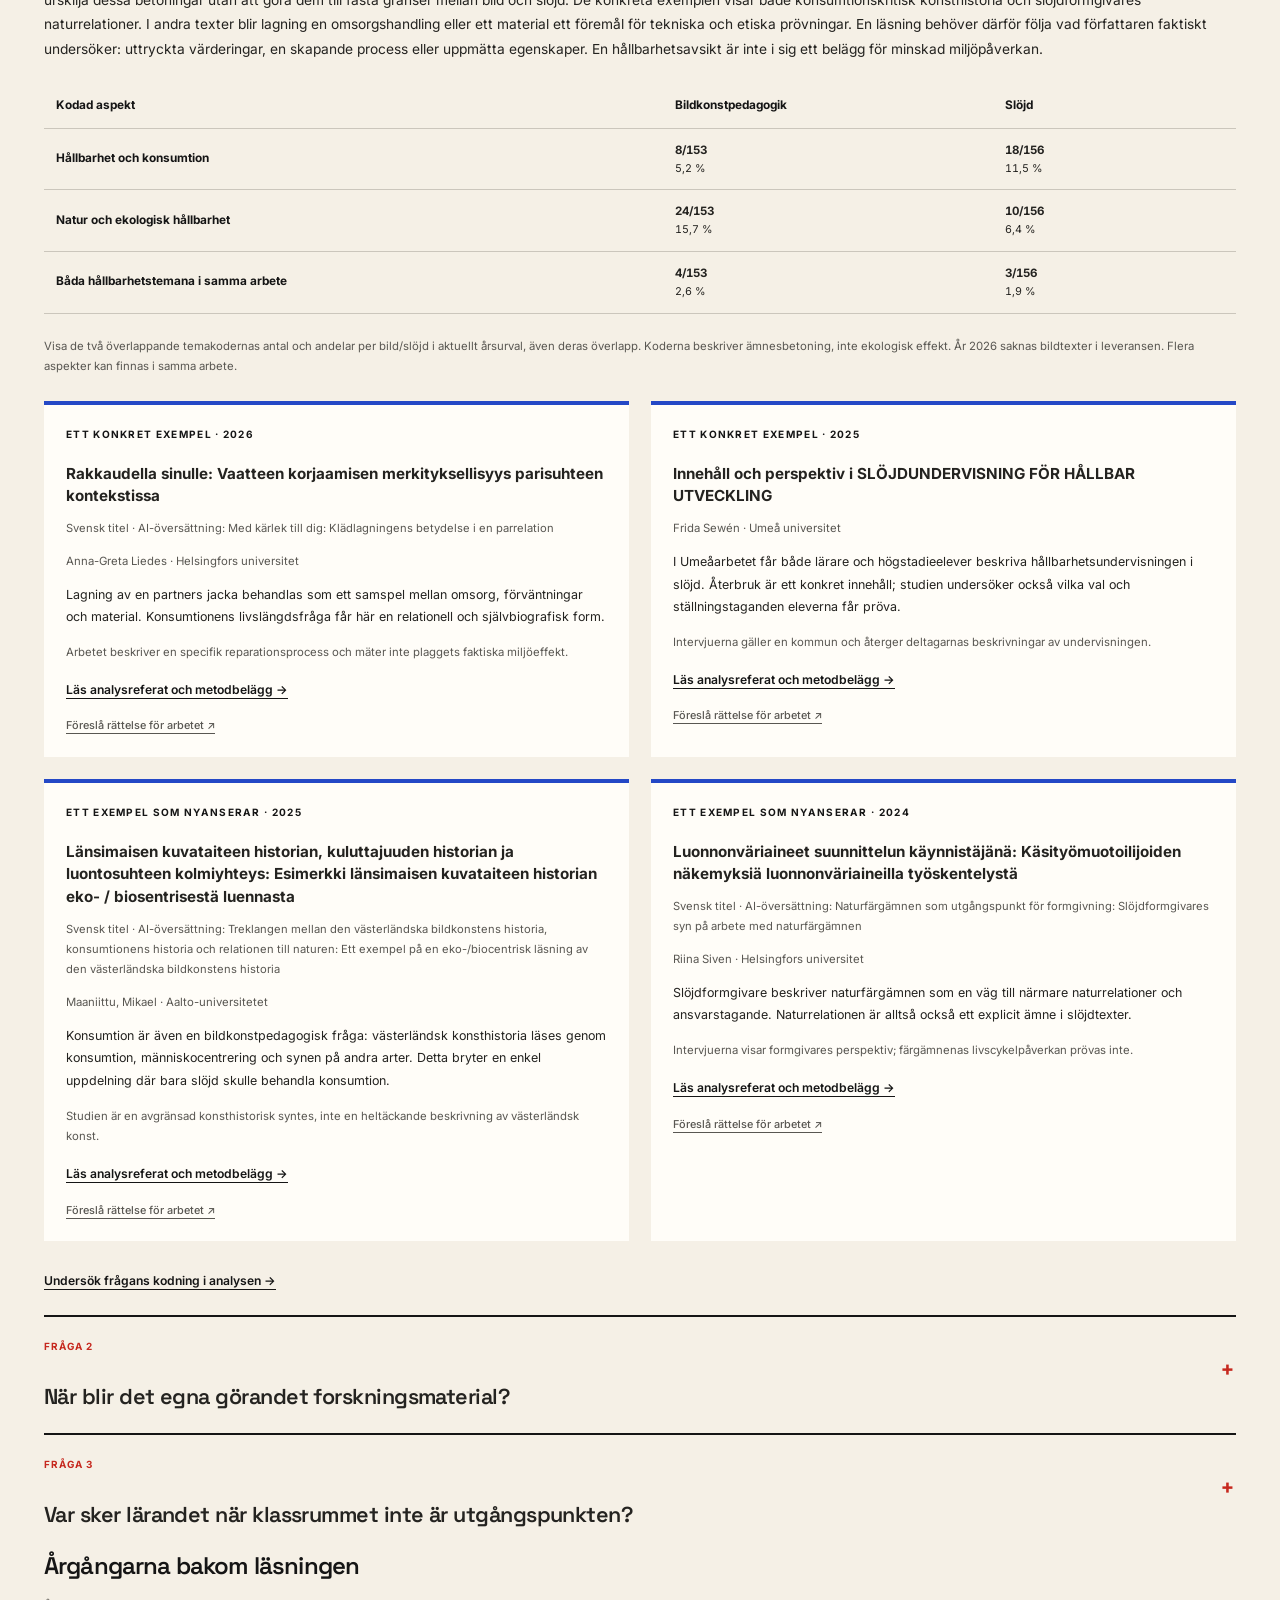
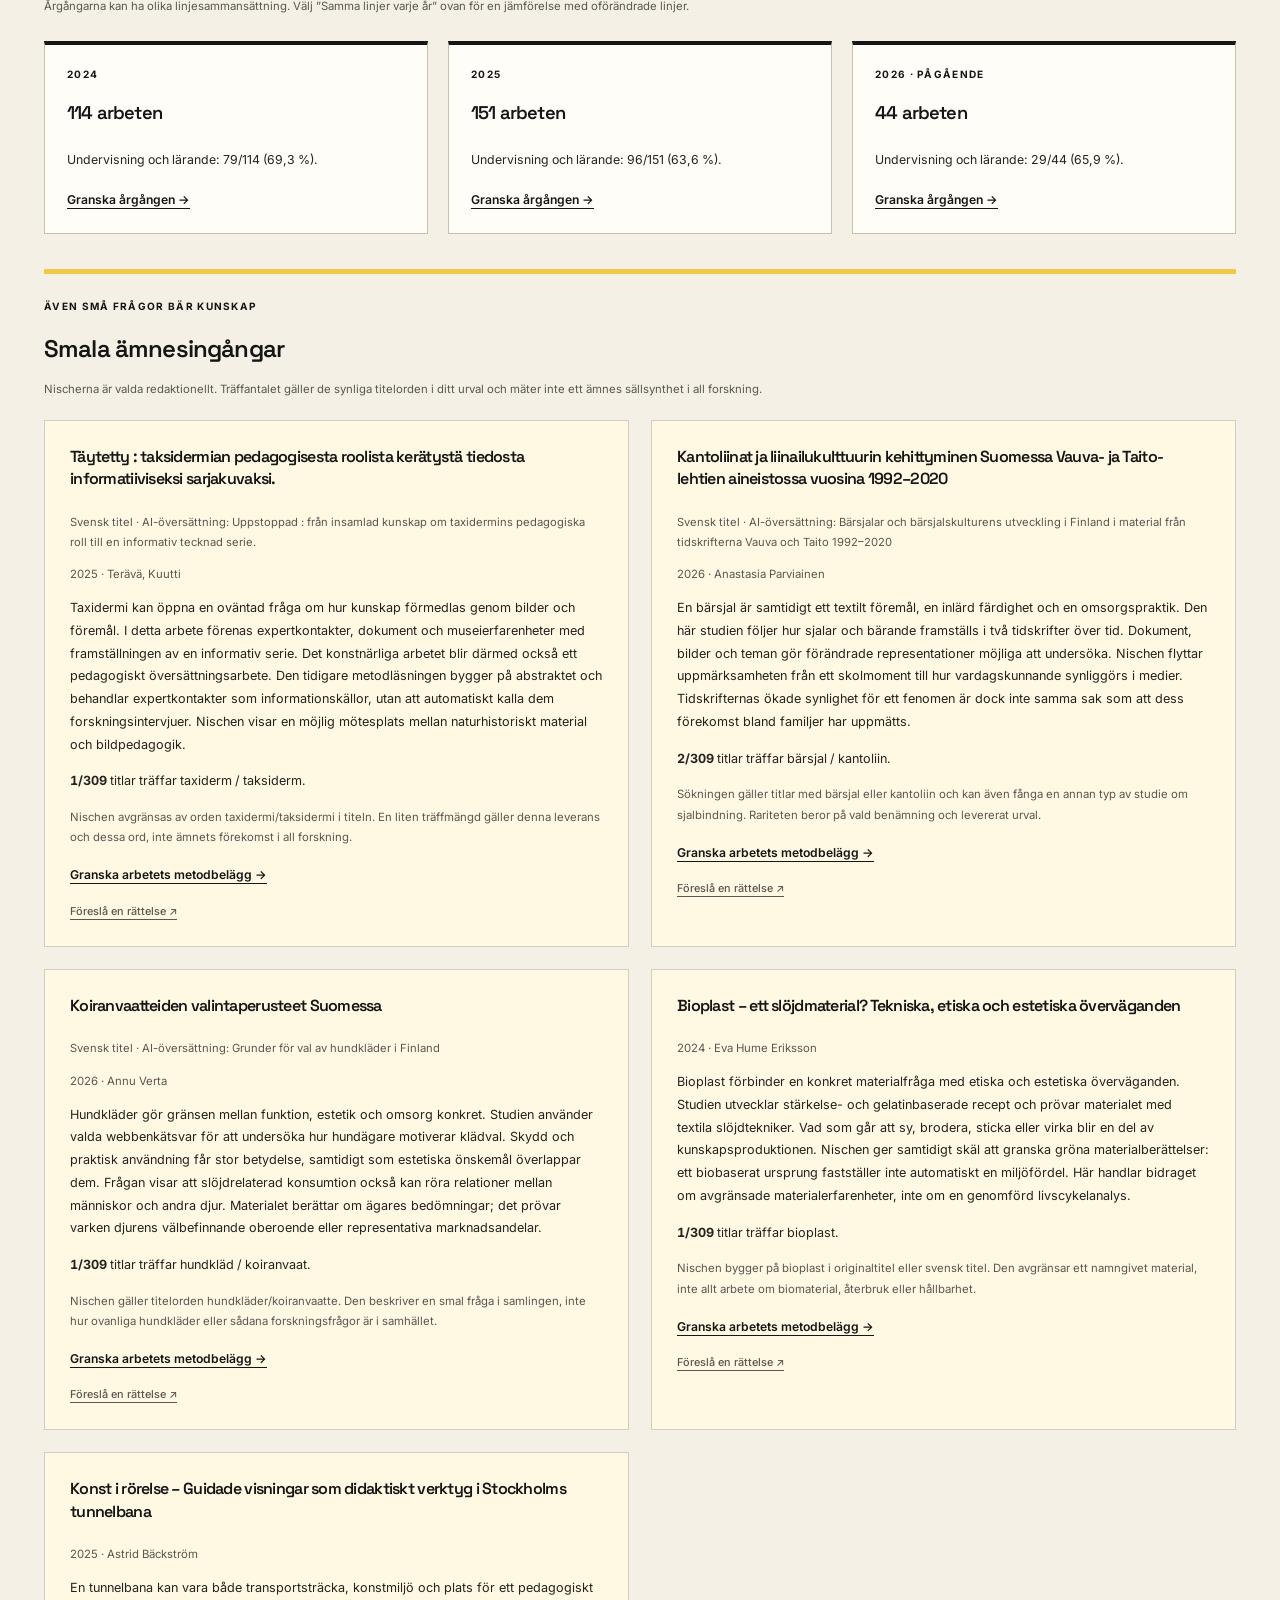
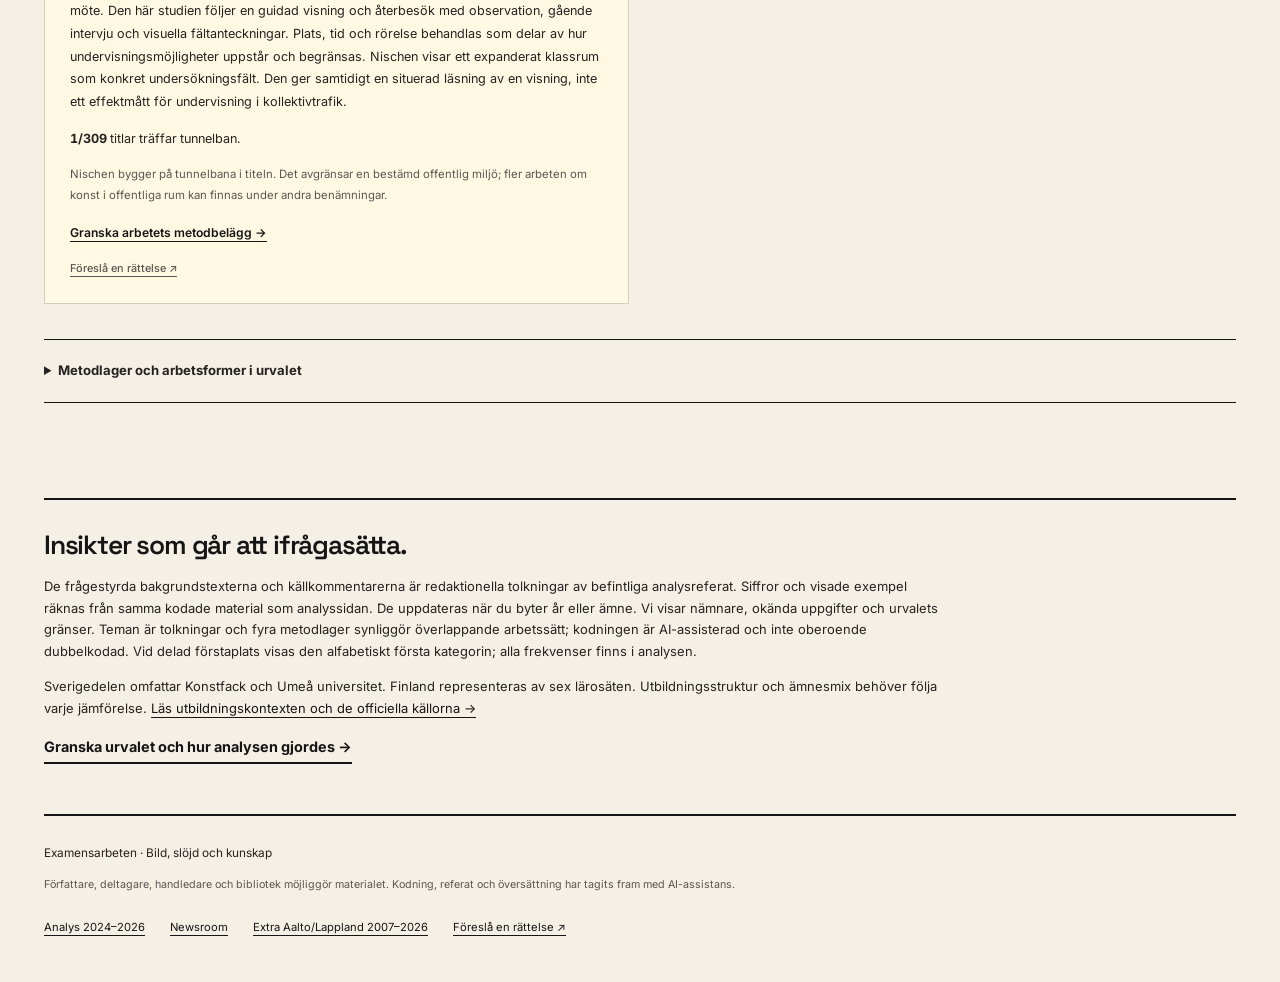
<file: docs/newsroom.html>
<!doctype html>
<html lang="sv"><head><meta charset="utf-8"><meta name="viewport" content="width=device-width,initial-scale=1"><title>Newsroom · Insikter om bild och slöjd</title><meta name="description" content="Insikter om examensarbeten 2024–2026: teman, metoder, årgångar, bildkonstpedagogik och slöjd tillsammans eller var för sig."><meta name="theme-color" content="#f5f0e6"><link rel="stylesheet" href="assets/style.css?v=2026-3"><link rel="stylesheet" href="assets/newsroom.css?v=20261109-v2d"><link rel="stylesheet" href="assets/insights.css?v=20261109-v2d"><link rel="stylesheet" href="assets/analysis-v2.css?v=20261109-v2d"><script type="module" src="assets/insights.js?v=20261113"></script></head>
<body data-page="newsroom"><a class="skip" href="#main">Hoppa till innehållet</a><header class="nr-header"><div class="nr-wrap nr-masthead"><a class="brand" href="./" aria-label="Examensarbeten, analysens startsida"><span class="brand-mark" aria-hidden="true">e.</span><span>Examensarbeten<small>Bild · slöjd · kunskap</small></span></a><nav aria-label="Huvudnavigation"><a href="./">Analys 2024–2026</a><a href="newsroom.html" aria-current="page">Newsroom</a><a href="historik.html">Extra Aalto/Lappland 2007–2026</a></nav></div></header>
<main id="main"><div class="nr-wrap nr-dateline"><span>NEWSROOM / 2024–2026</span><span id="ed-updated">Analys av samlingen</span><a href="./#metod">Så har vi räknat ↗</a></div>
<section class="nr-wrap ed-hero"><p class="eyebrow nr-red">Läs mönstren bakom siffrorna</p><h1>Vad berättar<br>arbetena?</h1><p class="nr-deck">Frågor som förenar. Arbetssätt som skiljer sig. Här samlar vi iakttagelser om bild och slöjd – i hela materialet, i en årgång och i ämnena var för sig.</p><p class="nr-fine">Vill du själv välja lärosäten, linjer, metoder och teman? <a href="./#jamfor">Öppna analysens jämförelseverktyg →</a></p></section>
<section class="ed-controls-section" aria-label="Välj vilka insikter du vill läsa"><div class="nr-wrap"><div class="ed-controls"><fieldset class="nr-button-group"><legend>Läs materialet som</legend><div><button type="button" data-view="all" aria-pressed="true">Allt tillsammans</button><button type="button" data-view="bild" aria-pressed="false">Bild</button><button type="button" data-view="slojd" aria-pressed="false">Slöjd</button><button type="button" data-view="separate" aria-pressed="false">Bild & slöjd var för sig</button></div></fieldset><div><label for="ed-year">Årgång</label><select id="ed-year"><option value="all">Hela perioden 2024–2026</option><option value="2024">2024</option><option value="2025">2025</option><option value="2026">2026 · pågående år</option></select></div></div><div class="ed-panel-controls"><div><label for="ed-balance">Årsjämförelsens underlag</label><select id="ed-balance"><option value="all">Alla levererade linjer</option><option value="common">Samma linjer varje år</option></select></div><div><label for="ed-period">Period för samma linjer</label><select id="ed-period"><option value="2024-2025">2024–2025</option><option value="2025-2026">2025–2026 · preliminärt</option><option value="2024-2026">2024–2026 · preliminärt</option></select></div></div><p id="ed-selection" class="nr-selection" role="status" aria-live="polite"></p><p id="ed-period-note" class="nr-fine"></p></div></section>
<div id="ed-cohorts" class="nr-wrap ed-cohorts"><p role="status">Laddar insikterna…</p></div>
<aside class="nr-wrap ed-method-note"><h2>Insikter som går att ifrågasätta.</h2><p>De frågestyrda bakgrundstexterna och källkommentarerna är redaktionella tolkningar av befintliga analysreferat. Siffror och visade exempel räknas från samma kodade material som analyssidan. De uppdateras när du byter år eller ämne. Vi visar nämnare, okända uppgifter och urvalets gränser. Teman är tolkningar och fyra metodlager synliggör överlappande arbetssätt; kodningen är AI-assisterad och inte oberoende dubbelkodad. Vid delad förstaplats visas den alfabetiskt första kategorin; alla frekvenser finns i analysen.</p><p>Sverigedelen omfattar Konstfack och Umeå universitet. Finland representeras av sex lärosäten. Utbildningsstruktur och ämnesmix behöver följa varje jämförelse. <a href="./#lander">Läs utbildningskontexten och de officiella källorna →</a></p><a class="text-link" href="./#metod">Granska urvalet och hur analysen gjordes →</a></aside></main><footer class="nr-wrap nr-footer"><p>Examensarbeten · Bild, slöjd och kunskap</p><p>Författare, deltagare, handledare och bibliotek möjliggör materialet. Kodning, referat och översättning har tagits fram med AI-assistans.</p><div><a href="./">Analys 2024–2026</a><a href="newsroom.html">Newsroom</a><a href="historik.html">Extra Aalto/Lappland 2007–2026</a><a href="https://github.com/tdufva/examnesarbete/issues/new?template=korrigering.yml">Föreslå en rättelse ↗</a></div></footer></body></html>
</file>
<file: docs/assets/style.css>
@import url('https://fonts.googleapis.com/css2?family=Inter:wght@400;500;600;700&family=Space+Grotesk:wght@400;500;600;700&display=swap');
/* A contemporary Bauhaus palette: paper, black and three primary colours. */
:root{--paper:#f5f0e6;--ink:#151515;--body:#272727;--muted:#595752;--line:#cbc6bc;--green:#2448c6;--light:#ede7da;--yellow:#f3c747;--white:#fffdf8;--orange:#c6281e;--radius:0px}

*{box-sizing:border-box}
html{scroll-behavior:smooth;scroll-padding-top:96px}
body{margin:0;background:var(--paper);color:var(--body);font:16px/1.65 'Inter',system-ui,sans-serif}
h1,h2,h3,h4{font-family:'Space Grotesk',system-ui,sans-serif;color:var(--ink);line-height:1.2;letter-spacing:-.035em;margin-top:0}
h1{font-size:clamp(2.8rem,5.4vw,5rem);font-weight:600;margin-bottom:24px;line-height:1.08}
h2{font-size:clamp(2rem,3.7vw,3.15rem);font-weight:600;margin-bottom:15px}
h3{font-size:1.2rem;font-weight:700;margin-bottom:15px;letter-spacing:-.02em}
p{margin:0 0 1.1em}
a{color:var(--ink);text-underline-offset:4px}
a:hover{color:var(--orange)}
button,input,select{font:inherit}
button,a,input,select,summary{touch-action:manipulation}
button{cursor:pointer}
button:disabled{cursor:default}
a:focus-visible,button:focus-visible,select:focus-visible,input:focus-visible,summary:focus-visible{outline:3px solid #2448c6;outline-offset:4px}
.wrap{width:min(1260px,calc(100% - 80px));margin-inline:auto}
.skip{position:fixed;top:-100px;left:10px;z-index:1000;background:var(--ink);color:white;padding:12px}
.skip:focus{top:10px}
.site-header{background:var(--paper);border-bottom:1px solid var(--line);position:sticky;top:0;z-index:20}
.header-inner{width:min(1360px,calc(100% - 80px));margin:auto;display:flex;align-items:center;justify-content:space-between;min-height:91px;gap:30px}
.brand{display:flex;gap:13px;align-items:center;text-decoration:none;font-weight:700;line-height:1.25;font-size:1.06rem;letter-spacing:-.03em}
.brand small{display:block;font-size:.7rem;font-weight:500;color:var(--muted);letter-spacing:.025em;margin-top:5px}
.brand-mark{display:grid;place-items:center;background:var(--ink);color:var(--paper);font-family:Georgia,serif;font-size:34px;font-style:italic;font-weight:400;width:46px;height:46px;border-radius:50%}
nav{display:flex;gap:30px}
nav a{text-decoration:none;font-size:.9rem;font-weight:600;white-space:nowrap}
nav a[aria-current]{text-decoration:underline;text-decoration-thickness:2px;text-underline-offset:10px}
nav a span{margin-left:6px}
.hero{display:grid;grid-template-columns:1.55fr 1fr;gap:100px;padding-top:74px;padding-bottom:78px}
.eyebrow{text-transform:uppercase;font-size:.7rem;letter-spacing:.16em;line-height:1.5;font-weight:700;margin-bottom:20px;color:var(--green)}
.lead{font-size:1.09rem;line-height:1.75;max-width:650px;color:#525252}
.text-link{font-size:.9rem;font-weight:700;text-decoration:none;display:inline-block;border-bottom:1px solid var(--ink);padding-bottom:3px}
.text-link span{margin-left:15px}
.hero .text-link{margin-top:16px}
.hero-note{border:1px solid var(--line);border-radius:var(--radius);padding:28px 32px 24px;align-self:center;background:var(--light)}
.line-art{height:110px;margin:-10px 0 22px}
.line-art svg{width:100%;height:100%;fill:none;stroke:var(--green);stroke-width:1.2}
.stat-grid{display:grid;grid-template-columns:1fr 1fr;gap:23px 20px}
.stat{margin:0;line-height:1.4}
.stat strong{display:block;font-family:'Space Grotesk',sans-serif;font-size:2.3rem;font-weight:500;letter-spacing:-.05em}
.stat span{display:block;font-size:.75rem;color:var(--muted);margin-top:3px}
.fine{font-size:.7rem;color:var(--muted);line-height:1.6;margin:23px 0 0;padding-top:16px;border-top:1px solid #cbc6bc}
.catalogue-section{border-top:1px solid var(--line);padding:52px 0 58px;background:var(--white)}
.section-heading{display:flex;justify-content:space-between;gap:30px;align-items:flex-end;margin-bottom:28px}
.section-heading h2{margin:0}
.section-heading .eyebrow{margin-bottom:10px}
.download-link{font-size:.8rem;white-space:nowrap;text-decoration:none;border-bottom:1px solid var(--line);padding-bottom:5px}
.filters{background:var(--light);border:1px solid var(--line);padding:23px;display:grid;grid-template-columns:1.4fr 1fr .65fr;gap:16px 20px;border-radius:var(--radius)}
label{display:block;font-size:.74rem;font-weight:600;margin-bottom:6px;color:var(--ink)}
input,select{width:100%;min-width:0;border:1px solid #bcb6ab;border-radius:3px;background:var(--white);color:var(--ink);padding:11px 12px;font-size:.85rem;min-height:44px}
select{padding-right:27px}
.search-field input{width:100%}
input::placeholder{color:#65615a}
.results-toolbar{display:flex;align-items:center;justify-content:space-between;gap:20px;padding:25px 0 23px}
.results-toolbar p{font-size:.8rem;font-weight:600;margin:0}
.sort-control{display:flex;align-items:center;gap:10px}
.sort-control label{white-space:nowrap;margin:0;color:var(--muted);font-weight:400}
.sort-control select{width:205px;padding:7px 10px;min-height:38px;font-size:.75rem}
.quiet-button{border:0;background:none;color:var(--green);font-size:.74rem;white-space:nowrap;text-decoration:underline;text-underline-offset:4px;padding:8px}
.catalogue-grid{display:grid;grid-template-columns:repeat(3,minmax(0,1fr));gap:20px}
.work-card{border:1px solid var(--line);border-radius:var(--radius);background:var(--white);display:flex;flex-direction:column;padding:24px;min-width:0;position:relative;transition:border-color .2s,box-shadow .2s}
.work-card:hover{border-color:#151515;box-shadow:0 4px 15px #15151509}
.card-meta{display:flex;justify-content:space-between;gap:10px;align-items:center;font-size:.68rem;font-weight:600;letter-spacing:.03em;color:var(--green);margin-bottom:17px}
.university-dot{display:inline-block;width:7px;height:7px;background:var(--green);border-radius:50%;margin-right:6px}
.lappland .university-dot{background:var(--orange)}
.work-card h3{font-size:1rem;letter-spacing:-.025em;line-height:1.45;margin-bottom:8px;font-weight:600;overflow-wrap:anywhere}
.translated-title{font-size:.85rem;line-height:1.5;color:#444444;border-left:2px solid var(--yellow);padding-left:12px;margin-bottom:16px}
.translation-label{font-size:.62rem;letter-spacing:.04em;text-transform:uppercase;display:block;color:#595752;font-weight:700;margin-bottom:5px}
.card-author{color:var(--muted);font-size:.76rem;margin:8px 0 17px}
.topic-line{font-size:.76rem;color:#525252;line-height:1.6;margin-bottom:15px}
.method-chip{display:inline-block;padding:4px 9px;border-radius:3px;background:var(--light);font-size:.66rem;line-height:1.5;color:var(--green);margin:0 4px 5px 0}
.card-bottom{display:flex;align-items:center;justify-content:space-between;gap:12px;margin-top:auto;padding-top:20px;border-top:1px solid #ded8cc}
.read-button{border:0;background:none;font-size:.76rem;font-weight:700;padding:5px 0;color:var(--ink);text-align:left}
.read-button span{padding-left:13px}
.access-label{font-size:.62rem;color:var(--muted);white-space:nowrap}
.access-label.closed{color:#7a4129}
.empty-state{grid-column:1/-1;padding:65px 25px;text-align:center;background:var(--light)}
.catalogue-footnote{font-size:.75rem;color:var(--muted);max-width:810px;margin-top:30px}
.closing{padding-top:80px;padding-bottom:80px;max-width:850px;text-align:center}
.closing p:not(.eyebrow){max-width:680px;margin:20px auto 28px;color:var(--muted)}
.pill-link{display:inline-flex;gap:35px;padding:12px 24px;background:var(--ink);color:var(--white);text-decoration:none;border-radius:40px;font-size:.85rem}
.pill-link:hover{background:var(--green);color:white}
.site-footer{display:flex;justify-content:space-between;gap:24px;padding:27px 0 35px;border-top:1px solid var(--line);font-size:.72rem;color:var(--muted)}
.site-footer p{margin:0}
.site-footer p span{margin:0 8px}
.site-footer div{display:flex;gap:24px}
.site-footer a{color:var(--muted)}
dialog{width:min(930px,calc(100% - 32px));max-height:92dvh;border:1px solid var(--line);border-radius:7px;padding:0;background:var(--white);color:var(--body);box-shadow:0 30px 130px #15151540}
dialog::backdrop{background:#15151599;backdrop-filter:blur(3px)}
.dialog-header{display:flex;justify-content:space-between;align-items:center;padding:14px 28px;border-bottom:1px solid var(--line);font-size:.68rem;font-weight:600;position:sticky;top:0;background:var(--white);z-index:2}
.close-dialog{border:0;background:none;font-size:.78rem;color:var(--ink);padding:8px}
.close-dialog span{font-size:1.2rem;margin-left:15px}
#dialog-body{padding:34px 45px 45px}
#dialog-title{font-size:1.8rem;line-height:1.35;margin-bottom:18px}
.dialog-title-sv{font-size:1.4rem;font-family:'Space Grotesk',sans-serif;border-left:3px solid var(--yellow);padding-left:18px;line-height:1.5;margin-bottom:20px}
.dialog-meta{display:flex;flex-wrap:wrap;gap:8px 20px;font-size:.8rem;color:var(--muted);margin:20px 0}
.source-actions{display:flex;flex-wrap:wrap;gap:14px;margin:20px 0 30px}
.source-actions a{font-size:.8rem;display:inline-block;border:1px solid var(--line);border-radius:3px;padding:8px 14px;text-decoration:none}
.source-actions a:first-child{background:var(--ink);color:white;border-color:var(--ink)}
.detail-section{border-top:1px solid var(--line);padding-top:26px;margin-top:28px}
.detail-section h3{font-size:1.1rem}
.abstract-text{font-size:.9rem;line-height:1.85;white-space:pre-line;overflow-wrap:anywhere}
.abstract-original{color:#525252}
.language-label{font-size:.7rem;font-weight:700;letter-spacing:.05em;color:var(--green);text-transform:uppercase;margin-bottom:15px}
.abstract-block+.abstract-block{margin-top:30px;background:var(--light);padding:25px;border-radius:3px}
.keyword-group{font-size:.83rem;line-height:1.85;margin-bottom:16px}
.keyword-group strong{display:block;font-size:.7rem;color:var(--muted)}
.method-evidence{margin-bottom:15px;padding-left:15px;border-left:2px solid var(--line)}
.method-evidence strong{font-size:.85rem}
.method-evidence small{display:block;color:var(--muted);font-size:.7rem;margin:4px 0}
.method-evidence p{font-size:.8rem;margin-bottom:0}
.method-note{font-size:.75rem;padding:15px;background:var(--light);color:#444444}
.theme-tags a{display:inline-block;border:1px solid var(--line);border-radius:20px;padding:5px 11px;font-size:.74rem;text-decoration:none;margin:0 5px 8px 0}
.permalink{font-size:.7rem;color:var(--muted)}
.analysis-hero{padding:70px 0 0}
.analysis-hero .lead{max-width:770px}
.anchor-nav{border-bottom:1px solid var(--line);margin-top:45px;padding-bottom:19px;gap:25px;flex-wrap:wrap}
.anchor-nav a{font-size:.76rem;font-weight:500}
.analysis-block{padding-top:62px;padding-bottom:66px}
.section-aside{font-size:.76rem;color:var(--muted);margin:0}
.insight-grid{display:grid;grid-template-columns:repeat(3,1fr);gap:22px}
.insight{padding:27px;border:1px solid var(--line);border-radius:var(--radius);background:var(--white)}
.insight-kicker{font-size:.7rem;color:var(--green);margin-bottom:20px}
.insight-number{font-family:'Space Grotesk',sans-serif;font-size:2.6rem;line-height:1.05;letter-spacing:-.05em;margin-bottom:12px;color:var(--ink)}
.insight h3{font-size:1.1rem;line-height:1.4;margin-bottom:12px}
.insight p:last-child{font-size:.76rem;color:var(--muted);margin-bottom:0}
.editorial-note{display:flex;gap:23px;margin-top:30px;padding:24px 0 0}
.note-symbol{font-size:3.4rem;line-height:1;color:#c6281e;font-family:Georgia,serif}
.editorial-note p{font-size:.85rem;line-height:1.8;max-width:930px;margin:0}
.tinted-section{background:var(--light);border-top:1px solid var(--line);border-bottom:1px solid var(--line)}
.segmented{display:flex;padding:3px;border:1px solid #aaa397;border-radius:4px;flex-shrink:0;align-self:flex-end}
.segmented button{border:0;border-radius:2px;padding:7px 16px;font-size:.76rem;color:var(--ink);background:none}
.segmented button[aria-pressed=true]{color:var(--white);background:var(--ink)}
.comparison-readings{display:grid;grid-template-columns:1fr 1fr;gap:45px;margin:35px 0}
.comparison-readings article{border-top:2px solid var(--green);padding-top:20px}
.comparison-readings article:nth-child(2){border-color:var(--orange)}
.comparison-readings h3{font-size:1rem}
.comparison-readings p{font-size:.85rem;line-height:1.8}
.compare-key{display:flex;gap:24px;font-size:.73rem;margin-bottom:24px}
.swatch{display:inline-block;width:9px;height:9px;background:var(--green);margin-right:7px}
.swatch.lappland{background:var(--orange)}
.comparison-row{display:grid;grid-template-columns:270px 1fr;gap:26px;border-top:1px solid #cbc6bc;padding:18px 0}
.comparison-label{font-size:.8rem;padding-top:4px}
.bar-pair{display:grid;gap:7px}
.bar-line{display:grid;grid-template-columns:1fr 90px;gap:15px;align-items:center}
.bar-track{background:#ddd7cc;height:12px;position:relative;border-radius:1px;overflow:hidden}
.bar-fill{height:100%;background:var(--green)}
.bar-fill.lappland{background:var(--orange)}
.bar-value{font-size:.72rem;font-variant-numeric:tabular-nums;color:var(--ink)}
.chart-note{font-size:.72rem;color:var(--muted);line-height:1.75;margin:23px 0 0;max-width:890px}
.data-details{border-top:1px solid var(--line);border-bottom:1px solid var(--line);padding:18px 0;margin-top:28px}
.data-details summary{font-size:.85rem;font-weight:600;cursor:pointer;color:var(--ink)}
.data-details p{font-size:.82rem;max-width:950px;margin:16px 0 0}
.data-details table{margin-top:25px}
.two-columns{display:grid;grid-template-columns:1fr 1fr;gap:70px;margin-top:35px}
.muted{color:var(--muted);font-size:.8rem;max-width:550px}
.ranked-chart{margin-top:24px}
.rank-row{display:grid;grid-template-columns:1fr 65px;gap:12px;margin-bottom:18px;align-items:start}
.rank-label{font-size:.78rem;margin-bottom:6px;display:block}
.rank-label a{text-decoration:none;border-bottom:1px solid #aaa397}
.rank-value{font-size:.77rem;font-variant-numeric:tabular-nums;padding-top:2px;color:var(--ink);text-align:right}
.rank-row .bar-track{height:7px;background:#e3ddd1}
.tinted-section .rank-row .bar-track{background:#d8d0c0}
.small-note{font-size:.76rem;padding:20px;background:var(--light);line-height:1.8;margin-top:30px}
.keyword-cloud{display:flex;flex-wrap:wrap;gap:10px;margin-top:26px;align-content:start}
.keyword-cloud a{padding:8px 12px;background:var(--white);border:1px solid #bcb6ab;font-size:.75rem;border-radius:3px;text-decoration:none;display:flex;gap:12px;align-items:center}
.keyword-cloud a span{font-size:.7rem;color:var(--muted);font-variant-numeric:tabular-nums}
.power-layout{display:grid;grid-template-columns:1.2fr 1fr;gap:80px;margin-top:37px}
.power-layout p{font-size:.86rem}
.access-row{margin:23px 0}
.access-row .access-name{font-size:.78rem;display:flex;justify-content:space-between;gap:20px;margin-bottom:8px}
.access-track{height:19px;display:flex;background:#d8d0c0;border-radius:2px;overflow:hidden}
.access-track span{background:var(--green);height:100%}
.access-row.lappland .access-track span{background:var(--orange)}
.access-legend{font-size:.71rem;color:var(--muted);margin:12px 0 27px}
.critical-note{padding:30px;background:var(--ink);color:#f5f0e6;align-self:start;border-radius:var(--radius)}
.critical-note .eyebrow{color:var(--yellow);font-size:.65rem}
.critical-note h3{color:var(--white);font-size:1.6rem}
.critical-note p{font-size:.85rem}
.critical-note p:last-child{margin:0}
.principles-grid{display:grid;grid-template-columns:repeat(3,1fr);gap:28px;margin-top:50px}
.principles-grid article{border-top:1px solid var(--line);padding-top:20px}
.principles-grid article>span{font-size:.7rem;color:#c6281e;font-family:'Space Grotesk',sans-serif}
.principles-grid h3{font-size:1rem;margin:15px 0 12px}
.principles-grid p{font-size:.8rem;color:var(--muted)}
.source-note{font-size:.74rem;color:var(--muted);line-height:1.85;margin-top:28px}
.method-steps{list-style:none;padding:0;counter-reset:steps;display:grid;grid-template-columns:1fr 1fr;gap:35px 65px;margin:40px 0}
.method-steps li{counter-increment:steps;border-top:1px solid #cbc6bc;padding-top:20px}
.method-steps li:before{content:'0' counter(steps);font-size:.7rem;color:var(--green);display:block;margin-bottom:16px}
.method-steps h3{font-size:1rem}
.method-steps p{font-size:.82rem;color:#525252}
.method-limits{border:1px solid #aaa397;border-left:3px solid #c6281e;padding:25px 30px;margin-top:20px}
.method-limits h3{font-size:1rem}
.method-limits p{font-size:.82rem;max-width:1000px;margin:0}
table{width:100%;border-collapse:collapse;font-size:.8rem}
th,td{text-align:left;padding:12px;border-bottom:1px solid var(--line)}
th{font-size:.74rem;color:var(--ink)}
.notice{padding:20px;background:var(--light);font-size:.85rem}
.error-state{padding:25px;border:1px solid #bc795e;color:#83452f;background:#fff5e9}

@media(min-width:1500px){.hero{padding-top:90px;padding-bottom:95px}
}
@media(max-width:1100px){.hero{gap:50px}
.catalogue-grid{grid-template-columns:repeat(2,minmax(0,1fr))}
.two-columns{gap:38px}
.power-layout{gap:40px}
.comparison-row{grid-template-columns:220px 1fr}
.header-inner{gap:20px}
.header-inner nav{gap:20px}
}
@media(max-width:760px){.wrap,.header-inner{width:calc(100% - 36px)}
.site-header{position:relative}
.header-inner{flex-wrap:wrap;padding:18px 0;gap:20px}
.header-inner nav{width:100%;justify-content:space-between;gap:10px}
.header-inner nav a{font-size:.79rem}
.brand-mark{width:38px;height:38px;font-size:29px}
.brand small{font-size:.65rem}
.hero{grid-template-columns:1fr;gap:32px;padding:40px 0}
.hero h1{font-size:2.9rem}
.hero-note{padding:24px;width:100%}
.line-art{display:none}
.stat-grid{grid-template-columns:repeat(4,1fr);gap:10px}
.stat strong{font-size:1.8rem}
.stat span{font-size:.62rem}
.hero .lead{font-size:.98rem}
.hero-note .fine{margin-top:20px}
.section-heading{align-items:flex-start;gap:20px;flex-wrap:wrap}
.section-heading .download-link{font-size:.72rem}
.catalogue-section{padding-top:35px}
.filters{grid-template-columns:1fr 1fr;padding:16px;gap:12px}
.search-field{grid-column:1/-1}
.filters>div:nth-child(4){grid-column:1/-1}
.results-toolbar{align-items:flex-start;gap:13px;flex-direction:column}
.sort-control{width:100%;gap:7px}
.sort-control select{width:auto;flex:1;font-size:.7rem}
.sort-control label{font-size:.7rem}
.quiet-button{font-size:.67rem}
.catalogue-grid{grid-template-columns:1fr}
.work-card{padding:23px;min-height:0}
.work-card h3{font-size:1.07rem}
.card-meta{font-size:.7rem}
.translated-title{font-size:.88rem}
.closing{padding:55px 0}
.site-footer{flex-direction:column;padding:25px 0;gap:15px}
.site-footer div{gap:22px;flex-wrap:wrap}
#dialog-body{padding:25px 22px 32px}
#dialog-title{font-size:1.4rem}
.dialog-title-sv{font-size:1.15rem}
.dialog-header{padding:10px 20px}
.dialog-header>span{font-size:.6rem}
.abstract-block+.abstract-block{padding:19px}
.analysis-hero{padding-top:42px}
.analysis-hero h1{font-size:2.8rem}
.analysis-hero .lead{font-size:1rem}
.anchor-nav{gap:12px 20px;margin-top:30px;padding-bottom:22px}
.anchor-nav a{font-size:.7rem}
.analysis-block{padding-top:42px;padding-bottom:44px}
.insight-grid{grid-template-columns:1fr}
.insight{padding:24px}
.insight-kicker{margin-bottom:12px}
.insight-number{font-size:2.2rem}
.editorial-note{gap:17px}
.editorial-note p{font-size:.8rem}
.comparison-readings{grid-template-columns:1fr;gap:17px}
.comparison-row{grid-template-columns:1fr;gap:10px}
.bar-line{grid-template-columns:1fr 83px}
.two-columns{grid-template-columns:1fr;gap:38px}
.power-layout{grid-template-columns:1fr;gap:25px}
.principles-grid{grid-template-columns:1fr 1fr;gap:20px}
.principles-grid h3{font-size:.93rem}
.principles-grid p{font-size:.75rem}
.method-steps{grid-template-columns:1fr;gap:22px}
.method-limits{padding:20px}
.data-details{overflow-x:auto}
.data-details table{min-width:430px}
.section-aside{font-size:.7rem}
.compare-key{gap:15px;font-size:.67rem}
}
@media(prefers-reduced-motion:reduce){html{scroll-behavior:auto}
*{transition:none!important}
}


/* Bauhaus: geometric type, clear structure and deliberate primary accents. */
h1,h2,h3,h4{font-family:'Space Grotesk',Arial,sans-serif;font-weight:600;letter-spacing:-.045em}
h1{font-weight:700;line-height:1.02;letter-spacing:-.065em}
h2{font-weight:600}
body{font-family:Inter,Arial,sans-serif}
.site-header{border-bottom:2px solid var(--ink)}
.brand{font-family:'Space Grotesk',Arial,sans-serif;font-weight:700;letter-spacing:-.04em}
.brand small{font-family:Inter,Arial,sans-serif;letter-spacing:.01em}
.brand-mark{position:relative;border-radius:0;background:var(--ink);font-family:'Space Grotesk',Arial,sans-serif;font-size:36px;font-style:normal;font-weight:600;line-height:1}
.brand-mark::after{content:'';position:absolute;width:12px;height:12px;border-radius:50%;background:var(--orange);right:-5px;bottom:-5px;border:2px solid var(--paper)}
nav a{font-family:'Space Grotesk',Arial,sans-serif;font-weight:600}
nav a[aria-current]{text-decoration-color:var(--orange);text-decoration-thickness:3px}
.eyebrow{color:var(--ink);letter-spacing:.13em;font-size:.68rem}
.hero{gap:80px;grid-template-columns:1.5fr 1fr}
.hero-note{border:1px solid var(--ink);background:var(--white);padding:30px;box-shadow:8px 8px 0 var(--yellow)}
.line-art{height:115px;margin:0 0 24px}
.line-art svg{stroke:none}
.stat strong,.insight-number{font-family:'Space Grotesk',Arial,sans-serif;font-weight:600;letter-spacing:-.07em}
.stat strong{font-size:2.65rem}
.fine{border-top-color:var(--line)}
.text-link{border-bottom:2px solid var(--ink)}
.text-link:hover{border-color:var(--orange)}
.catalogue-section{border-top:2px solid var(--ink);background:var(--paper)}
.filters{background:var(--yellow);border:1px solid var(--ink);border-radius:0}
input,select{border:1px solid var(--ink);border-radius:0;background:var(--white)}
input:focus,select:focus{border-color:var(--green)}
.catalogue-grid{gap:22px}
.work-card{border-color:var(--ink);border-radius:0;border-top:5px solid var(--green);box-shadow:none}
.work-card.lappland{border-top-color:var(--orange)}
.work-card:hover{border-color:var(--ink);box-shadow:4px 4px 0 var(--yellow)}
.work-card h3{font-weight:600;letter-spacing:-.025em}
.university-dot{border-radius:0;width:8px;height:8px}
.lappland .university-dot{border-radius:50%}
.card-meta{color:var(--ink)}
.translated-title{border-left:3px solid var(--yellow);color:#454545}
.method-chip{background:var(--light);color:var(--ink);border-radius:0}
.card-bottom{border-top-color:var(--line)}
.read-button{color:var(--green)}
.card-author,.topic-line{color:#595752}
.pill-link{background:var(--green);border-radius:0;font-family:'Space Grotesk',Arial,sans-serif;font-weight:600;border:1px solid var(--green)}
.pill-link:hover{background:var(--ink)}
.analysis-hero{position:relative;padding-top:65px}
.analysis-hero h1{position:relative;max-width:840px}
.analysis-hero .lead{max-width:760px}
.bauhaus-composition{position:absolute;right:20px;top:76px;width:200px;height:190px;pointer-events:none}
.bauhaus-composition i{display:block;position:absolute}
.bauhaus-composition i:nth-child(1){width:116px;height:116px;right:0;top:0;border-radius:50%;background:var(--orange)}
.bauhaus-composition i:nth-child(2){width:100px;height:100px;left:0;bottom:0;background:var(--green)}
.bauhaus-composition i:nth-child(3){width:0;height:0;border-left:50px solid transparent;border-right:50px solid transparent;border-bottom:100px solid var(--yellow);right:0;bottom:0}
.anchor-nav{border-bottom:2px solid var(--ink);position:relative}
.anchor-nav a:hover{color:var(--orange)}
.insight{position:relative;border:1px solid var(--ink);border-radius:0;border-top:7px solid var(--yellow);background:var(--white)}
.insight:nth-child(2){border-top-color:var(--green)}
.insight:nth-child(3){border-top-color:var(--orange)}
.insight-kicker{color:var(--ink);font-size:.7rem;letter-spacing:.02em}
.insight-number{font-size:3rem;color:var(--ink)}
.note-symbol{font-family:'Space Grotesk',Arial,sans-serif;color:var(--orange);font-weight:700}
.tinted-section{background:var(--light);border-color:var(--ink)}
.segmented{border-radius:0;border-color:var(--ink);padding:0}
.segmented button{border-radius:0;padding:8px 18px}
.segmented button[aria-pressed=true]{background:var(--green)}
.comparison-readings article{border-top-width:4px}
.comparison-row{border-top-color:var(--line)}
.bar-track,.rank-row .bar-track,.tinted-section .rank-row .bar-track{background:#ddd6c8;border-radius:0}
.bar-fill{background:var(--green)}
.bar-fill.lappland{background:var(--orange)}
.bar-track{height:13px}
.rank-row .bar-track{height:8px}
.keyword-cloud a{border-color:var(--ink);border-radius:0;background:var(--white)}
.keyword-cloud a:hover{background:var(--yellow);color:var(--ink)}
.small-note{border-left:3px solid var(--green);background:var(--light)}
.critical-note{border-radius:0;background:var(--ink);color:var(--paper);border-top:7px solid var(--yellow)}
.critical-note .eyebrow{color:var(--yellow)}
.principles-grid article{border-top:2px solid var(--ink)}
.principles-grid article>span{color:var(--orange);font-family:'Space Grotesk',Arial,sans-serif;font-weight:600}
.method-limits{border:1px solid var(--ink);border-left:6px solid var(--orange)}
.access-track{background:#d9d2c4;border-radius:0}
.theme-tags a{border-radius:0;border-color:var(--ink)}
.theme-tags a:hover{background:var(--yellow);color:var(--ink)}
dialog{border:2px solid var(--ink);border-radius:0;box-shadow:10px 10px 0 #15151533}
.dialog-header{border-bottom:2px solid var(--ink)}
.source-actions a{border-radius:0;border-color:var(--ink)}
.source-actions a:first-child{background:var(--green);border-color:var(--green)}
.abstract-block+.abstract-block{border-radius:0;border-left:4px solid var(--yellow)}
.language-label{color:var(--ink)}
.method-note{color:#454545;border-left:3px solid var(--green)}
.site-footer{border-top:2px solid var(--ink)}
.site-footer p{font-family:'Space Grotesk',Arial,sans-serif}
@media(max-width:1100px){.hero{gap:45px}.bauhaus-composition{width:130px;height:135px;right:0;top:80px;opacity:1}.bauhaus-composition i:nth-child(1){width:80px;height:80px}.bauhaus-composition i:nth-child(2){width:65px;height:65px}.bauhaus-composition i:nth-child(3){border-left-width:33px;border-right-width:33px;border-bottom-width:66px}.analysis-hero h1{max-width:75%}.analysis-hero .lead{max-width:85%}}
@media(max-width:760px){.hero{grid-template-columns:1fr;gap:28px}.hero h1{font-size:3.05rem}.hero-note{box-shadow:5px 5px 0 var(--yellow);padding:22px}.stat strong{font-size:2rem}.brand-mark{font-size:30px}.bauhaus-composition{width:70px;height:80px;top:45px;right:0}.bauhaus-composition i:nth-child(1){width:44px;height:44px}.bauhaus-composition i:nth-child(2){width:39px;height:39px}.bauhaus-composition i:nth-child(3){border-left-width:20px;border-right-width:20px;border-bottom-width:40px}.analysis-hero h1{max-width:100%;font-size:2.65rem}.analysis-hero .lead{max-width:100%}.analysis-hero>.eyebrow{max-width:calc(100% - 85px);margin-bottom:45px}.analysis-hero{padding-top:42px}.insight-number{font-size:2.5rem}.work-card:hover{box-shadow:none}.filters{padding:15px}.header-inner nav{justify-content:flex-start;gap:36px}}

/* Shared selection controls keep every comparison tied to the same cohort. */
.analysis-controls{margin-top:42px;border:1px solid var(--ink);border-top:6px solid var(--green);padding:30px;background:var(--white)}
.analysis-controls h2{font-size:1.65rem;margin-bottom:12px}
.analysis-controls>.eyebrow,.analysis-controls .eyebrow{margin-bottom:10px}
.analysis-controls p{font-size:.82rem;color:var(--muted);max-width:850px}
.analysis-filter-grid{display:grid;grid-template-columns:repeat(4,minmax(0,1fr));gap:18px;margin-top:22px}
.analysis-selection-footer{display:flex;align-items:center;justify-content:space-between;gap:20px;margin-top:15px}
.analysis-selection-footer p{margin:0;font-weight:600;color:var(--ink)}
.coverage-warning{background:#fff3cc;border-left:5px solid var(--orange);padding:18px 20px;margin-top:20px;font-size:.8rem;line-height:1.8}
.coverage-warning p:last-child{margin-bottom:0}
.coverage-warning strong{color:var(--ink)}
.coverage-warning p{color:#493f2e}
.scope-empty{padding:24px;background:var(--light);grid-column:1/-1}
.comparison-readings article .scope-note{font-size:.73rem;color:var(--muted)}
@media(max-width:1000px){.analysis-filter-grid{grid-template-columns:repeat(2,minmax(0,1fr))}}
@media(max-width:760px){.analysis-controls{width:calc(100% - 36px);padding:21px;margin-top:30px}.analysis-controls h2{font-size:1.45rem}.analysis-filter-grid{grid-template-columns:1fr;gap:12px}.analysis-selection-footer{align-items:flex-start;gap:10px;flex-direction:column}.coverage-warning{padding:16px}.analysis-controls .quiet-button{padding-left:0}}
.preliminary-label{font-size:.68rem;color:#823c22;font-weight:600;border-left:3px solid var(--orange);padding-left:10px;margin-bottom:16px}
@media(min-width:1101px){.analysis-filter-grid{grid-template-columns:repeat(3,minmax(0,1fr))}}
.method-controls{display:flex;align-items:flex-end;gap:28px;padding:22px;background:var(--light);border:1px solid var(--ink);border-top:5px solid var(--yellow);margin-bottom:18px}
.method-controls>div{flex:0 1 380px;min-width:0}
.method-controls p{flex:1;margin:0;font-size:.76rem;color:var(--muted)}
#method-selection-summary{max-width:980px}
#method-key{flex-wrap:wrap}
#metoder .comparison-row{display:block;padding:18px 0}
#metoder .comparison-label{display:block;margin-bottom:10px;font-size:.83rem}
#metoder .bar-line{grid-template-columns:minmax(0,1fr) 110px;gap:12px}
#metoder .bar-value .muted{display:block}
.bar-fill.average{background:var(--ink)}
.swatch.average{background:var(--ink);border-bottom:3px solid var(--yellow);height:12px}
@media(max-width:760px){.method-controls{display:block;padding:18px}.method-controls p{margin-top:14px}#metoder .bar-line{grid-template-columns:minmax(0,1fr) 95px}}

/* Historical analysis uses the same archive language and Bauhaus palette. */
.history-coverage{display:grid;grid-template-columns:1fr 1fr;gap:28px}
.history-coverage article{padding:28px;border:1px solid var(--ink);border-top:6px solid var(--green);background:var(--white)}
.history-coverage article.lappland{border-top-color:var(--orange)}
.history-year-range{font:600 clamp(2rem,4vw,3.4rem)/1.2 'Space Grotesk',sans-serif;letter-spacing:-.05em;color:var(--ink)}
.history-trend{padding:30px 0 40px;border-bottom:1px solid var(--ink);margin-top:28px}
.history-trend-heading{display:flex;align-items:flex-end;justify-content:space-between;gap:32px;margin-bottom:25px}
.history-trend-heading>div:last-child{width:340px;flex-shrink:0}
.history-chart{width:100%;height:auto;display:block;background:var(--white);border:1px solid var(--line);font:12px 'Inter',sans-serif;overflow:visible}
.history-chart-key{flex-wrap:wrap;margin-top:20px;gap:12px 26px}
.history-table-scroll{overflow-x:auto}
.history-rank{display:grid;grid-template-columns:1fr auto;gap:10px 18px;border-top:1px solid var(--line);padding:17px 0}
.history-rank button{border:0;background:transparent;text-align:left;padding:0;color:var(--ink);text-decoration:underline;text-underline-offset:4px;font-size:.86rem}
.history-rank button[aria-pressed=true]{font-weight:700;text-decoration-color:var(--orange);text-decoration-thickness:3px}
.history-rank button small{display:block;font-size:.67rem;text-decoration:none;color:var(--muted);font-weight:400}
.history-rank>span{font-size:.75rem;text-align:right;font-variant-numeric:tabular-nums}
.history-rank .bar-track{grid-column:1/-1;height:8px}
.history-source-filters{display:grid;grid-template-columns:1fr 1fr;gap:22px;margin:25px 0}
#history-source-list{display:grid;grid-template-columns:1fr 1fr;gap:24px}
.history-source-card{padding:24px;border:1px solid var(--ink);border-top:5px solid var(--green);background:var(--white);min-width:0}
.history-source-card.lappland{border-top-color:var(--orange)}
.history-source-card h3{font-size:1.05rem;overflow-wrap:anywhere}
.history-source-card .eyebrow{margin-bottom:10px}
.history-author{font-size:.77rem;color:var(--muted);margin-bottom:10px}
.history-source-card>a,.history-source-card p>a{font-size:.76rem}
.history-source-card details{font-size:.75rem}
.history-source-card summary{cursor:pointer;text-decoration:underline;text-underline-offset:4px}
.history-evidence{border-top:1px solid var(--line);padding-top:12px;margin-top:14px}
.history-evidence small{display:block;color:var(--muted);font-size:.67rem}
.history-evidence blockquote{margin:8px 0;padding:8px 12px;border-left:3px solid var(--yellow);white-space:pre-line;overflow-wrap:anywhere}
#history-more{margin-top:24px}
#history-rules code{white-space:pre-wrap;overflow-wrap:anywhere;font-size:.73rem}
@media(max-width:900px){.history-trend-heading{display:block}.history-trend-heading>div:last-child{width:100%;margin-top:20px}.history-coverage{gap:18px}.site-header nav{gap:18px}}
@media(max-width:760px){.history-coverage,#history-source-list,.history-source-filters{grid-template-columns:1fr}.history-coverage article{padding:22px}.history-chart{min-height:200px}.history-chart text{font-size:13px}.history-trend{padding-bottom:28px}.header-inner nav{gap:22px;flex-wrap:wrap}.header-inner nav a{font-size:.78rem}}

.history-trend-reading{border-left:4px solid var(--yellow);padding:16px 20px;margin-top:20px;background:var(--white);font-size:.8rem}
.history-trend-reading p:last-child{margin-bottom:0}
</file>
<file: docs/assets/newsroom.css>
/* An original editorial study atlas using the project's Bauhaus typography. */
body[data-page=newsroom]{background:#f5f0e6;color:#242320}
.nr-wrap{width:min(1380px,calc(100% - 88px));margin-inline:auto}
.nr-header{border-bottom:2px solid #151515;background:#f5f0e6}
.nr-masthead{display:flex;align-items:center;justify-content:space-between;gap:30px;min-height:96px}
.nr-masthead nav{gap:25px;flex-wrap:wrap}
.nr-masthead nav a{font-size:.76rem}
.nr-dateline{display:flex;justify-content:space-between;gap:20px;padding-block:17px;border-bottom:1px solid #cbc6bc;font-size:.63rem;font-weight:700;letter-spacing:.09em}
.nr-dateline a{text-decoration:none}
.nr-lead{display:grid;grid-template-columns:1.5fr 1fr;gap:80px;align-items:center;padding-block:64px 70px}
.nr-lead h1{font-size:clamp(3.3rem,7.1vw,6.7rem);letter-spacing:-.075em;line-height:.99;margin-bottom:28px}
.nr-red{color:#c6281e}
.nr-deck{font-size:1.1rem;line-height:1.8;max-width:650px}
.nr-scope-tags{display:flex;flex-wrap:wrap;gap:9px;margin-block:25px}
.nr-scope-tags span{border:1px solid #cbc6bc;padding:5px 10px;font-size:.63rem;font-weight:600;background:#fffdf8}
.nr-cta{display:flex;justify-content:space-between;gap:30px;max-width:320px;border-bottom:2px solid #151515;padding:12px 0;text-decoration:none;font-weight:700;font-size:.86rem}
.nr-cta span{color:#c6281e;font-size:1.3rem}
.nr-front-panel{border:1px solid #151515;position:relative;background:#fffdf8;padding:34px;box-shadow:9px 9px 0 #f3c747}
.nr-front-shapes{height:120px;margin-bottom:30px;display:flex;align-items:flex-end;gap:11px}
.nr-front-shapes i:nth-child(1){width:104px;height:104px;border-radius:50%;background:#c6281e}
.nr-front-shapes i:nth-child(2){width:90px;height:90px;background:#2448c6}
.nr-front-shapes i:nth-child(3){width:0;height:0;border-left:48px solid transparent;border-right:48px solid transparent;border-bottom:96px solid #f3c747}
.nr-front-panel .eyebrow{margin-bottom:14px}
#nr-hero-stats{display:grid;grid-template-columns:1fr 1fr;gap:23px 18px}
#nr-hero-stats p{margin:0;line-height:1.4}
#nr-hero-stats strong{font:600 2.6rem/1 'Space Grotesk',sans-serif;letter-spacing:-.06em;display:block;color:#151515;margin-bottom:6px}
#nr-hero-stats span{font-size:.71rem;color:#595752}
.nr-fine{font-size:.73rem;line-height:1.8;color:#595752}
.nr-front-panel>.nr-fine{margin:25px 0 0;padding-top:16px;border-top:1px solid #cbc6bc}
.nr-editorial-grid{display:grid;grid-template-columns:1.6fr 1fr 1fr;border-top:2px solid #151515;border-bottom:1px solid #151515;margin-bottom:75px}
.nr-story{padding:28px 26px 35px;border-left:1px solid #cbc6bc;font-size:.81rem;min-width:0}
.nr-story:first-child{border-left:0;padding-left:0;padding-right:35px}
.nr-story:last-child{padding-right:0}
.nr-story h2{font-size:1.65rem;letter-spacing:-.045em;line-height:1.2}
.nr-story-main h2{font-size:2.1rem}
.nr-story .eyebrow{font-size:.62rem;margin-bottom:15px}
.nr-story .text-link{font-size:.72rem}
.nr-story .nr-story-stat{font:600 2.4rem/1 'Space Grotesk',sans-serif;letter-spacing:-.06em;margin-bottom:14px}
.nr-explorer{padding:58px 0 68px;background:#ede7da;border-block:1px solid #151515}
.nr-section-heading{display:flex;align-items:flex-end;justify-content:space-between;gap:24px;margin-bottom:30px}
.nr-section-heading h2{font-size:clamp(2rem,3.6vw,3rem);margin:0;max-width:780px}
.nr-section-heading h3{font-size:1.6rem;margin-bottom:0}
.nr-section-heading .eyebrow{margin-bottom:12px}
#nr-filters{background:#fffdf8;border:1px solid #151515;border-top:5px solid #2448c6;padding:25px}
.nr-filter-primary{display:grid;grid-template-columns:1.1fr 1fr 1fr;gap:22px;align-items:end}
.nr-button-group{padding:0;border:0;margin:0;min-width:0}
.nr-button-group legend{font-size:.73rem;font-weight:600;margin-bottom:7px;line-height:1.5;padding:0}
.nr-button-group>div{display:flex;flex-wrap:wrap;gap:0;border:1px solid #151515;width:fit-content;max-width:100%}
.nr-button-group button{border:0;border-right:1px solid #151515;background:#fffdf8;padding:10px 16px;min-height:45px;font-size:.75rem;font-weight:600}
.nr-button-group button:last-child{border-right:0}
.nr-button-group button[aria-pressed=true]{background:#151515;color:#fffdf8}
.nr-more-filters{border-top:1px solid #cbc6bc;margin-top:22px;padding-top:16px}
.nr-more-filters summary{font-size:.77rem;cursor:pointer;font-weight:600}
.nr-more-filters summary span{font-weight:400;color:#595752;margin-left:8px;font-size:.69rem}
.nr-filter-extra{display:grid;grid-template-columns:repeat(3,minmax(0,1fr));gap:16px 20px;margin-block:20px 14px}
.nr-group-picker{margin-top:24px}
.nr-group-picker>div:first-child{display:flex;align-items:center;justify-content:space-between;gap:20px}
.nr-group-picker p{font-size:.73rem;margin:0;font-weight:600}
#nr-groups{display:flex;flex-wrap:wrap;gap:9px;margin-top:9px}
.nr-group-chip{display:flex;gap:9px;align-items:center;padding:10px 13px;background:#fffdf8;border:1px solid #b8b1a5;font-size:.71rem;min-height:44px;font-weight:500;cursor:pointer;margin:0}
.nr-group-chip input{width:15px;min-height:15px;margin:0;accent-color:#2448c6}
.nr-group-chip:has(input:checked){border-color:#151515;box-shadow:inset 0 -3px 0 var(--group-color,#2448c6)}
.nr-selection{font-size:.79rem;font-weight:700;margin:22px 0 12px}
.nr-notice{border-left:4px solid #c6281e;background:#fff5d4;padding:12px 18px;font-size:.75rem;line-height:1.8;margin-bottom:15px}
.nr-notice[hidden]{display:none}
.nr-comparison{padding:28px;background:#fffdf8;border:1px solid #151515;margin-top:28px}
.nr-chart-controls{display:grid;grid-template-columns:1.35fr 1.25fr .6fr;gap:20px;align-items:end;margin-bottom:30px}
.nr-comparison h3{font-size:1.4rem;margin-bottom:25px}
.nr-group-row{display:grid;grid-template-columns:minmax(160px,240px) minmax(0,1fr) 100px;gap:22px;align-items:center;border-top:1px solid #ded8cc;padding:17px 0}
.nr-group-row .nr-group-name{font-size:.82rem;font-weight:700;line-height:1.5;min-width:0}
.nr-group-name small{font-size:.65rem;display:block;font-weight:400;color:#595752}
.nr-group-row .bar-track{height:17px;background:#e6e0d4}
.nr-group-value{font-size:.83rem;text-align:right;font-weight:700;font-variant-numeric:tabular-nums}
.nr-group-value small{display:block;font-size:.64rem;font-weight:400;color:#595752}
.nr-table-scroll{overflow-x:auto}
.nr-table-scroll table{font-size:.73rem;min-width:580px}
.nr-two-columns{display:grid;grid-template-columns:1fr 1fr;gap:65px}
.nr-distributions{margin-top:55px}
.nr-distributions h3{font-size:1.7rem}
.nr-distribution-row{display:grid;grid-template-columns:1fr auto;gap:8px 17px;padding:14px 0;border-top:1px solid #cbc6bc}
.nr-distribution-row button{padding:0;background:none;border:0;text-align:left;font-size:.79rem;text-decoration:underline;text-underline-offset:4px}
.nr-distribution-row>span{font-size:.76rem;text-align:right;font-variant-numeric:tabular-nums}
.nr-distribution-row .bar-track{grid-column:1/-1;height:7px;background:#d6cebf}
.nr-trends,.nr-working-forms{margin-top:55px;padding-top:35px;border-top:1px solid #151515}
.nr-small-multiples{display:grid;grid-template-columns:repeat(3,minmax(0,1fr));gap:18px;margin-top:25px}
.nr-trend-card{background:#fffdf8;border:1px solid #cbc6bc;padding:20px;min-width:0}
.nr-trend-card h4{font-size:.9rem;line-height:1.4;min-height:2.6em;margin-bottom:12px}
.nr-trend-card svg{width:100%;height:auto;display:block;font:12px 'Inter',sans-serif}
.nr-trend-card p{font-size:.65rem;color:#595752;margin-bottom:0}
#nr-working-forms{display:grid;grid-template-columns:repeat(3,minmax(0,1fr));gap:18px}
.nr-working-card{background:#fffdf8;border-top:4px solid #f3c747;padding:22px}
.nr-working-card h4{font-size:.9rem}
.nr-working-card strong{font:600 2rem/1 'Space Grotesk',sans-serif;letter-spacing:-.045em}
.nr-working-card p{font-size:.72rem;margin-top:13px;margin-bottom:0}
.nr-countries{padding-block:75px}
.nr-countries h2{font-size:clamp(2.2rem,4.3vw,4rem);letter-spacing:-.055em;max-width:900px;margin-bottom:35px}
.nr-countries>.nr-two-columns>div{font-size:.89rem}
.nr-context-card{background:#151515;color:#f5f0e6;padding:32px;align-self:start;border-top:6px solid #f3c747}
.nr-context-card h3{color:#f5f0e6;font-size:1.8rem}
.nr-context-card .eyebrow{color:#f3c747}
.nr-context-card p{font-size:.85rem}
.nr-context-card a{color:#f5f0e6;border-color:#f3c747;font-size:.74rem}
.nr-source-context{margin-top:30px;display:grid;grid-template-columns:repeat(3,minmax(0,1fr));gap:25px}
.nr-context-source{padding-top:18px;border-top:1px solid #151515;font-size:.74rem}
.nr-context-source h4{font-size:.9rem}
.nr-context-source a{font-weight:600}
.nr-context-source small{display:block;font-size:.67rem;color:#595752;margin-top:12px}
.nr-evidence-section{padding-block:60px;background:#fffdf8;border-block:1px solid #151515}
.nr-evidence-section>.nr-wrap>p{font-size:.83rem;max-width:900px}
.nr-source-filters{display:grid;grid-template-columns:1.5fr 1fr;gap:22px;margin-block:25px}
#nr-results-count{font-size:.76rem;font-weight:700}
.nr-work-list{display:grid;grid-template-columns:repeat(3,minmax(0,1fr));gap:20px}
.nr-work-card{border:1px solid #cbc6bc;border-top:5px solid var(--group-color,#2448c6);padding:24px;min-width:0;background:#f5f0e6}
.nr-work-card h3{font-size:1.05rem;overflow-wrap:anywhere}
.nr-work-card .eyebrow{font-size:.6rem;margin-bottom:11px}
.nr-work-card .nr-author{font-size:.71rem;color:#595752}
.nr-work-card .translated-title{font-size:.79rem;margin-bottom:18px}
.nr-work-card .nr-abstract-label{font-size:.59rem;line-height:1.6;letter-spacing:.06em;text-transform:uppercase;font-weight:600;color:#595752}
.nr-work-card p{font-size:.77rem}
.nr-work-card details{font-size:.74rem;border-top:1px solid #cbc6bc;margin-top:17px;padding-top:13px}
.nr-work-card summary{cursor:pointer;font-weight:600}
.nr-evidence-item{padding-top:15px}
.nr-evidence-item strong{font-size:.75rem;display:block}
.nr-evidence-item small{display:block;font-size:.63rem;color:#595752;margin-block:5px}
.nr-evidence-item p{margin-bottom:0}
.nr-tags{display:flex;gap:6px;flex-wrap:wrap;margin-block:15px}
.nr-tags span{font-size:.6rem;background:#e4dece;padding:4px 7px}
#nr-more{margin-top:24px}
.nr-method{padding-block:65px}
.nr-method h2{font-size:clamp(2rem,4vw,3.3rem);margin-bottom:35px}
.nr-principles{display:grid;grid-template-columns:repeat(4,minmax(0,1fr));gap:27px;margin-bottom:28px}
.nr-principles article{border-top:2px solid #151515;padding-top:16px}
.nr-principles span{color:#c6281e;font:600 .8rem 'Space Grotesk',sans-serif}
.nr-principles h3{font-size:1.12rem;line-height:1.3;margin-top:12px}
.nr-principles p{font-size:.77rem}
.nr-footer{border-top:2px solid #151515;padding-block:28px 45px;font-size:.74rem}
.nr-footer p:nth-child(2){font-size:.67rem;max-width:850px;color:#595752}
.nr-footer>div{display:flex;flex-wrap:wrap;gap:14px 25px;margin-top:24px;font-size:.7rem}
@media(max-width:1150px){.nr-lead{gap:45px;grid-template-columns:1.3fr 1fr}.nr-editorial-grid{grid-template-columns:1.3fr 1fr 1fr}.nr-chart-controls{grid-template-columns:1fr 1fr}.nr-metric{grid-column:1/-1}.nr-work-list{grid-template-columns:1fr 1fr}.nr-principles{grid-template-columns:1fr 1fr}.nr-masthead nav{gap:18px}.nr-story-main h2{font-size:1.8rem}}
@media(max-width:900px){.nr-wrap{width:calc(100% - 48px)}.nr-lead{grid-template-columns:1fr 1fr;gap:30px}.nr-front-panel{padding:24px}.nr-front-shapes{height:90px}.nr-front-shapes i:nth-child(1){width:75px;height:75px}.nr-front-shapes i:nth-child(2){width:65px;height:65px}.nr-front-shapes i:nth-child(3){border-left-width:35px;border-right-width:35px;border-bottom-width:70px}.nr-editorial-grid{grid-template-columns:1fr 1fr}.nr-story-main{grid-column:1/-1;border-bottom:1px solid #cbc6bc;padding-right:0}.nr-story:nth-child(2){border-left:0;padding-left:0}.nr-filter-primary{grid-template-columns:1fr 1fr}.nr-filter-primary>fieldset{grid-column:1/-1}.nr-filter-extra{grid-template-columns:1fr 1fr}.nr-two-columns{gap:30px}.nr-small-multiples{grid-template-columns:1fr 1fr}.nr-source-context{grid-template-columns:1fr 1fr}.nr-masthead{align-items:flex-start;padding-block:22px;flex-direction:column;gap:20px}.nr-masthead nav{gap:22px}}
@media(max-width:640px){.nr-wrap{width:calc(100% - 36px)}.nr-dateline{flex-wrap:wrap;font-size:.57rem;gap:8px 18px;padding-block:13px}.nr-dateline>a{margin-left:auto}.nr-lead{grid-template-columns:1fr;padding-block:38px 50px;gap:34px}.nr-lead h1{font-size:clamp(2.7rem,13vw,3.7rem)}.nr-deck{font-size:1rem}.nr-front-panel{box-shadow:5px 5px 0 #f3c747}.nr-front-shapes{height:65px;margin-bottom:20px}.nr-front-shapes i:nth-child(1){width:58px;height:58px}.nr-front-shapes i:nth-child(2){width:51px;height:51px}.nr-front-shapes i:nth-child(3){border-left-width:28px;border-right-width:28px;border-bottom-width:56px}.nr-front-panel>.nr-fine{margin-top:20px}.nr-editorial-grid{grid-template-columns:1fr;margin-bottom:45px}.nr-story,.nr-story:first-child,.nr-story:last-child{padding:24px 0;border-left:0;border-bottom:1px solid #cbc6bc}.nr-story:last-child{border-bottom:0}.nr-story-main h2{font-size:1.85rem}.nr-explorer{padding-block:38px}.nr-section-heading{align-items:flex-start;flex-direction:column;gap:16px}.nr-section-heading h2{font-size:2rem}.nr-filter-primary,.nr-filter-extra,.nr-chart-controls{grid-template-columns:1fr;gap:16px}#nr-filters{padding:19px}.nr-more-filters summary span{display:block;margin:5px 0 0}.nr-comparison{padding:19px}.nr-button-group button{padding:10px 12px;font-size:.69rem}.nr-group-row{grid-template-columns:minmax(0,1fr) 85px;gap:12px;padding-block:16px}.nr-group-row .nr-group-name{grid-column:1/-1;font-size:.81rem}.nr-group-row .bar-track{height:16px}.nr-group-value{font-size:.8rem}.nr-two-columns,.nr-small-multiples,#nr-working-forms,.nr-source-context,.nr-work-list,.nr-source-filters,.nr-principles{grid-template-columns:1fr}.nr-two-columns{gap:35px}.nr-small-multiples{gap:14px}.nr-trend-card h4{min-height:0}.nr-trends,.nr-working-forms{margin-top:36px;padding-top:28px}.nr-countries,.nr-method{padding-block:45px}.nr-countries h2{font-size:2.55rem}.nr-context-card{padding:25px}.nr-evidence-section{padding-block:40px}.nr-work-card{padding:22px}.nr-principles{gap:20px}.nr-masthead nav a{font-size:.69rem}.nr-masthead nav{gap:14px 23px}}
@media(prefers-reduced-motion:no-preference){.nr-group-row .bar-fill,.nr-distribution-row .bar-fill{transition:width .35s cubic-bezier(.2,.7,.2,1)}.nr-cta span{transition:transform .2s}.nr-cta:hover span{transform:translate(3px,3px)}}

.nr-reading{padding:20px 22px;background:#fffdf8;border-left:4px solid #2448c6;margin:20px 0 25px;font-size:.8rem}.nr-reading h4{font-size:1rem;margin-bottom:12px}#nr-country-reading{margin-top:30px}

.nr-filter-primary>div,.nr-filter-extra>div,.nr-chart-controls>div{min-width:0}body[data-page=newsroom] select{min-width:0;max-width:100%}.nr-work-card,.nr-reading,.nr-context-source,.nr-countries h2{overflow-wrap:anywhere}
.nr-route-note{border-top:1px solid #cbc6bc;margin-bottom:40px;padding-top:18px;font-size:.82rem}.nr-route-note p{margin:0}.nr-route-note a{display:inline}.nr-masthead nav{display:flex}.nr-masthead nav a{max-width:100%}
</file>
<file: docs/assets/analysis-v2.css>
.nr-sticky-bar{position:sticky;top:0;z-index:30;background:#151515;color:#fffdf8;border-bottom:3px solid #f3c747;padding:9px 0}.nr-sticky-bar>.nr-wrap{display:grid;grid-template-columns:1.6fr 1fr 1fr auto;align-items:center;gap:18px}.nr-sticky-bar p{font-size:.76rem;font-weight:700;margin:0}.nr-sticky-bar label{color:#ddd5c5;font-size:.58rem;display:block;margin:0 0 3px}.nr-sticky-bar select{min-height:37px;font-size:.7rem;padding:6px 10px;background:#fffdf8}.nr-sticky-bar a{color:#fffdf8;font-size:.7rem;white-space:nowrap}.nr-panel-controls{display:grid;grid-template-columns:1fr 1fr;gap:20px;padding-top:20px;margin-top:20px;border-top:1px solid #cbc6bc}.nr-panel-controls>div{min-width:0}.nr-layer-guide{font-size:.77rem;border-block:1px solid #d5cdbf;padding:14px 0;margin-bottom:25px}.nr-layer-guide summary,.nr-live-coverage summary{cursor:pointer;font-size:.81rem;font-weight:700}.nr-live-coverage{background:#fffdf8;border:1px solid #b8b1a5;padding:20px;margin-block:22px}.nr-coverage-grid{width:100%;font-size:.69rem}.nr-coverage-grid td{min-width:125px}.nr-coverage-grid th:first-child{min-width:150px}.nr-coverage-grid strong{font-size:.72rem}.nr-coverage-grid small{display:block;color:#595752;font-size:.6rem;font-weight:400;margin-top:5px}.nr-coverage-grid td.has-records{background:#e8eee9}.nr-coverage-grid td.no-records{background:repeating-linear-gradient(135deg,#f3efe6,#f3efe6 5px,#e7e1d6 5px,#e7e1d6 6px)}.nr-export-actions{display:flex;gap:14px;flex-wrap:wrap;align-items:center;padding:12px 0}.nr-export-actions span{font-size:.7rem}.nr-matrix-section{border-block:1px solid #151515;padding-block:35px;margin-top:45px;scroll-margin-top:110px}.nr-matrix-controls{display:grid;grid-template-columns:1fr 1fr 1fr;gap:20px;margin-block:25px}.nr-matrix-controls>div{min-width:0}.nr-matrix-scroll{overflow:auto;max-height:650px;border:1px solid #c9c1b3;background:#fffdf8}.nr-matrix-table{border-collapse:separate;border-spacing:0;font-size:.65rem;width:100%}.nr-matrix-table caption{padding:12px;text-align:left;font-weight:700;background:#fffdf8}.nr-matrix-table th,.nr-matrix-table td{padding:5px;border-bottom:1px solid #d5cdbf;border-right:1px solid #d5cdbf}.nr-matrix-table thead th{position:sticky;top:0;z-index:2;background:#ede7da;min-width:120px;max-width:160px;font-size:.66rem;vertical-align:bottom}.nr-matrix-table th:first-child{position:sticky;left:0;background:#f5f0e6;min-width:185px;max-width:210px;z-index:1}.nr-matrix-table thead th:first-child{z-index:3}.nr-matrix-table small{display:block;font-size:.58rem;font-weight:400;line-height:1.5;margin-top:4px}.nr-matrix-table button{width:100%;min-height:54px;padding:8px;border:2px solid transparent;background:rgba(36,72,198,var(--cell-opacity,.04));font-size:.68rem;color:#151515;cursor:pointer;font-variant-numeric:tabular-nums}.nr-matrix-table button:disabled{cursor:default;background:#f3efe6;color:#595752}.nr-matrix-table button[aria-pressed=true]{border-color:#151515;box-shadow:inset 0 0 0 1px #151515}.nr-matrix-table button:hover:not(:disabled){border-color:#2448c6}.nr-correction{border-top:1px solid #cbc6bc;margin-top:17px;padding-top:12px}.nr-correction a{font-size:.71rem;font-weight:700}.nr-correction small{display:block;font-size:.62rem;color:#595752;line-height:1.6;margin-top:6px}.nr-work-card:target{outline:3px solid #2448c6;outline-offset:4px}.nr-work-card{scroll-margin-top:120px}#nr-filters,#arbetena,#jamfor{scroll-margin-top:115px}.nr-rare-count{font-variant-numeric:tabular-nums}
@media(max-width:640px){.nr-sticky-bar>.nr-wrap{grid-template-columns:1fr 1fr;gap:5px 12px}.nr-sticky-bar p{font-size:.65rem}.nr-sticky-bar a{grid-column:2;grid-row:1;text-align:right;font-size:.65rem}.nr-sticky-bar label{font-size:.54rem}.nr-sticky-bar select{min-height:34px;font-size:.65rem}.nr-panel-controls,.nr-matrix-controls{grid-template-columns:1fr;gap:15px}.nr-live-coverage{padding:14px}.nr-matrix-table th:first-child{min-width:130px;max-width:150px}.nr-matrix-table thead th{min-width:105px}.nr-export-actions{align-items:start;flex-direction:column}.nr-matrix-scroll{max-height:540px}}

.nr-export-preview{padding:15px 0;font-size:.76rem}.nr-export-preview img{display:block;max-width:100%;height:auto;border:1px solid #cbc6bc;margin-block:15px}.nr-export-preview a{display:block;font-weight:700}.nr-export-preview[hidden]{display:none}

.nr-analysis-links{display:flex;gap:16px;flex-wrap:wrap;margin-top:18px}.nr-analysis-links a{font-size:.72rem;text-underline-offset:4px}.nr-chart-controls select{min-width:0;max-width:100%}#nr-chart-title,#nr-trend-charts{scroll-margin-top:120px}
.nr-matrix-table{font-size:.75rem}.nr-matrix-table thead th{font-size:.74rem}.nr-matrix-table button{font-size:.8rem}.nr-matrix-table small{font-size:.67rem}.nr-coverage-grid{font-size:.74rem}.nr-coverage-grid strong{font-size:.78rem}
</file>
<file: docs/assets/insights.css>
.ed-hero{padding-block:55px 45px;max-width:1380px}
.ed-hero h1{font-size:clamp(3rem,6.6vw,6rem);letter-spacing:-.07em;line-height:1.02;margin-bottom:25px}
.ed-hero .nr-deck{max-width:760px}
.ed-controls-section{padding:25px 0 20px;border-block:1px solid #151515;background:#ede7da}
.ed-controls{display:grid;grid-template-columns:1.8fr 1fr;gap:30px;align-items:end}
.ed-controls>div{min-width:0}
.ed-controls-section .nr-selection{margin-bottom:6px}
.ed-controls-section .nr-fine{margin:0;max-width:950px}
.ed-cohorts{padding-block:45px 60px;display:grid;gap:50px}
.ed-cohorts.ed-separate{grid-template-columns:repeat(2,minmax(0,1fr));gap:35px}
.ed-cohort{min-width:0;border-top:5px solid #c6281e}
.ed-cohort[data-insight-cohort=bild]{border-color:#2448c6}
.ed-cohort[data-insight-cohort=slojd]{border-color:#14776b}
.ed-cohort-heading{display:flex;justify-content:space-between;gap:25px;padding-block:25px;align-items:end;border-bottom:1px solid #bdb5a9;margin-bottom:30px}
.ed-cohort-heading h2{font-size:clamp(1.9rem,3.3vw,2.8rem);letter-spacing:-.055em;margin-bottom:0}
.ed-cohort-heading .eyebrow{font-size:.65rem;margin-bottom:12px}
.ed-cohort-n{font-size:.74rem;flex-shrink:0;margin:0}
.ed-cohort-n strong{display:block;font:600 2.4rem/1.1 'Space Grotesk',sans-serif;letter-spacing:-.06em}
.ed-highlights,.ed-two-stories{display:grid;grid-template-columns:1fr 1fr;gap:40px}
.ed-feature{padding:28px;background:#fffdf8;border:1px solid #d5cdbf;min-width:0}
.ed-cohort h3{font-size:1.5rem;letter-spacing:-.035em;line-height:1.25}
.ed-cohort p{font-size:.86rem;line-height:1.8}
.ed-cohort p.eyebrow{font-size:.63rem;line-height:1.5}
.ed-cohort p.nr-fine{font-size:.71rem;line-height:1.8}
.ed-cohort a{font-size:.76rem;text-underline-offset:4px;font-weight:600}
.ed-mini-row{display:grid;grid-template-columns:1fr auto;gap:9px 18px;border-top:1px solid #d5cdbf;padding:13px 0}
.ed-mini-row span,.ed-mini-row strong{font-size:.73rem;line-height:1.5}
.ed-mini-row strong{font-variant-numeric:tabular-nums;white-space:nowrap}
.ed-mini-row .bar-track{grid-column:1/-1;height:7px;background:#e5dfd3}
.ed-mini-row .bar-fill{background:#c6281e}
.ed-feature:nth-child(2) .bar-fill{background:#2448c6}
.ed-two-stories{padding-block:35px}
.ed-two-stories>article{border-top:2px solid #151515;padding-top:20px;min-width:0}
.ed-shift{background:#151515;color:#fffdf8;padding:30px;border-top:6px solid #f3c747;margin-bottom:36px}
.ed-shift h3{color:#fffdf8}
.ed-shift p.nr-fine{color:#ded8ca}
.ed-shift .eyebrow{color:#f3c747}
.ed-year-grid{display:grid;grid-template-columns:repeat(3,minmax(0,1fr));gap:20px;margin-block:25px 35px}
.ed-year{padding:22px;border:1px solid #c7beae;border-top:4px solid #151515;background:#fffdf8;min-width:0}
.ed-year.is-selected{border-color:#2448c6;box-shadow:inset 0 0 0 1px #2448c6}
.ed-year h4{font-size:1.15rem}
.ed-year p{font-size:.77rem}
.ed-more{border-block:1px solid #151515;padding:20px 0;margin-bottom:35px}
.ed-more summary{font-size:.82rem;font-weight:700;cursor:pointer}
.ed-more h4{font-size:1rem}
.ed-more p:first-of-type{margin-top:20px}
.ed-examples{border-top:1px solid #bdb5a9;padding-top:25px}
.ed-examples>article{padding:20px 0;border-bottom:1px solid #d5cdbf;margin-bottom:20px;max-width:900px}
.ed-examples h4{font-size:1.05rem;line-height:1.5;overflow-wrap:anywhere}
.ed-examples p.ed-translation{font-size:.75rem;color:#595752}
.ed-method-note{max-width:1380px;border-top:2px solid #151515;padding-block:30px 50px}
.ed-method-note h2{font-size:1.65rem}
.ed-method-note p{font-size:.81rem;max-width:900px}
.ed-empty{padding-top:25px}
.ed-empty h2{font-size:1.8rem}
.ed-separate .ed-highlights,.ed-separate .ed-two-stories,.ed-separate .ed-year-grid{grid-template-columns:1fr;gap:22px}
.ed-separate .ed-cohort-heading{align-items:start;flex-direction:column;gap:15px}
.ed-separate .ed-cohort-n strong{display:inline;font-size:1.2rem;margin-right:6px}
.ed-cohort,.ed-method-note{overflow-wrap:anywhere}
@media(max-width:900px){.ed-cohorts.ed-separate{grid-template-columns:1fr}.ed-controls{grid-template-columns:1fr;gap:20px}.ed-year-grid{gap:14px}.ed-year{padding:18px}.ed-highlights,.ed-two-stories{gap:22px}.ed-separate .ed-highlights,.ed-separate .ed-two-stories{grid-template-columns:1fr 1fr}.ed-separate .ed-year-grid{grid-template-columns:repeat(3,minmax(0,1fr))}}
@media(max-width:640px){.ed-hero{padding-block:35px 25px}.ed-hero h1{font-size:clamp(2.9rem,12vw,3.7rem)}.ed-cohort-heading{flex-direction:column;align-items:start;gap:15px}.ed-cohort-n strong{display:inline;font-size:1.3rem;margin-right:6px}.ed-highlights,.ed-two-stories,.ed-year-grid,.ed-separate .ed-highlights,.ed-separate .ed-two-stories,.ed-separate .ed-year-grid{grid-template-columns:1fr}.ed-feature,.ed-shift{padding:22px}.ed-cohorts{padding-block:30px}.ed-cohort h3{font-size:1.35rem}.ed-mini-row{grid-template-columns:1fr}.ed-mini-row .bar-track{grid-column:1}.ed-controls .nr-button-group button{font-size:.7rem;flex:1 1 auto;border-bottom:1px solid #151515}.ed-controls .nr-button-group>div{width:100%}}
.ed-panel-controls{display:grid;grid-template-columns:1fr 1fr;gap:25px;margin-top:20px}.ed-panel-controls>div{min-width:0}.ed-overview{background:#fffdf8;border:1px solid #d5cdbf;padding:20px 24px;margin-bottom:25px}.ed-question{border-top:2px solid #151515;padding:22px 0}.ed-question>summary{display:flex;flex-direction:column;gap:8px;font:600 1.35rem/1.35 'Space Grotesk',sans-serif;letter-spacing:-.025em;cursor:pointer;list-style:disclosure-closed}.ed-question[open]>summary{list-style:disclosure-open}.ed-question>summary .eyebrow{font-family:Inter,sans-serif;letter-spacing:.1em;font-size:.62rem;color:#c6281e}.ed-question-body{padding-top:20px}.ed-question-deck{font-weight:600;font-size:1rem!important}.ed-metric-scroll{overflow:auto;margin-block:22px}.ed-metric-table{font-size:.72rem;width:100%}.ed-metric-table th:first-child{min-width:170px}.ed-metric-table td{min-width:100px;font-weight:700;font-variant-numeric:tabular-nums}.ed-metric-table small{display:block;font-size:.67rem;font-weight:400}.ed-source-grid{display:grid;grid-template-columns:1fr 1fr;gap:22px;margin-block:25px}.ed-source-card{background:#fffdf8;border-top:4px solid #2448c6;padding:22px;min-width:0}.ed-source-card h5{font-size:.95rem;line-height:1.5;margin:10px 0;overflow-wrap:anywhere}.ed-source-card p{font-size:.78rem}.ed-correction-link{display:block;margin-top:16px;font-size:.68rem!important;color:#595752;font-weight:500!important}.ed-rare{border-top:5px solid #f3c747;padding-top:25px;margin-block:35px}.ed-rare-grid{display:grid;grid-template-columns:repeat(2,minmax(0,1fr));gap:22px;margin-top:20px}.ed-rare-grid>article{padding:25px;background:#fff9e3;border:1px solid #d5cdbf;min-width:0}.ed-rare-grid h4{font-size:1rem;line-height:1.4}.ed-rare-grid p{font-size:.79rem}.ed-rare-grid .ed-translation{font-size:.69rem;color:#595752}.ed-separate .ed-source-grid,.ed-separate .ed-rare-grid{grid-template-columns:1fr}.ed-cohort .ed-translation{font-size:.7rem;color:#595752}
@media(max-width:900px){.ed-separate .ed-source-grid,.ed-separate .ed-rare-grid{grid-template-columns:1fr 1fr}}@media(max-width:640px){.ed-panel-controls,.ed-source-grid,.ed-rare-grid,.ed-separate .ed-source-grid,.ed-separate .ed-rare-grid{grid-template-columns:1fr}.ed-question>summary{font-size:1.2rem}.ed-source-card,.ed-rare-grid>article,.ed-overview{padding:20px}.ed-metric-table{font-size:.68rem}}

.ed-cohorts.ed-separate.ed-only-one{grid-template-columns:1fr}.ed-cohorts.ed-only-one .ed-empty{padding-bottom:5px}
.ed-question>summary{position:relative;padding-right:28px}.ed-question>summary::after{content:'+';position:absolute;right:2px;top:15px;color:#c6281e;font-size:1.5rem}.ed-question[open]>summary::after{content:'−'}
</file>
